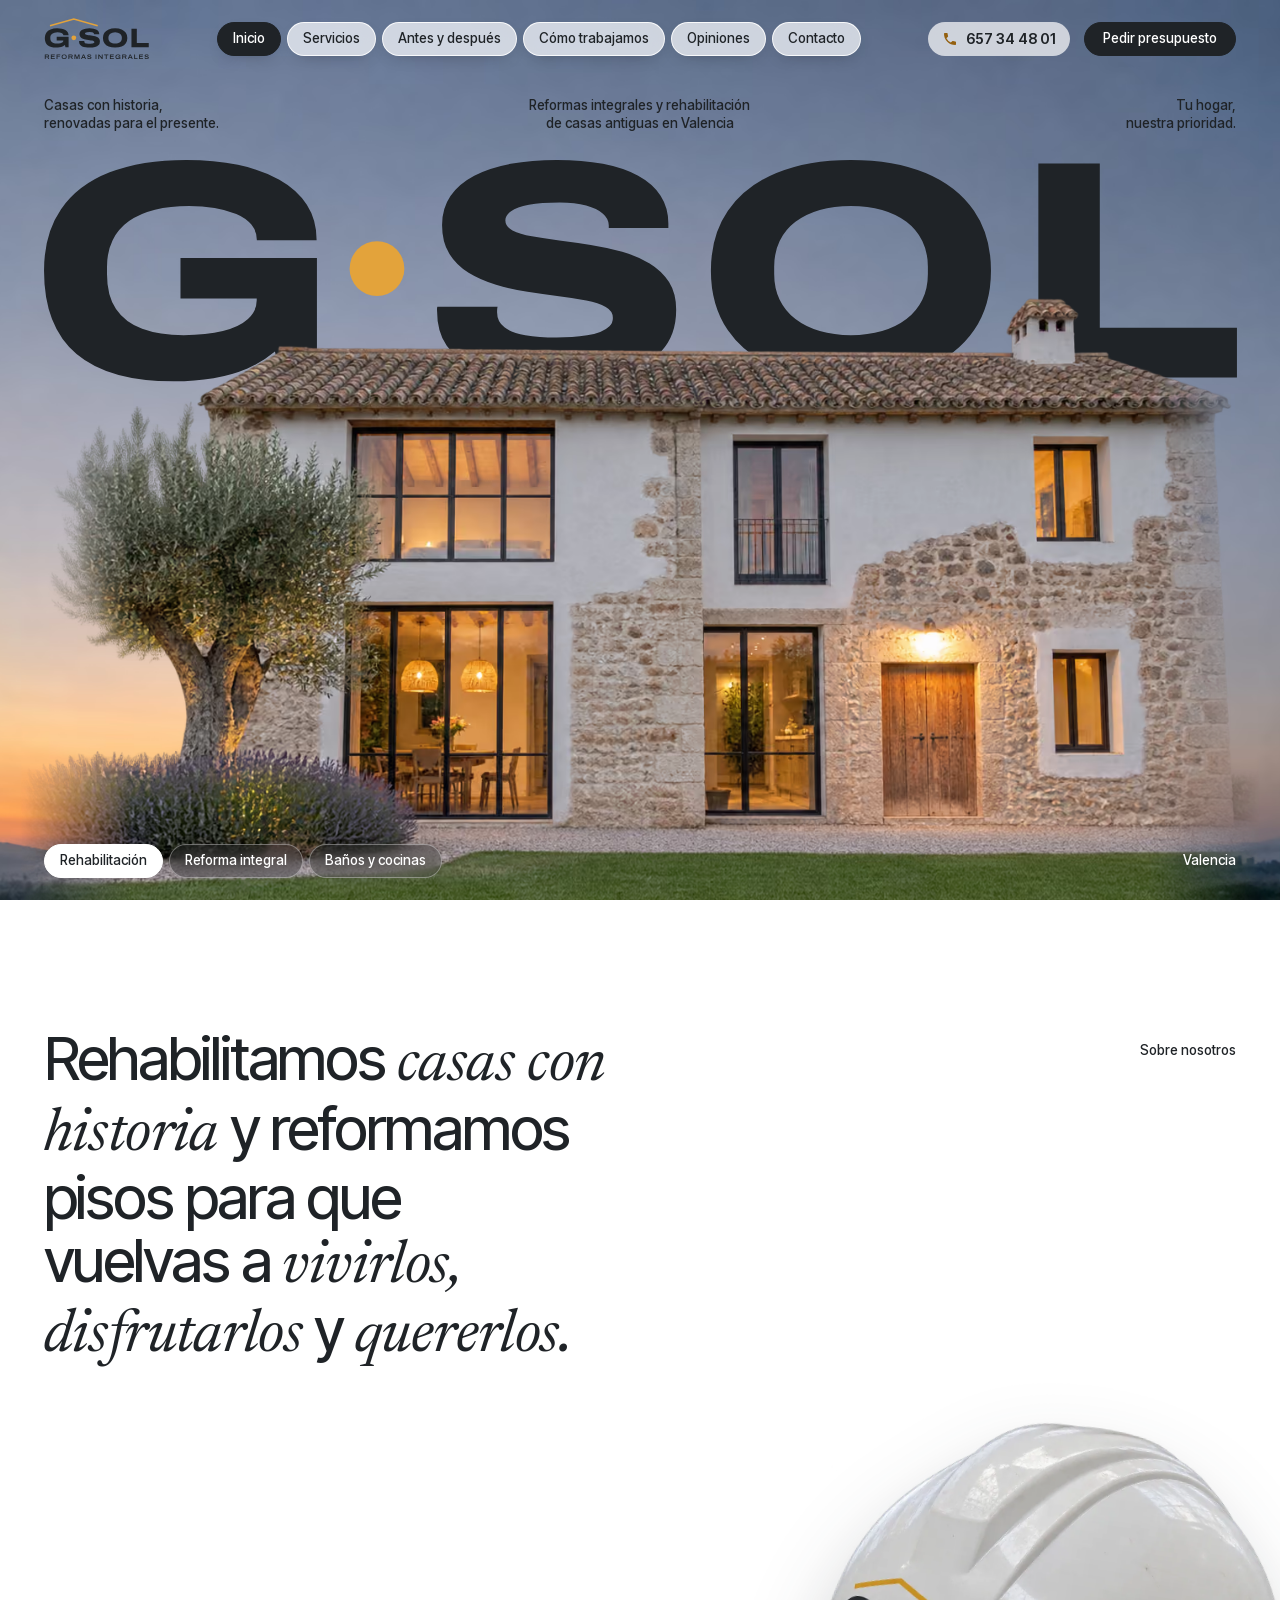
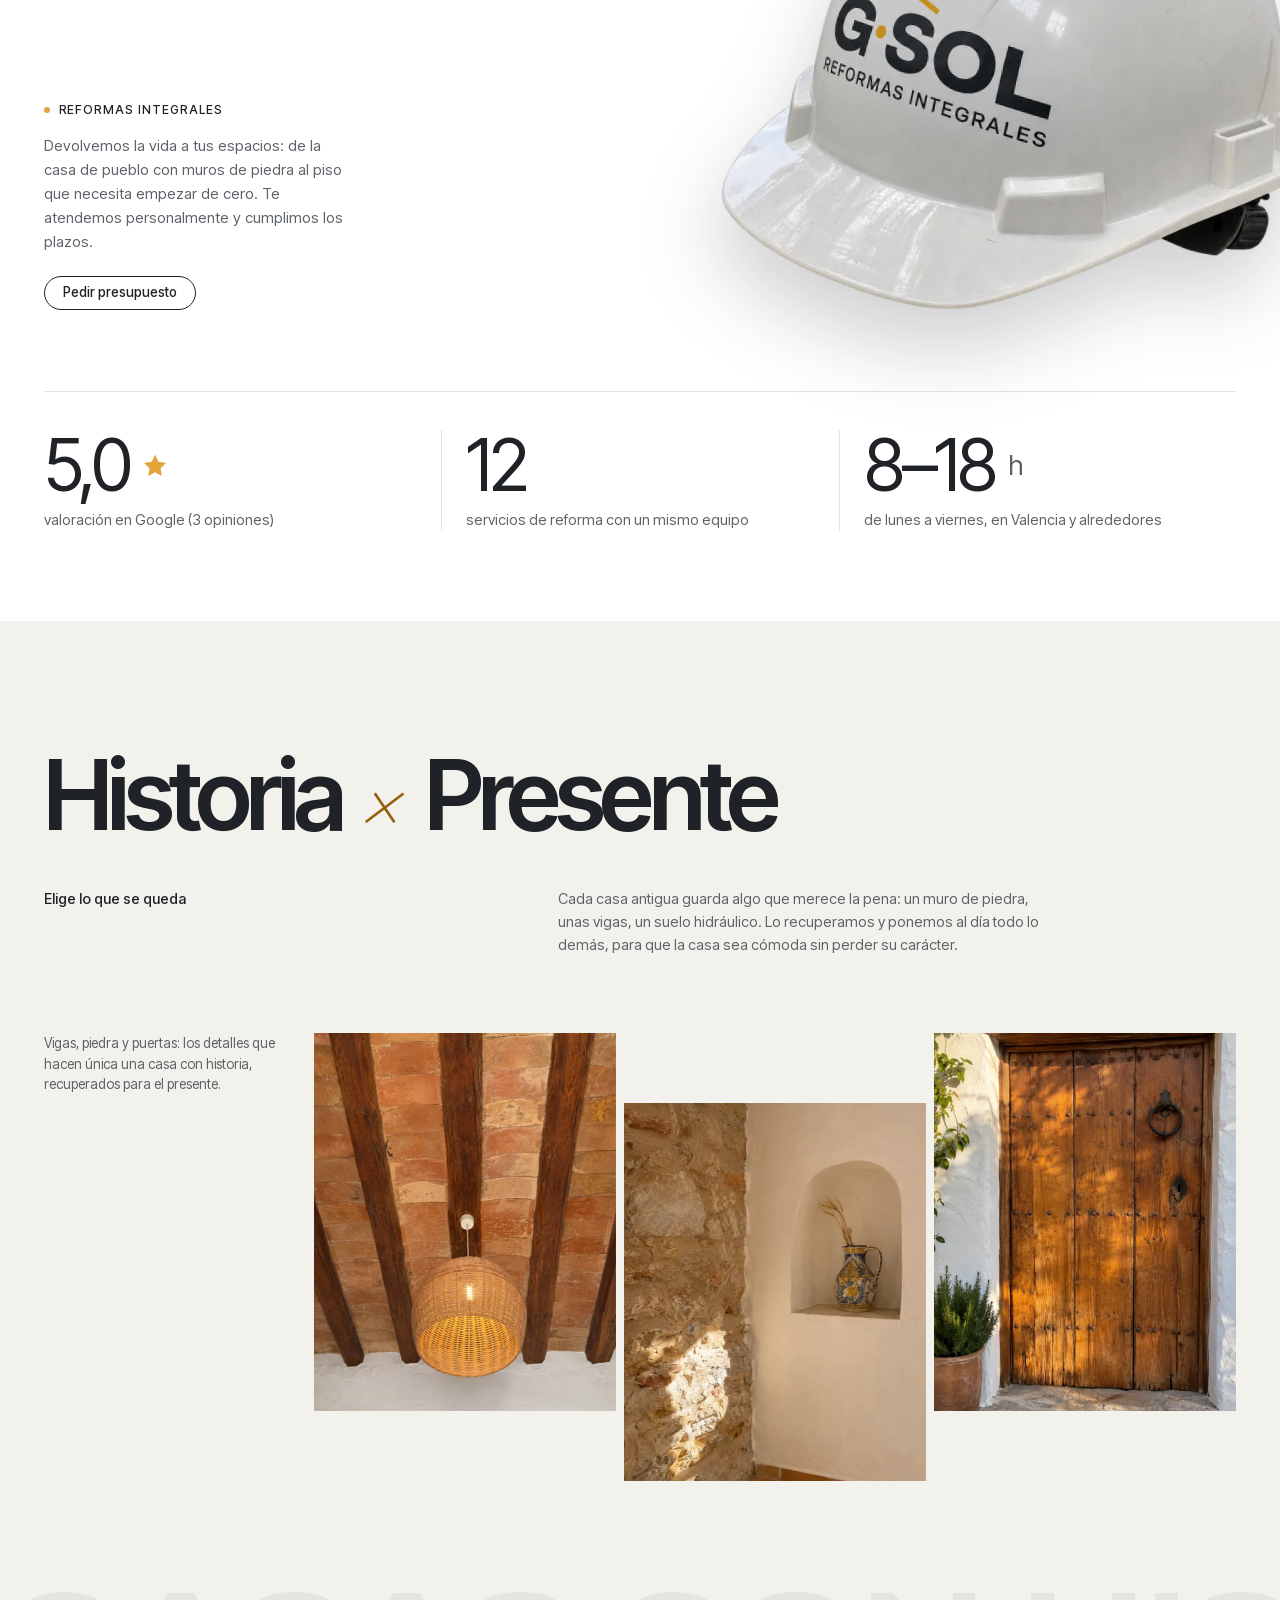
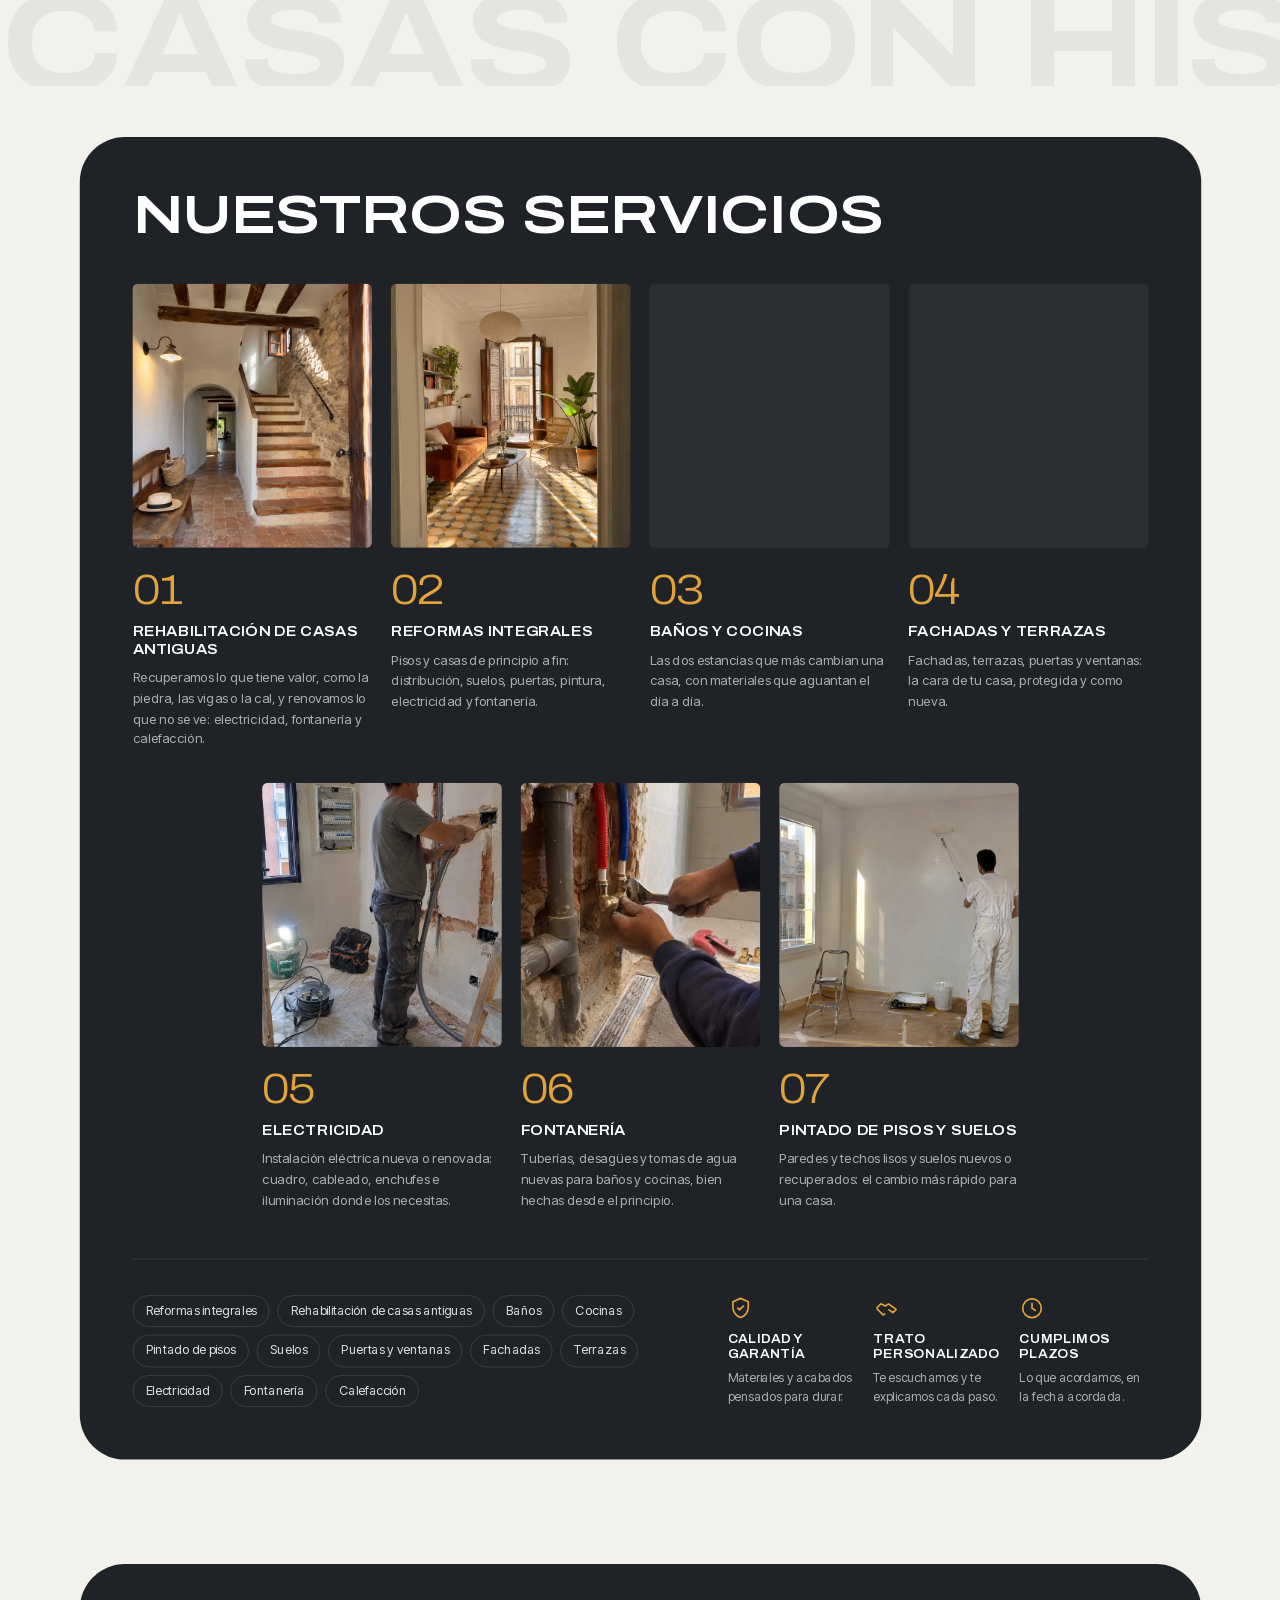
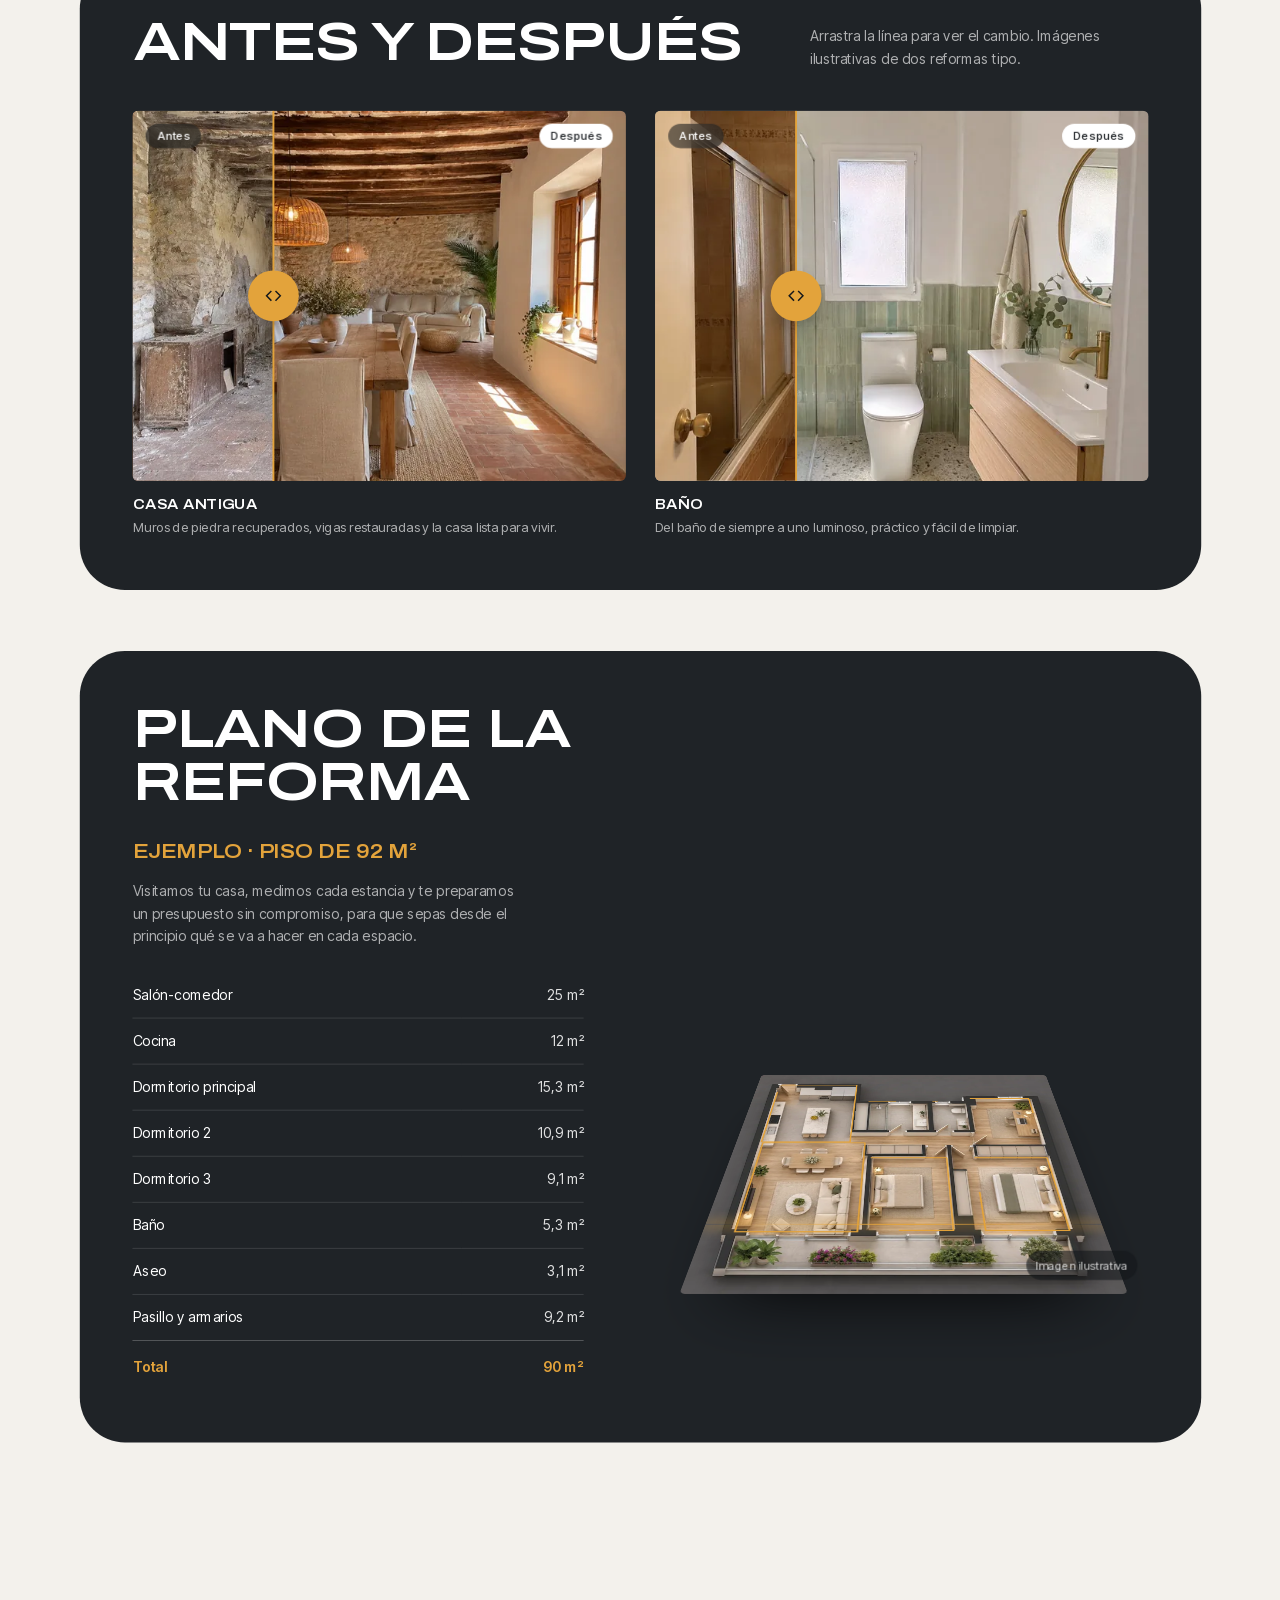
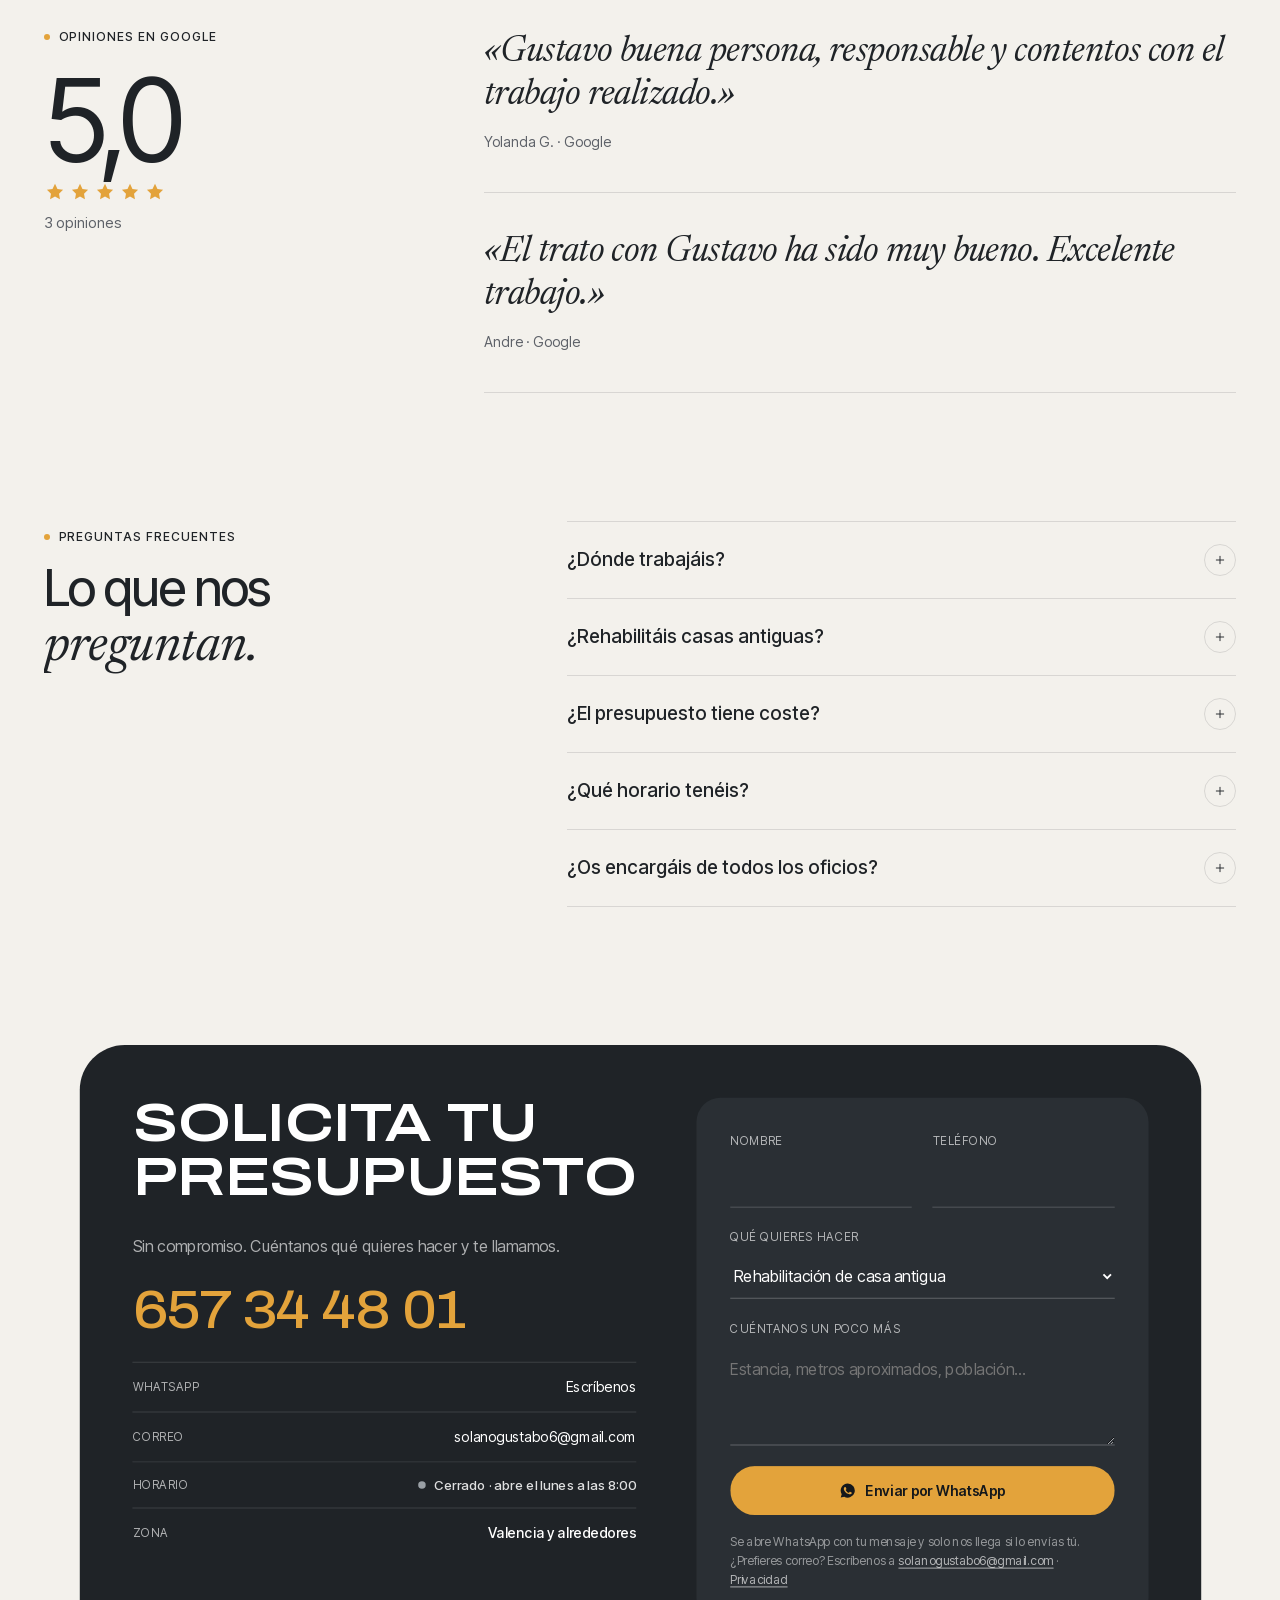
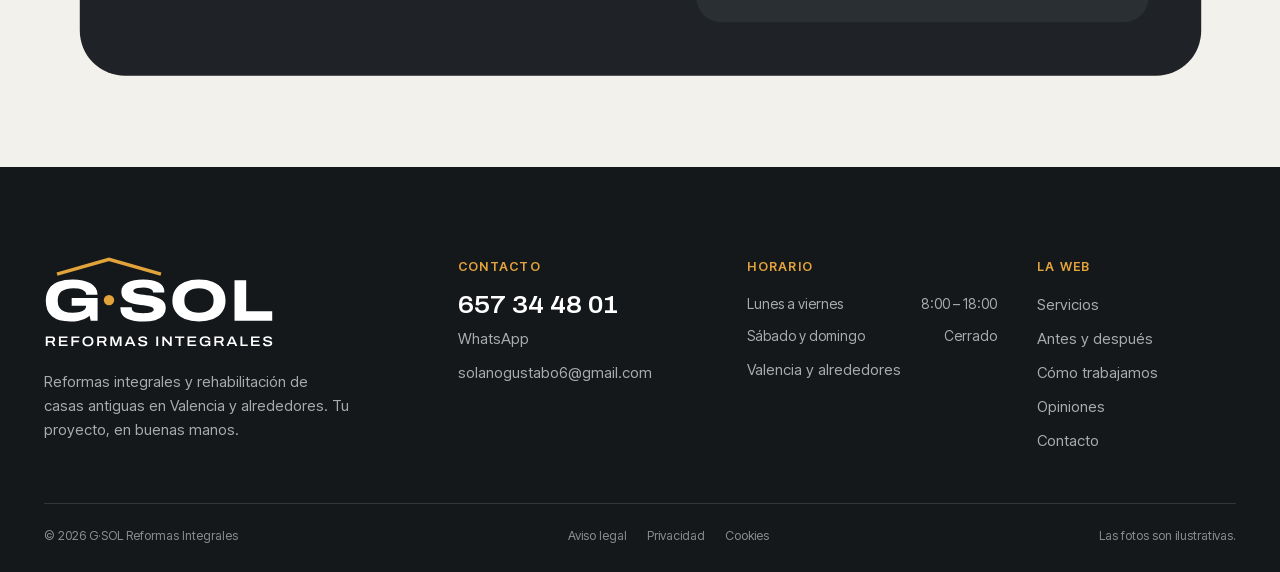
<file: index.html>
<!doctype html>
<html lang="es">
<head>
<meta charset="utf-8">
<meta name="viewport" content="width=device-width, initial-scale=1, viewport-fit=cover">
<title>Reformas y rehabilitación de casas antiguas en Valencia | G·SOL Reformas Integrales</title>
<meta name="description" content="Reformas integrales y rehabilitación de casas antiguas en Valencia: baños, cocinas, suelos, fachadas y terrazas. Presupuesto sin compromiso. Tel. 657 34 48 01.">
<link rel="canonical" href="https://nocodya-hue.github.io/gsol-reforma/">
<meta name="theme-color" content="#1F2327">
<meta property="og:type" content="website"><meta property="og:locale" content="es_ES"><meta property="og:title" content="Reformas y rehabilitación de casas antiguas en Valencia | G·SOL Reformas Integrales"><meta property="og:description" content="Reformas integrales y rehabilitación de casas antiguas en Valencia: baños, cocinas, suelos, fachadas y terrazas. Presupuesto sin compromiso. Tel. 657 34 48 01."><meta property="og:url" content="https://nocodya-hue.github.io/gsol-reforma/"><meta property="og:image" content="https://nocodya-hue.github.io/gsol-reforma/media/img/srv-rehabilitacion-1080.webp">
<link rel="icon" href="favicon.svg" type="image/svg+xml">
<link rel="preload" as="font" href="fonts/archivo-var.woff2" type="font/woff2" crossorigin>
<link rel="preload" as="font" href="fonts/inter-tight-var.woff2" type="font/woff2" crossorigin>
<link rel="preload" as="image" type="image/avif" imagesrcset="media/img/hero-casa-640.avif 640w, media/img/hero-casa-1080.avif 1080w, media/img/hero-casa-1536.avif 1536w" imagesizes="(max-width: 760px) 150vw, min(100vw, 1300px)" fetchpriority="high">
<link rel="preload" as="image" type="image/avif" imagesrcset="media/img/cielo-640.avif 640w, media/img/cielo-1080.avif 1080w, media/img/cielo-1536.avif 1536w" imagesizes="100vw">
<script>document.documentElement.classList.add('js')</script>
<link rel="stylesheet" href="css/main.css?v=mvpegfr2">
<script type="application/ld+json">{"@context":"https://schema.org","@type":"HomeAndConstructionBusiness","@id":"https://nocodya-hue.github.io/gsol-reforma/#negocio","name":"G·SOL Reformas Integrales","alternateName":"GSOL Reformas Integrales","url":"https://nocodya-hue.github.io/gsol-reforma/","telephone":"+34657344801","email":"solanogustabo6@gmail.com","image":"https://nocodya-hue.github.io/gsol-reforma/media/img/srv-rehabilitacion-1080.webp","logo":"https://nocodya-hue.github.io/gsol-reforma/media/logo-gsol.svg","description":"Reformas integrales y rehabilitación de casas antiguas en Valencia: baños, cocinas, suelos, fachadas, terrazas, electricidad, fontanería y calefacción.","address":{"@type":"PostalAddress","addressLocality":"Valencia","addressRegion":"Valencia","addressCountry":"ES"},"geo":{"@type":"GeoCoordinates","latitude":39.4077852,"longitude":-0.3615113},"areaServed":{"@type":"City","name":"Valencia"},"openingHoursSpecification":[{"@type":"OpeningHoursSpecification","dayOfWeek":"Monday","opens":"08:00","closes":"18:00"},{"@type":"OpeningHoursSpecification","dayOfWeek":"Tuesday","opens":"08:00","closes":"18:00"},{"@type":"OpeningHoursSpecification","dayOfWeek":"Wednesday","opens":"08:00","closes":"18:00"},{"@type":"OpeningHoursSpecification","dayOfWeek":"Thursday","opens":"08:00","closes":"18:00"},{"@type":"OpeningHoursSpecification","dayOfWeek":"Friday","opens":"08:00","closes":"18:00"}],"aggregateRating":{"@type":"AggregateRating","ratingValue":"5.0","reviewCount":3,"bestRating":"5"},"makesOffer":[{"@type":"Offer","itemOffered":{"@type":"Service","name":"Reformas integrales"}},{"@type":"Offer","itemOffered":{"@type":"Service","name":"Rehabilitación de casas antiguas"}},{"@type":"Offer","itemOffered":{"@type":"Service","name":"Baños"}},{"@type":"Offer","itemOffered":{"@type":"Service","name":"Cocinas"}},{"@type":"Offer","itemOffered":{"@type":"Service","name":"Pintado de pisos"}},{"@type":"Offer","itemOffered":{"@type":"Service","name":"Suelos"}},{"@type":"Offer","itemOffered":{"@type":"Service","name":"Puertas y ventanas"}},{"@type":"Offer","itemOffered":{"@type":"Service","name":"Fachadas"}},{"@type":"Offer","itemOffered":{"@type":"Service","name":"Terrazas"}},{"@type":"Offer","itemOffered":{"@type":"Service","name":"Electricidad"}},{"@type":"Offer","itemOffered":{"@type":"Service","name":"Fontanería"}},{"@type":"Offer","itemOffered":{"@type":"Service","name":"Calefacción"}}]}</script>
<script type="application/ld+json">{"@context":"https://schema.org","@type":"FAQPage","mainEntity":[{"@type":"Question","name":"¿Dónde trabajáis?","acceptedAnswer":{"@type":"Answer","text":"En Valencia y alrededores. Cuéntanos dónde está tu casa y te decimos si podemos ir."}},{"@type":"Question","name":"¿Rehabilitáis casas antiguas?","acceptedAnswer":{"@type":"Answer","text":"Sí, es nuestra especialidad: casas con historia que renovamos para el presente, recuperando lo que vale la pena y poniendo al día instalaciones y acabados."}},{"@type":"Question","name":"¿El presupuesto tiene coste?","acceptedAnswer":{"@type":"Answer","text":"No. Solicita tu presupuesto sin compromiso por teléfono, WhatsApp o correo."}},{"@type":"Question","name":"¿Qué horario tenéis?","acceptedAnswer":{"@type":"Answer","text":"De lunes a viernes, de 8:00 a 18:00."}},{"@type":"Question","name":"¿Os encargáis de todos los oficios?","acceptedAnswer":{"@type":"Answer","text":"Sí: suelos, pintura, puertas y ventanas, fachadas, electricidad, fontanería y calefacción, para que tengas un solo equipo."}}]}</script>
</head>
<body>
<a class="saltar" href="#contenido">Saltar al contenido</a>
<header class="cab" data-cab>
  <a class="cab__marca" href="./" aria-label="G·SOL Reformas Integrales, inicio"><svg class="logo cab__logo" viewBox="-30 -1080 3894 1549" role="img" aria-label="">
<path class="lg-sol" d="M190.0999999999999 -790 L1070.1 -1040 L1950.1 -790" fill="none" stroke-width="58" stroke-linejoin="miter" stroke-linecap="butt"/><path class="lg-letra" transform="translate(-56.5 0)" d="M473.9 12Q265.4 12 161 -76Q56.5 -164 56.5 -343.5Q56.5 -461 110.7 -540.2Q164.9 -619.5 267.5 -659.5Q370.2 -699.5 514 -699.5Q603.6 -699.5 679.8 -683.5Q756 -667.5 812.8 -635.5Q869.7 -603.6 901.2 -555.1Q932.6 -506.6 932.6 -441.6H740.6Q740.6 -470.4 722.9 -491.6Q705.3 -512.8 674.5 -525.8Q643.8 -538.9 604.7 -545.2Q565.7 -551.4 522.4 -551.4Q461.7 -551.4 413 -539.4Q364.2 -527.4 329.7 -502.8Q295.2 -478.2 277 -441.5Q258.9 -404.8 258.9 -356V-332Q258.9 -263.1 287.8 -219.9Q316.8 -176.7 371.9 -156.4Q427 -136 505.3 -136Q578.7 -136 631.4 -149.2Q684 -162.4 712 -187.9Q740.1 -213.5 740.1 -248.3V-254.4H495.1V-384H933.6V0H817.6L798.7 -83.3Q760.3 -50.7 710.4 -29.3Q660.6 -8 601.3 2Q541.9 12 473.9 12Z"/><circle class="lg-sol" cx="1070.1" cy="-350" r="88"/><path class="lg-letra" transform="translate(1211.8 0)" d="M449.2 12Q366 12 293.7 2Q221.3 -8 167 -32.9Q112.7 -57.9 82 -102.6Q51.3 -147.3 51.3 -216.3Q51.3 -218.3 51.3 -221.6Q51.3 -224.8 52.3 -227.8H245.9Q244.9 -223.8 244.6 -219.2Q244.3 -214.7 244.3 -209.6Q244.3 -179.1 268 -161.3Q291.6 -143.4 335 -136.1Q378.3 -128.8 435.7 -128.8Q459.9 -128.8 485.1 -130.3Q510.3 -131.9 533.7 -135.7Q557.1 -139.5 575.8 -146.6Q594.4 -153.7 605.5 -164.8Q616.5 -175.9 616.5 -191.5Q616.5 -213.7 593.5 -226.5Q570.5 -239.4 531.2 -247.2Q491.9 -255.1 443.1 -261.1Q394.3 -267.2 342 -275.4Q289.7 -283.7 240.9 -298.2Q192.1 -312.7 152.8 -336.7Q113.5 -360.6 90.5 -398.3Q67.5 -436 67.5 -490.4Q67.5 -544.2 94.5 -583.6Q121.6 -623 170.9 -648.7Q220.2 -674.4 287.9 -687Q355.5 -699.5 436.2 -699.5Q518.4 -699.5 584.5 -686.7Q650.7 -673.9 697.7 -648.3Q744.7 -622.8 769.8 -584.4Q794.8 -546 794.8 -494.8V-480.7H603.3V-489.4Q603.3 -510.4 584.6 -526.7Q565.8 -543 530.6 -552.8Q495.3 -562.5 445.7 -562.5Q385.2 -562.5 346.4 -555Q307.6 -547.4 289.2 -534.3Q270.9 -521.2 270.9 -505.5Q270.9 -484.9 293.9 -472.8Q316.9 -460.7 356.2 -453.7Q395.5 -446.6 444.3 -440.6Q493.1 -434.5 545.4 -426.2Q597.7 -418 646.5 -404.2Q695.3 -390.4 734.6 -366.7Q773.9 -343 796.9 -306.7Q819.9 -270.5 819.9 -217.6Q819.9 -135.2 772.2 -84.5Q724.6 -33.9 640.9 -10.9Q557.2 12 449.2 12ZM1381.2 12Q1243.2 12 1142 -30.2Q1040.9 -72.4 986.2 -151.9Q931.5 -231.4 931.5 -343.5Q931.5 -456.6 986.2 -536Q1040.9 -615.5 1142 -657.5Q1243.2 -699.5 1381.2 -699.5Q1521 -699.5 1621.7 -657.5Q1722.3 -615.5 1777 -536Q1831.7 -456.6 1831.7 -343.5Q1831.7 -231.4 1777 -151.9Q1722.3 -72.4 1621.7 -30.2Q1521 12 1381.2 12ZM1381.6 -136Q1436.4 -136 1481.7 -149.3Q1527 -162.6 1560 -187.9Q1593 -213.3 1611 -250Q1628.9 -286.8 1628.9 -333V-356.5Q1628.9 -402.5 1611 -438.8Q1593 -475.2 1560 -500.3Q1527 -525.4 1481.7 -538.4Q1436.4 -551.4 1381.6 -551.4Q1326.8 -551.4 1281.5 -538.4Q1236.2 -525.4 1203.2 -500.3Q1170.2 -475.2 1152.5 -438.8Q1134.9 -402.5 1134.9 -356.5V-333Q1134.9 -286.8 1152.5 -250Q1170.2 -213.3 1203.2 -187.9Q1236.2 -162.6 1281.5 -149.3Q1326.8 -136 1381.6 -136ZM1984 0V-687.5H2181.4V-160.3H2622.2V0Z"/><path class="lg-letra" transform="translate(-21.1 428.9) scale(0.2384)" d="M88.3 0V-686.4H534.2Q607.7 -686.4 655.5 -659Q703.4 -631.6 727.3 -583.8Q751.1 -536.1 751.1 -474.7Q751.1 -409.8 720 -357.6Q688.9 -305.3 627.4 -278.3L771.8 0H625L497.2 -254.6H220.6V0ZM220.6 -365.1H510.6Q561.1 -365.1 588.6 -394.7Q616.2 -424.2 616.2 -473.4Q616.2 -505.7 604.1 -528.2Q592.1 -550.7 568.6 -562.6Q545.1 -574.5 510.6 -574.5H220.6ZM1022.3 0V-686.4H1631.4V-574.5H1154.6V-406.3H1580.1V-294.3H1154.6V-111.9H1638.4V0ZM1908.3 0V-686.4H2475.8V-574.5H2040.6V-391H2434.5V-279.1H2040.6V0ZM3083.1 12Q2962.4 12 2874.5 -27.9Q2786.6 -67.9 2739.5 -147.1Q2692.4 -226.3 2692.4 -343.2Q2692.4 -461.1 2739.5 -539.8Q2786.6 -618.5 2874.5 -658.5Q2962.4 -698.4 3083.1 -698.4Q3204.9 -698.4 3292.4 -658.5Q3380 -618.5 3427.1 -539.8Q3474.2 -461.1 3474.2 -343.2Q3474.2 -226.3 3427.1 -147.1Q3380 -67.9 3292.4 -27.9Q3204.9 12 3083.1 12ZM3083.3 -99.5Q3141.3 -99.5 3188.1 -114.1Q3234.8 -128.8 3268.4 -157.7Q3302 -186.7 3320.3 -230.4Q3338.5 -274.1 3338.5 -332V-354.4Q3338.5 -412.6 3320.3 -456.4Q3302 -500.2 3268.4 -529.1Q3234.8 -558.1 3188.1 -572.5Q3141.3 -587 3083.3 -587Q3025.3 -587 2978.5 -572.5Q2931.7 -558.1 2898.1 -529.1Q2864.5 -500.2 2846.7 -456.4Q2829 -412.6 2829 -354.4V-332Q2829 -274.1 2846.7 -230.4Q2864.5 -186.7 2898.1 -157.7Q2931.8 -128.8 2978.5 -114.1Q3025.3 -99.5 3083.3 -99.5ZM3740.3 0V-686.4H4186.2Q4259.7 -686.4 4307.5 -659Q4355.4 -631.6 4379.3 -583.8Q4403.1 -536.1 4403.1 -474.7Q4403.1 -409.8 4372 -357.6Q4340.9 -305.3 4279.4 -278.3L4423.8 0H4277L4149.2 -254.6H3872.6V0ZM3872.6 -365.1H4162.6Q4213.1 -365.1 4240.6 -394.7Q4268.2 -424.2 4268.2 -473.4Q4268.2 -505.7 4256.1 -528.2Q4244.1 -550.7 4220.6 -562.6Q4197.1 -574.5 4162.6 -574.5H3872.6ZM4674.3 0V-686.4H4880.6L5022.6 -303.6Q5029.1 -285.9 5037.6 -260.1Q5046.2 -234.2 5054.9 -208.2Q5063.6 -182.1 5069.8 -161.6H5077.2Q5082.5 -180 5090.3 -205Q5098.1 -230 5106.6 -256.2Q5115.1 -282.4 5122.4 -303.1L5264.4 -686.4H5467.7V0H5335.4V-390.3Q5335.4 -420.8 5336.1 -454Q5336.8 -487.2 5338 -514.1Q5339.2 -541.1 5339.6 -552.4H5331.7Q5328 -540.2 5320.2 -515.4Q5312.3 -490.6 5303.9 -463.6Q5295.6 -436.5 5288.6 -416.5L5131.2 0H5006.1L4848.3 -416Q4840.9 -436.1 4833 -460.8Q4825.1 -485.5 4818.1 -510Q4811.1 -534.6 4805.7 -552.4H4797.8Q4798.7 -532.8 4799.4 -504.2Q4800.1 -475.6 4800.8 -445.7Q4801.6 -415.9 4801.6 -390.3V0ZM5691.1 0 5996 -686.4H6154.9L6460.3 0H6315.8L6253 -145.3H5890L5827.3 0ZM5937.5 -255.1H6205.1L6127.1 -439.2Q6122.5 -449.7 6115.1 -467.9Q6107.7 -486.1 6099.9 -506.5Q6092.1 -526.9 6085.2 -545Q6078.3 -563.1 6074.8 -572.2H6068.2Q6060.6 -552.1 6050.5 -526Q6040.4 -499.9 6031 -476.3Q6021.6 -452.6 6015.5 -438.8ZM6975.6 12Q6909.1 12 6849.7 1.2Q6790.2 -9.6 6745 -34.8Q6699.7 -60 6674 -101.4Q6648.3 -142.8 6648.3 -203.9Q6648.3 -208.3 6648.5 -212.8Q6648.8 -217.4 6649.3 -220.1H6781.3Q6780.8 -216.9 6780.3 -211.2Q6779.8 -205.5 6779.8 -199.7Q6779.8 -166.3 6803.5 -143.8Q6827.3 -121.2 6871.5 -109.9Q6915.8 -98.6 6975.1 -98.6Q7005.9 -98.6 7034 -101.9Q7062.1 -105.2 7085.7 -111.7Q7109.4 -118.3 7127 -128.6Q7144.6 -139 7154.3 -153.3Q7163.9 -167.7 7163.9 -186Q7163.9 -214.9 7143 -233.1Q7122.2 -251.3 7086.7 -263.4Q7051.3 -275.4 7006.9 -284.5Q6962.4 -293.5 6915.2 -303.3Q6868 -313.1 6823.5 -327.9Q6779.1 -342.7 6743.7 -364.9Q6708.2 -387.2 6687.4 -421.8Q6666.5 -456.4 6666.5 -506Q6666.5 -552.7 6687.6 -588.7Q6708.6 -624.7 6749 -649.1Q6789.4 -673.6 6846.9 -686Q6904.3 -698.4 6977.1 -698.4Q7047.4 -698.4 7103 -685.6Q7158.6 -672.8 7197.4 -647.6Q7236.2 -622.4 7256.5 -585.8Q7276.8 -549.2 7276.8 -501.6V-487.4H7146.6V-500Q7146.6 -526.6 7125.5 -546.1Q7104.4 -565.5 7067.2 -576.7Q7030 -587.8 6981.3 -587.8Q6920.8 -587.8 6880.9 -578.5Q6841 -569.1 6821.3 -552.1Q6801.6 -535 6801.6 -512Q6801.6 -486.6 6822.4 -470.2Q6843.3 -453.8 6878.7 -443Q6914.2 -432.2 6958.6 -423.4Q7003.1 -414.6 7050.3 -404.4Q7097.5 -394.1 7141.9 -379.7Q7186.4 -365.3 7221.8 -342.5Q7257.3 -319.7 7278.1 -285.7Q7299 -251.6 7299 -202.8Q7299 -125 7257.7 -77.6Q7216.4 -30.2 7143.5 -9.1Q7070.6 12 6975.6 12ZM7938.3 0V-686.4H8070.6V0ZM8367.3 0V-686.4H8493.1L8835.8 -289.7Q8844.6 -281.3 8856.6 -266.9Q8868.7 -252.5 8881 -237.9Q8893.3 -223.3 8901 -212.5H8907.4Q8906.9 -230.3 8906.3 -252.1Q8905.6 -274 8905.6 -290.7V-686.4H9033V0H8910L8565.7 -400.8Q8549 -419.1 8529.5 -443.1Q8510.1 -467.1 8499.3 -480.1H8493.3Q8493.8 -466.4 8494.2 -443.6Q8494.6 -420.9 8494.6 -394.2V0ZM9528.6 0V-571H9266V-686.4H9924.2V-571H9660.9V0ZM10157.3 0V-686.4H10766.4V-574.5H10289.6V-406.3H10715.1V-294.3H10289.6V-111.9H10773.4V0ZM11390.4 12Q11207.1 12 11111.6 -74.9Q11016.1 -161.8 11016.1 -343Q11016.1 -461.7 11062.9 -540.7Q11109.7 -619.7 11198.4 -659.1Q11287.2 -698.4 11411.5 -698.4Q11490 -698.4 11556 -683.2Q11621.9 -668 11670.7 -637.1Q11719.5 -606.2 11746.2 -559.3Q11772.9 -512.4 11772.9 -448.5H11640.5Q11640.5 -485.4 11622.4 -511.9Q11604.3 -538.4 11572.8 -555.1Q11541.3 -571.7 11501 -579.3Q11460.7 -587 11415.9 -587Q11355.7 -587 11306.9 -573.3Q11258.1 -559.5 11223.5 -530.9Q11188.9 -502.2 11170.6 -458.3Q11152.3 -414.4 11152.3 -354.5V-332Q11152.3 -249.7 11181.7 -198.4Q11211 -147.1 11266.7 -123.3Q11322.5 -99.5 11400.6 -99.5Q11480.4 -99.5 11533.9 -118Q11587.5 -136.6 11614.9 -172Q11642.4 -207.5 11642.4 -257.3V-266H11389.3V-373.5H11773.4V0H11684.4L11671.4 -85Q11638.6 -51.1 11595.6 -29.6Q11552.7 -8.2 11501.3 1.9Q11449.9 12 11390.4 12ZM12063.3 0V-686.4H12509.2Q12582.7 -686.4 12630.5 -659Q12678.4 -631.6 12702.3 -583.8Q12726.1 -536.1 12726.1 -474.7Q12726.1 -409.8 12695 -357.6Q12663.9 -305.3 12602.4 -278.3L12746.8 0H12600L12472.2 -254.6H12195.6V0ZM12195.6 -365.1H12485.6Q12536.1 -365.1 12563.6 -394.7Q12591.2 -424.2 12591.2 -473.4Q12591.2 -505.7 12579.1 -528.2Q12567.1 -550.7 12543.6 -562.6Q12520.1 -574.5 12485.6 -574.5H12195.6ZM12924.1 0 13229 -686.4H13387.9L13693.3 0H13548.8L13486 -145.3H13123L13060.3 0ZM13170.5 -255.1H13438.1L13360.1 -439.2Q13355.5 -449.7 13348.1 -467.9Q13340.7 -486.1 13332.9 -506.5Q13325.1 -526.9 13318.2 -545Q13311.3 -563.1 13307.8 -572.2H13301.2Q13293.6 -552.1 13283.5 -526Q13273.4 -499.9 13264 -476.3Q13254.6 -452.6 13248.5 -438.8ZM13916.3 0V-686.4H14048.6V-115.9H14435.9V0ZM14669.3 0V-686.4H15278.4V-574.5H14801.6V-406.3H15227.1V-294.3H14801.6V-111.9H15285.4V0ZM15847.6 12Q15781.1 12 15721.7 1.2Q15662.2 -9.6 15617 -34.8Q15571.7 -60 15546 -101.4Q15520.3 -142.8 15520.3 -203.9Q15520.3 -208.3 15520.5 -212.8Q15520.8 -217.4 15521.3 -220.1H15653.3Q15652.8 -216.9 15652.3 -211.2Q15651.8 -205.5 15651.8 -199.7Q15651.8 -166.3 15675.5 -143.8Q15699.3 -121.2 15743.5 -109.9Q15787.8 -98.6 15847.1 -98.6Q15877.9 -98.6 15906 -101.9Q15934.1 -105.2 15957.7 -111.7Q15981.4 -118.3 15999 -128.6Q16016.6 -139 16026.3 -153.3Q16035.9 -167.7 16035.9 -186Q16035.9 -214.9 16015 -233.1Q15994.2 -251.3 15958.7 -263.4Q15923.3 -275.4 15878.9 -284.5Q15834.4 -293.5 15787.2 -303.3Q15740 -313.1 15695.5 -327.9Q15651.1 -342.7 15615.7 -364.9Q15580.2 -387.2 15559.4 -421.8Q15538.5 -456.4 15538.5 -506Q15538.5 -552.7 15559.6 -588.7Q15580.6 -624.7 15621 -649.1Q15661.4 -673.6 15718.9 -686Q15776.3 -698.4 15849.1 -698.4Q15919.4 -698.4 15975 -685.6Q16030.6 -672.8 16069.4 -647.6Q16108.2 -622.4 16128.5 -585.8Q16148.8 -549.2 16148.8 -501.6V-487.4H16018.6V-500Q16018.6 -526.6 15997.5 -546.1Q15976.4 -565.5 15939.2 -576.7Q15902 -587.8 15853.3 -587.8Q15792.8 -587.8 15752.9 -578.5Q15713 -569.1 15693.3 -552.1Q15673.6 -535 15673.6 -512Q15673.6 -486.6 15694.4 -470.2Q15715.3 -453.8 15750.7 -443Q15786.2 -432.2 15830.6 -423.4Q15875.1 -414.6 15922.3 -404.4Q15969.5 -394.1 16013.9 -379.7Q16058.4 -365.3 16093.8 -342.5Q16129.3 -319.7 16150.1 -285.7Q16171 -251.6 16171 -202.8Q16171 -125 16129.7 -77.6Q16088.4 -30.2 16015.5 -9.1Q15942.6 12 15847.6 12Z"/>
</svg></a>
  <nav class="cab__nav pildoras" aria-label="Principal"><a class="pildora es-activa" href="./">Inicio</a><a class="pildora" href="#servicios">Servicios</a><a class="pildora" href="#antes-despues">Antes y después</a><a class="pildora" href="#plano">Cómo trabajamos</a><a class="pildora" href="#opiniones">Opiniones</a><a class="pildora" href="#contacto">Contacto</a></nav>
  <div class="cab__acc">
    <a class="cab__tel" href="tel:+34657344801" aria-label="Llamar al 657 34 48 01"><svg viewBox="0 0 24 24" aria-hidden="true"><path d="M6.6 10.8a15 15 0 0 0 6.6 6.6l2.2-2.2c.3-.3.7-.4 1-.2 1.1.4 2.3.6 3.6.6.6 0 1 .4 1 1V20c0 .6-.4 1-1 1A17 17 0 0 1 3 4c0-.6.4-1 1-1h3.5c.6 0 1 .4 1 1 0 1.3.2 2.5.6 3.6.1.3 0 .7-.2 1z" fill="currentColor"/></svg><span>657 34 48 01</span></a>
    <a class="pildora pildora--linea" href="#contacto">Pedir presupuesto</a>
    <button class="cab__menu" type="button" aria-expanded="false" aria-controls="menu" aria-label="Abrir menú" data-menu><span></span><span></span></button>
  </div>
</header>
<div class="menu" id="menu" data-menu-panel hidden>
  <nav aria-label="Menú"><a href="#servicios"><i>01</i>Servicios</a><a href="#antes-despues"><i>02</i>Antes y después</a><a href="#plano"><i>03</i>Cómo trabajamos</a><a href="#opiniones"><i>04</i>Opiniones</a><a href="#contacto"><i>05</i>Contacto</a></nav>
  <div class="menu__pie"><span class="estado estado--claro" data-estado data-horario='{"0":[],"1":[["08:00","18:00"]],"2":[["08:00","18:00"]],"3":[["08:00","18:00"]],"4":[["08:00","18:00"]],"5":[["08:00","18:00"]],"6":[]}'><i></i><span data-estado-txt>L–V 8:00–18:00</span></span><a class="btn btn--sol btn--ancho" href="tel:+34657344801"><svg viewBox="0 0 24 24" aria-hidden="true"><path d="M6.6 10.8a15 15 0 0 0 6.6 6.6l2.2-2.2c.3-.3.7-.4 1-.2 1.1.4 2.3.6 3.6.6.6 0 1 .4 1 1V20c0 .6-.4 1-1 1A17 17 0 0 1 3 4c0-.6.4-1 1-1h3.5c.6 0 1 .4 1 1 0 1.3.2 2.5.6 3.6.1.3 0 .7-.2 1z" fill="currentColor"/></svg><span>Llamar al 657 34 48 01</span></a></div>
</div>
<main id="contenido">
<section class="hero" id="inicio" data-hero>
  <div class="hero__cielo" aria-hidden="true"><picture><source type="image/avif" srcset="media/img/cielo-640.avif 640w, media/img/cielo-1080.avif 1080w, media/img/cielo-1536.avif 1536w" sizes="100vw"><img src="media/img/cielo-1080.webp" srcset="media/img/cielo-640.webp 640w, media/img/cielo-1080.webp 1080w, media/img/cielo-1536.webp 1536w" sizes="100vw" alt="" loading="eager" decoding="async" onload="this.classList.add('cargada')"></picture></div>
  <div class="env hero__micro">
    <p>Casas con historia,<br>renovadas para el presente.</p>
    <h1>Reformas integrales y rehabilitación<br>de casas antiguas en Valencia</h1>
    <p class="hero__micro-der">Tu hogar,<br>nuestra prioridad.</p>
  </div>
  <div class="hero__gigante" data-gigante><svg class="gigante" viewBox="0 -712 3834 724" aria-hidden="true" focusable="false"><g class="gig gig--letra"><path transform="translate(-56.5 0)" d="M473.9 12Q265.4 12 161 -76Q56.5 -164 56.5 -343.5Q56.5 -461 110.7 -540.2Q164.9 -619.5 267.5 -659.5Q370.2 -699.5 514 -699.5Q603.6 -699.5 679.8 -683.5Q756 -667.5 812.8 -635.5Q869.7 -603.6 901.2 -555.1Q932.6 -506.6 932.6 -441.6H740.6Q740.6 -470.4 722.9 -491.6Q705.3 -512.8 674.5 -525.8Q643.8 -538.9 604.7 -545.2Q565.7 -551.4 522.4 -551.4Q461.7 -551.4 413 -539.4Q364.2 -527.4 329.7 -502.8Q295.2 -478.2 277 -441.5Q258.9 -404.8 258.9 -356V-332Q258.9 -263.1 287.8 -219.9Q316.8 -176.7 371.9 -156.4Q427 -136 505.3 -136Q578.7 -136 631.4 -149.2Q684 -162.4 712 -187.9Q740.1 -213.5 740.1 -248.3V-254.4H495.1V-384H933.6V0H817.6L798.7 -83.3Q760.3 -50.7 710.4 -29.3Q660.6 -8 601.3 2Q541.9 12 473.9 12Z"/></g><g class="gig gig--sol"><circle cx="1070.1" cy="-350" r="88"/></g><g class="gig gig--letra"><path transform="translate(1211.8 0)" d="M449.2 12Q366 12 293.7 2Q221.3 -8 167 -32.9Q112.7 -57.9 82 -102.6Q51.3 -147.3 51.3 -216.3Q51.3 -218.3 51.3 -221.6Q51.3 -224.8 52.3 -227.8H245.9Q244.9 -223.8 244.6 -219.2Q244.3 -214.7 244.3 -209.6Q244.3 -179.1 268 -161.3Q291.6 -143.4 335 -136.1Q378.3 -128.8 435.7 -128.8Q459.9 -128.8 485.1 -130.3Q510.3 -131.9 533.7 -135.7Q557.1 -139.5 575.8 -146.6Q594.4 -153.7 605.5 -164.8Q616.5 -175.9 616.5 -191.5Q616.5 -213.7 593.5 -226.5Q570.5 -239.4 531.2 -247.2Q491.9 -255.1 443.1 -261.1Q394.3 -267.2 342 -275.4Q289.7 -283.7 240.9 -298.2Q192.1 -312.7 152.8 -336.7Q113.5 -360.6 90.5 -398.3Q67.5 -436 67.5 -490.4Q67.5 -544.2 94.5 -583.6Q121.6 -623 170.9 -648.7Q220.2 -674.4 287.9 -687Q355.5 -699.5 436.2 -699.5Q518.4 -699.5 584.5 -686.7Q650.7 -673.9 697.7 -648.3Q744.7 -622.8 769.8 -584.4Q794.8 -546 794.8 -494.8V-480.7H603.3V-489.4Q603.3 -510.4 584.6 -526.7Q565.8 -543 530.6 -552.8Q495.3 -562.5 445.7 -562.5Q385.2 -562.5 346.4 -555Q307.6 -547.4 289.2 -534.3Q270.9 -521.2 270.9 -505.5Q270.9 -484.9 293.9 -472.8Q316.9 -460.7 356.2 -453.7Q395.5 -446.6 444.3 -440.6Q493.1 -434.5 545.4 -426.2Q597.7 -418 646.5 -404.2Q695.3 -390.4 734.6 -366.7Q773.9 -343 796.9 -306.7Q819.9 -270.5 819.9 -217.6Q819.9 -135.2 772.2 -84.5Q724.6 -33.9 640.9 -10.9Q557.2 12 449.2 12ZM1381.2 12Q1243.2 12 1142 -30.2Q1040.9 -72.4 986.2 -151.9Q931.5 -231.4 931.5 -343.5Q931.5 -456.6 986.2 -536Q1040.9 -615.5 1142 -657.5Q1243.2 -699.5 1381.2 -699.5Q1521 -699.5 1621.7 -657.5Q1722.3 -615.5 1777 -536Q1831.7 -456.6 1831.7 -343.5Q1831.7 -231.4 1777 -151.9Q1722.3 -72.4 1621.7 -30.2Q1521 12 1381.2 12ZM1381.6 -136Q1436.4 -136 1481.7 -149.3Q1527 -162.6 1560 -187.9Q1593 -213.3 1611 -250Q1628.9 -286.8 1628.9 -333V-356.5Q1628.9 -402.5 1611 -438.8Q1593 -475.2 1560 -500.3Q1527 -525.4 1481.7 -538.4Q1436.4 -551.4 1381.6 -551.4Q1326.8 -551.4 1281.5 -538.4Q1236.2 -525.4 1203.2 -500.3Q1170.2 -475.2 1152.5 -438.8Q1134.9 -402.5 1134.9 -356.5V-333Q1134.9 -286.8 1152.5 -250Q1170.2 -213.3 1203.2 -187.9Q1236.2 -162.6 1281.5 -149.3Q1326.8 -136 1381.6 -136ZM1984 0V-687.5H2181.4V-160.3H2622.2V0Z"/></g></svg></div>
  <div class="hero__casa" data-casa><picture><source type="image/avif" srcset="media/img/hero-casa-640.avif 640w, media/img/hero-casa-1080.avif 1080w, media/img/hero-casa-1536.avif 1536w" sizes="(max-width: 760px) 150vw, min(100vw, 1300px)"><img src="media/img/hero-casa-1080.webp" srcset="media/img/hero-casa-640.webp 640w, media/img/hero-casa-1080.webp 1080w, media/img/hero-casa-1536.webp 1536w" sizes="(max-width: 760px) 150vw, min(100vw, 1300px)" alt="Alquería valenciana rehabilitada al anochecer, con muros de piedra y ventanales iluminados (imagen ilustrativa)" loading="eager" decoding="sync" fetchpriority="high" onload="this.classList.add('cargada')"></picture></div>
  <div class="env hero__pie">
    <nav class="pildoras pildoras--claras" aria-label="Especialidades"><a class="pildora es-activa" href="#servicios">Rehabilitación</a><a class="pildora" href="#servicios">Reforma integral</a><a class="pildora" href="#servicios">Baños y cocinas</a></nav>
    <span class="hero__lugar">Valencia</span>
  </div>
</section><section class="intro" id="nosotros">
  <div class="env">
    <div class="intro__cab"><h2 class="intro__tit" data-split>Rehabilitamos <em>casas con historia</em> y reformamos pisos para que vuelvas a <em>vivirlos, disfrutarlos</em> y <em>quererlos.</em></h2><span class="intro__lado">Sobre nosotros</span></div>
    <div class="intro__fila">
      <div class="intro__txt">
        <p class="punto">Reformas integrales</p>
        <p>Devolvemos la vida a tus espacios: de la casa de pueblo con muros de piedra al piso que necesita empezar de cero. Te atendemos personalmente y cumplimos los plazos.</p>
        <a class="pildora pildora--linea" href="#contacto">Pedir presupuesto</a>
      </div>
      <figure class="intro__casco" data-casco><img src="media/img/casco-1080.webp" srcset="media/img/casco-640.webp 640w, media/img/casco-1080.webp 1080w" sizes="(max-width: 760px) 90vw, 55vw" alt="Casco de obra blanco con el logo de G·SOL (imagen ilustrativa)" loading="lazy" decoding="async"></figure>
    </div>
    <ul class="cifras">
      <li><b><span data-cuenta="5" data-decimal="1">5,0</span><svg viewBox="0 0 24 24" aria-hidden="true"><path d="M12 3l2.7 5.6 6.1.9-4.4 4.3 1 6.1L12 17l-5.4 2.9 1-6.1L3.2 9.5l6.1-.9z" fill="currentColor"/></svg></b><span>valoración en Google (3 opiniones)</span></li>
      <li><b><span data-cuenta="12">12</span></b><span>servicios de reforma con un mismo equipo</span></li>
      <li><b>8–18<small>h</small></b><span>de lunes a viernes, en Valencia y alrededores</span></li>
    </ul>
  </div>
</section><section class="historia">
  <div class="env">
    <h2 class="historia__tit" data-split>Historia <em>×</em> Presente</h2>
    <div class="historia__fila"><span>Elige lo que se queda</span><p>Cada casa antigua guarda algo que merece la pena: un muro de piedra, unas vigas, un suelo hidráulico. Lo recuperamos y ponemos al día todo lo demás, para que la casa sea cómoda sin perder su carácter.</p></div>
    <div class="galeria">
      <p class="galeria__txt">Vigas, piedra y puertas: los detalles que hacen única una casa con historia, recuperados para el presente.</p>
      <figure class="galeria__f" data-parallax-caja><img src="media/img/galeria-vigas-1080.webp" srcset="media/img/galeria-vigas-640.webp 640w, media/img/galeria-vigas-1080.webp 1080w" sizes="(max-width: 760px) 80vw, 24vw" alt="Techo de vigas de madera restauradas (imagen ilustrativa)" loading="lazy" decoding="async" class="parallax"></figure><figure class="galeria__f" data-parallax-caja><img src="media/img/galeria-piedra-1080.webp" srcset="media/img/galeria-piedra-640.webp 640w, media/img/galeria-piedra-1080.webp 1080w" sizes="(max-width: 760px) 80vw, 24vw" alt="Muro de piedra recuperado junto a una pared de cal con una hornacina (imagen ilustrativa)" loading="lazy" decoding="async" class="parallax"></figure><figure class="galeria__f" data-parallax-caja><img src="media/img/galeria-puerta-1080.webp" srcset="media/img/galeria-puerta-640.webp 640w, media/img/galeria-puerta-1080.webp 1080w" sizes="(max-width: 760px) 80vw, 24vw" alt="Puerta antigua de madera restaurada en una pared de cal (imagen ilustrativa)" loading="lazy" decoding="async" class="parallax"></figure>
    </div>
  </div>
  <p class="lema" aria-hidden="true" data-lema><span>Casas con historia · Casas con historia ·</span></p>
</section><section class="panel-sec" id="servicios">
  <div class="env panel" data-panel>
    <h2 class="panel__tit" data-split>Nuestros servicios</h2>
    <div class="carrusel" data-carrusel>
      <div class="servicios__lista" data-carrusel-pista><article class="srv" data-revela>
        <div class="srv__img"><img src="media/img/srv-rehabilitacion-1080.webp" srcset="media/img/srv-rehabilitacion-640.webp 640w, media/img/srv-rehabilitacion-1080.webp 1080w" sizes="(max-width: 900px) 78vw, 22vw" alt="Entrada y escalera de una casa antigua rehabilitada con piedra y vigas (imagen ilustrativa)" loading="lazy" decoding="async" class="srv__foto"></div>
        <span class="srv__n">01</span>
        <h3>Rehabilitación de casas antiguas</h3>
        <p>Recuperamos lo que tiene valor, como la piedra, las vigas o la cal, y renovamos lo que no se ve: electricidad, fontanería y calefacción.</p>
      </article><article class="srv" data-revela>
        <div class="srv__img"><img src="media/img/srv-integral-1080.webp" srcset="media/img/srv-integral-640.webp 640w, media/img/srv-integral-1080.webp 1080w" sizes="(max-width: 900px) 78vw, 22vw" alt="Piso reformado en Valencia con el suelo hidráulico recuperado (imagen ilustrativa)" loading="lazy" decoding="async" class="srv__foto"></div>
        <span class="srv__n">02</span>
        <h3>Reformas integrales</h3>
        <p>Pisos y casas de principio a fin: distribución, suelos, puertas, pintura, electricidad y fontanería.</p>
      </article><article class="srv" data-revela>
        <div class="srv__img"><img src="media/img/srv-banos-cocinas-1080.webp" srcset="media/img/srv-banos-cocinas-640.webp 640w, media/img/srv-banos-cocinas-1080.webp 1080w" sizes="(max-width: 900px) 78vw, 22vw" alt="Cocina reformada con muebles blancos, nogal y encimera de terrazo (imagen ilustrativa)" loading="lazy" decoding="async" class="srv__foto"></div>
        <span class="srv__n">03</span>
        <h3>Baños y cocinas</h3>
        <p>Las dos estancias que más cambian una casa, con materiales que aguantan el día a día.</p>
      </article><article class="srv" data-revela>
        <div class="srv__img"><img src="media/img/srv-fachadas-1080.webp" srcset="media/img/srv-fachadas-640.webp 640w, media/img/srv-fachadas-1080.webp 1080w" sizes="(max-width: 900px) 78vw, 22vw" alt="Fachada de una casa de pueblo valenciana restaurada (imagen ilustrativa)" loading="lazy" decoding="async" class="srv__foto"></div>
        <span class="srv__n">04</span>
        <h3>Fachadas y terrazas</h3>
        <p>Fachadas, terrazas, puertas y ventanas: la cara de tu casa, protegida y como nueva.</p>
      </article><article class="srv" data-revela>
        <div class="srv__img"><img src="media/img/srv-electricidad-1080.webp" srcset="media/img/srv-electricidad-640.webp 640w, media/img/srv-electricidad-1080.webp 1080w" sizes="(max-width: 900px) 78vw, 22vw" alt="Electricista instalando el cableado y las cajas de enchufes en una reforma (imagen ilustrativa)" loading="lazy" decoding="async" class="srv__foto"></div>
        <span class="srv__n">05</span>
        <h3>Electricidad</h3>
        <p>Instalación eléctrica nueva o renovada: cuadro, cableado, enchufes e iluminación donde los necesitas.</p>
      </article><article class="srv" data-revela>
        <div class="srv__img"><img src="media/img/srv-fontaneria-1080.webp" srcset="media/img/srv-fontaneria-640.webp 640w, media/img/srv-fontaneria-1080.webp 1080w" sizes="(max-width: 900px) 78vw, 22vw" alt="Fontanero conectando tuberías nuevas en un baño en obra (imagen ilustrativa)" loading="lazy" decoding="async" class="srv__foto"></div>
        <span class="srv__n">06</span>
        <h3>Fontanería</h3>
        <p>Tuberías, desagües y tomas de agua nuevas para baños y cocinas, bien hechas desde el principio.</p>
      </article><article class="srv" data-revela>
        <div class="srv__img"><img src="media/img/srv-pintura-1080.webp" srcset="media/img/srv-pintura-640.webp 640w, media/img/srv-pintura-1080.webp 1080w" sizes="(max-width: 900px) 78vw, 22vw" alt="Pintor terminando una pared blanca con rodillo en un piso con suelo nuevo de madera (imagen ilustrativa)" loading="lazy" decoding="async" class="srv__foto"></div>
        <span class="srv__n">07</span>
        <h3>Pintado de pisos y suelos</h3>
        <p>Paredes y techos lisos y suelos nuevos o recuperados: el cambio más rápido para una casa.</p>
      </article></div>
      <div class="carrusel__flechas"><button class="redondo" type="button" data-prev aria-label="Anterior"><svg viewBox="0 0 24 24" aria-hidden="true"><path d="M19 12H5M11 6l-6 6 6 6" fill="none" stroke="currentColor" stroke-width="1.6" stroke-linecap="square"/></svg></button><button class="redondo" type="button" data-next aria-label="Siguiente"><svg viewBox="0 0 24 24" aria-hidden="true"><path d="M5 12h14M13 6l6 6-6 6" fill="none" stroke="currentColor" stroke-width="1.6" stroke-linecap="square"/></svg></button></div>
    </div>
    <div class="panel__pie">
      <ul class="chips"><li class="chip">Reformas integrales</li><li class="chip">Rehabilitación de casas antiguas</li><li class="chip">Baños</li><li class="chip">Cocinas</li><li class="chip">Pintado de pisos</li><li class="chip">Suelos</li><li class="chip">Puertas y ventanas</li><li class="chip">Fachadas</li><li class="chip">Terrazas</li><li class="chip">Electricidad</li><li class="chip">Fontanería</li><li class="chip">Calefacción</li></ul>
      <ul class="valores"><li><svg viewBox="0 0 24 24" aria-hidden="true"><path d="M12 3l7 3v5c0 4.4-3 8.3-7 9.5C8 19.3 5 15.4 5 11V6z M9 11.5l2 2 4-4" fill="none" stroke="currentColor" stroke-width="1.5" stroke-linejoin="round"/></svg><b>Calidad y garantía</b><span>Materiales y acabados pensados para durar.</span></li><li><svg viewBox="0 0 24 24" aria-hidden="true"><path d="M3 12l4-4 4 2 3-2 7 5-3 3-4-3M7 16l2 2 2-1M3 12l4 4" fill="none" stroke="currentColor" stroke-width="1.5" stroke-linejoin="round"/></svg><b>Trato personalizado</b><span>Te escuchamos y te explicamos cada paso.</span></li><li><svg viewBox="0 0 24 24" aria-hidden="true"><circle cx="12" cy="12" r="8.5" fill="none" stroke="currentColor" stroke-width="1.5"/><path d="M12 7.5V12l3 2" fill="none" stroke="currentColor" stroke-width="1.5" stroke-linecap="round"/></svg><b>Cumplimos plazos</b><span>Lo que acordamos, en la fecha acordada.</span></li></ul>
    </div>
  </div>
</section><section class="panel-sec" id="antes-despues">
  <div class="env panel" data-panel>
    <div class="panel__cab"><h2 class="panel__tit" data-split>Antes y después</h2><p>Arrastra la línea para ver el cambio. Imágenes ilustrativas de dos reformas tipo.</p></div>
    <div class="antes__lista"><figure class="comp" data-comp>
  <div class="comp__marco" style="--pos:50%">
    <img src="media/img/casa-despues-1080.webp" srcset="media/img/casa-despues-640.webp 640w, media/img/casa-despues-1080.webp 1080w, media/img/casa-despues-1600.webp 1600w" sizes="(max-width: 900px) 100vw, 45vw" alt="Casa antigua después de la reforma (imagen ilustrativa)" loading="lazy" decoding="async" class="comp__img">
    <div class="comp__a"><img src="media/img/casa-antes-1080.webp" srcset="media/img/casa-antes-640.webp 640w, media/img/casa-antes-1080.webp 1080w, media/img/casa-antes-1600.webp 1600w" sizes="(max-width: 900px) 100vw, 45vw" alt="Casa antigua antes de la reforma (imagen ilustrativa)" loading="lazy" decoding="async" class="comp__img"></div>
    <span class="comp__etq comp__etq--a">Antes</span><span class="comp__etq comp__etq--b">Después</span>
    <span class="comp__linea" aria-hidden="true"><span class="comp__tirador"><svg viewBox="0 0 24 24" aria-hidden="true"><path d="M9 7l-5 5 5 5M15 7l5 5-5 5" fill="none" stroke="currentColor" stroke-width="1.7" stroke-linecap="square"/></svg></span></span>
    <input class="comp__rango" type="range" min="0" max="100" value="50" aria-label="Comparar casa antigua antes y después">
  </div>
  <figcaption><b>Casa antigua</b><span>Muros de piedra recuperados, vigas restauradas y la casa lista para vivir.</span></figcaption>
</figure><figure class="comp" data-comp>
  <div class="comp__marco" style="--pos:50%">
    <img src="media/img/bano-despues-1080.webp" srcset="media/img/bano-despues-640.webp 640w, media/img/bano-despues-1080.webp 1080w, media/img/bano-despues-1600.webp 1600w" sizes="(max-width: 900px) 100vw, 45vw" alt="Baño después de la reforma (imagen ilustrativa)" loading="lazy" decoding="async" class="comp__img">
    <div class="comp__a"><img src="media/img/bano-antes-1080.webp" srcset="media/img/bano-antes-640.webp 640w, media/img/bano-antes-1080.webp 1080w, media/img/bano-antes-1600.webp 1600w" sizes="(max-width: 900px) 100vw, 45vw" alt="Baño antes de la reforma (imagen ilustrativa)" loading="lazy" decoding="async" class="comp__img"></div>
    <span class="comp__etq comp__etq--a">Antes</span><span class="comp__etq comp__etq--b">Después</span>
    <span class="comp__linea" aria-hidden="true"><span class="comp__tirador"><svg viewBox="0 0 24 24" aria-hidden="true"><path d="M9 7l-5 5 5 5M15 7l5 5-5 5" fill="none" stroke="currentColor" stroke-width="1.7" stroke-linecap="square"/></svg></span></span>
    <input class="comp__rango" type="range" min="0" max="100" value="50" aria-label="Comparar baño antes y después">
  </div>
  <figcaption><b>Baño</b><span>Del baño de siempre a uno luminoso, práctico y fácil de limpiar.</span></figcaption>
</figure></div>
  </div>
</section><section class="panel-sec" id="plano">
  <div class="env panel plano" data-panel data-plano>
    <div class="plano__txt">
      <h2 class="panel__tit" data-split>Plano de la reforma</h2>
      <p class="plano__sub">Ejemplo · piso de 92 m²</p>
      <p class="plano__intro">Visitamos tu casa, medimos cada estancia y te preparamos un presupuesto sin compromiso, para que sepas desde el principio qué se va a hacer en cada espacio.</p>
      <table class="plano__tabla"><caption class="oculto">Superficie por estancia del piso de ejemplo</caption><tbody><tr data-fila="0" tabindex="0"><th scope="row">Salón-comedor</th><td><span data-m2="26">26</span> m²</td></tr><tr data-fila="1" tabindex="0"><th scope="row">Cocina</th><td><span data-m2="12">12</span> m²</td></tr><tr data-fila="2" tabindex="0"><th scope="row">Dormitorio principal</th><td><span data-m2="15.6">15,6</span> m²</td></tr><tr data-fila="3" tabindex="0"><th scope="row">Dormitorio 2</th><td><span data-m2="11.1">11,1</span> m²</td></tr><tr data-fila="4" tabindex="0"><th scope="row">Dormitorio 3</th><td><span data-m2="9.3">9,3</span> m²</td></tr><tr data-fila="5" tabindex="0"><th scope="row">Baño</th><td><span data-m2="5.4">5,4</span> m²</td></tr><tr data-fila="6" tabindex="0"><th scope="row">Aseo</th><td><span data-m2="3.2">3,2</span> m²</td></tr><tr data-fila="7" tabindex="0"><th scope="row">Pasillo y armarios</th><td><span data-m2="9.4">9,4</span> m²</td></tr></tbody><tfoot><tr><th scope="row">Total</th><td><span data-m2="92">92</span> m²</td></tr></tfoot></table>
    </div>
    <figure class="plano__img">
      <div class="plano__lienzo" data-plano-lienzo>
        <img src="media/img/plano-1080.webp" srcset="media/img/plano-640.webp 640w, media/img/plano-1080.webp 1080w" sizes="(max-width: 900px) 100vw, 46vw" alt="Plano 3D visto desde arriba de un piso reformado de unos 92 m² (imagen ilustrativa)" loading="lazy" decoding="async">
        <svg class="plano__zonas" viewBox="0 0 100 100" preserveAspectRatio="none" aria-hidden="true"><polygon class="zona" data-zona="0" data-cx="23.3" data-cy="60.8" points="8,41.5 38.5,41.5 38.5,80 8,80" pathLength="100"/><polygon class="zona" data-zona="1" data-cx="20.8" data-cy="24.0" points="7.5,7 34,7 34,41 7.5,41" pathLength="100"/><polygon class="zona" data-zona="2" data-cx="81.0" data-cy="64.3" points="70.5,49 91.5,49 91.5,79.5 70.5,79.5" pathLength="100"/><polygon class="zona" data-zona="3" data-cx="51.5" data-cy="64.3" points="40.5,49 62.5,49 62.5,79.5 40.5,79.5" pathLength="100"/><polygon class="zona" data-zona="4" data-cx="81.8" data-cy="28.5" points="72,16 91.5,16 91.5,41 72,41" pathLength="100"/><polygon class="zona" data-zona="5" data-cx="48.5" data-cy="27.0" points="38.5,18 58.5,18 58.5,36 38.5,36" pathLength="100"/><polygon class="zona" data-zona="6" data-cx="65.3" data-cy="27.0" points="59.5,18 71,18 71,36 59.5,36" pathLength="100"/><polygon class="zona" data-zona="7" data-cx="58.6" data-cy="42.3" points="34,36.5 70.5,36.5 70.5,42 92,42 92,48 38,48 38,42.5 34,42.5" pathLength="100"/></svg>
        <span class="plano__etq" data-plano-etq aria-hidden="true"><b></b><span></span></span>
        <span class="plano__escaner" aria-hidden="true"></span>
      </div>
      <figcaption>Imagen ilustrativa</figcaption>
    </figure>
  </div>
</section><section class="opiniones" id="opiniones">
  <div class="env opiniones__grid">
    <div class="opiniones__nota"><p class="punto">Opiniones en Google</p><b>5,0</b><span class="estrellas"><svg viewBox="0 0 24 24" aria-hidden="true"><path d="M12 3l2.7 5.6 6.1.9-4.4 4.3 1 6.1L12 17l-5.4 2.9 1-6.1L3.2 9.5l6.1-.9z" fill="currentColor"/></svg><svg viewBox="0 0 24 24" aria-hidden="true"><path d="M12 3l2.7 5.6 6.1.9-4.4 4.3 1 6.1L12 17l-5.4 2.9 1-6.1L3.2 9.5l6.1-.9z" fill="currentColor"/></svg><svg viewBox="0 0 24 24" aria-hidden="true"><path d="M12 3l2.7 5.6 6.1.9-4.4 4.3 1 6.1L12 17l-5.4 2.9 1-6.1L3.2 9.5l6.1-.9z" fill="currentColor"/></svg><svg viewBox="0 0 24 24" aria-hidden="true"><path d="M12 3l2.7 5.6 6.1.9-4.4 4.3 1 6.1L12 17l-5.4 2.9 1-6.1L3.2 9.5l6.1-.9z" fill="currentColor"/></svg><svg viewBox="0 0 24 24" aria-hidden="true"><path d="M12 3l2.7 5.6 6.1.9-4.4 4.3 1 6.1L12 17l-5.4 2.9 1-6.1L3.2 9.5l6.1-.9z" fill="currentColor"/></svg></span><span>3 opiniones</span></div>
    <div class="opiniones__lista"><blockquote class="opinion" data-revela><p>«Gustavo buena persona, responsable y contentos con el trabajo realizado.»</p><footer>Yolanda G. · Google</footer></blockquote><blockquote class="opinion" data-revela><p>«El trato con Gustavo ha sido muy bueno. Excelente trabajo.»</p><footer>Andre · Google</footer></blockquote></div>
  </div>
</section><section class="faq">
  <div class="env faq__grid"><div><p class="punto">Preguntas frecuentes</p><h2 class="faq__tit" data-split>Lo que nos <em>preguntan.</em></h2></div><div class="faq__lista"><details><summary>¿Dónde trabajáis?<span><svg viewBox="0 0 24 24" aria-hidden="true"><path d="M12 5v14M5 12h14" fill="none" stroke="currentColor" stroke-width="1.6"/></svg></span></summary><p>En Valencia y alrededores. Cuéntanos dónde está tu casa y te decimos si podemos ir.</p></details><details><summary>¿Rehabilitáis casas antiguas?<span><svg viewBox="0 0 24 24" aria-hidden="true"><path d="M12 5v14M5 12h14" fill="none" stroke="currentColor" stroke-width="1.6"/></svg></span></summary><p>Sí, es nuestra especialidad: casas con historia que renovamos para el presente, recuperando lo que vale la pena y poniendo al día instalaciones y acabados.</p></details><details><summary>¿El presupuesto tiene coste?<span><svg viewBox="0 0 24 24" aria-hidden="true"><path d="M12 5v14M5 12h14" fill="none" stroke="currentColor" stroke-width="1.6"/></svg></span></summary><p>No. Solicita tu presupuesto sin compromiso por teléfono, WhatsApp o correo.</p></details><details><summary>¿Qué horario tenéis?<span><svg viewBox="0 0 24 24" aria-hidden="true"><path d="M12 5v14M5 12h14" fill="none" stroke="currentColor" stroke-width="1.6"/></svg></span></summary><p>De lunes a viernes, de 8:00 a 18:00.</p></details><details><summary>¿Os encargáis de todos los oficios?<span><svg viewBox="0 0 24 24" aria-hidden="true"><path d="M12 5v14M5 12h14" fill="none" stroke="currentColor" stroke-width="1.6"/></svg></span></summary><p>Sí: suelos, pintura, puertas y ventanas, fachadas, electricidad, fontanería y calefacción, para que tengas un solo equipo.</p></details></div></div>
</section><section class="panel-sec panel-sec--fin" id="contacto">
  <div class="env panel contacto" data-panel>
    <div>
      <h2 class="panel__tit" data-split>Solicita tu presupuesto</h2>
      <p class="contacto__txt">Sin compromiso. Cuéntanos qué quieres hacer y te llamamos.</p>
      <a class="contacto__tel" href="tel:+34657344801">657 34 48 01</a>
      <ul class="contacto__datos">
        <li><span>WhatsApp</span><a href="https://wa.me/34657344801?text=Hola%2C%20quiero%20pedir%20presupuesto%20para%20una%20reforma." target="_blank" rel="noopener">Escríbenos</a></li>
        <li><span>Correo</span><a href="mailto:solanogustabo6@gmail.com">solanogustabo6@gmail.com</a></li>
        <li><span>Horario</span><span class="estado estado--claro" data-estado data-horario='{"0":[],"1":[["08:00","18:00"]],"2":[["08:00","18:00"]],"3":[["08:00","18:00"]],"4":[["08:00","18:00"]],"5":[["08:00","18:00"]],"6":[]}'><i></i><span data-estado-txt>L–V 8:00–18:00</span></span></li>
        <li><span>Zona</span><b>Valencia y alrededores</b></li>
      </ul>
    </div>
    <form class="form" data-whatsapp="34657344801" novalidate>
  <div class="form__fila"><label><span>Nombre</span><input name="nombre" autocomplete="name" required></label><label><span>Teléfono</span><input name="telefono" type="tel" autocomplete="tel"></label></div>
  <label><span>Qué quieres hacer</span><select name="tipo"><option>Rehabilitación de casa antigua</option><option>Reforma integral</option><option>Baño</option><option>Cocina</option><option>Suelos o pintura</option><option>Fachada o terraza</option><option>Puertas y ventanas</option><option>Otra cosa</option></select></label>
  <label><span>Cuéntanos un poco más</span><textarea name="mensaje" rows="3" placeholder="Estancia, metros aproximados, población…"></textarea></label>
  <button class="btn btn--sol btn--ancho" type="submit"><svg viewBox="0 0 24 24" aria-hidden="true"><path d="M12 2a10 10 0 0 0-8.6 15.1L2 22l5-1.3A10 10 0 1 0 12 2zm5.3 14.1c-.2.6-1.3 1.2-1.8 1.2-.5.1-1 .2-3.3-.7-2.8-1.1-4.5-3.9-4.7-4.1-.1-.2-1.1-1.5-1.1-2.8s.7-2 1-2.3c.2-.3.5-.3.7-.3h.5c.2 0 .4 0 .6.5l.8 2c.1.2.1.4 0 .5l-.3.5-.4.4c-.1.1-.3.3-.1.6.2.3.8 1.3 1.6 2.1 1.1 1 2 1.3 2.3 1.4.3.1.5.1.6-.1l.9-1.1c.2-.3.4-.2.7-.1l1.9.9c.3.1.5.2.5.3.1.2.1.7-.1 1.2z" fill="currentColor"/></svg><span>Enviar por WhatsApp</span></button>
  <p class="form__nota">Se abre WhatsApp con tu mensaje y solo nos llega si lo envías tú. ¿Prefieres correo? Escríbenos a <a href="mailto:solanogustabo6@gmail.com">solanogustabo6@gmail.com</a> · <a href="legal/#privacidad">Privacidad</a></p>
</form>
  </div>
</section>
</main>
<footer class="pie">
  <div class="env pie__arriba">
    <div class="pie__marca"><svg class="logo pie__logo" viewBox="-30 -1080 3894 1549" role="img" aria-label="G·SOL Reformas Integrales">
<path class="lg-sol" d="M190.0999999999999 -790 L1070.1 -1040 L1950.1 -790" fill="none" stroke-width="58" stroke-linejoin="miter" stroke-linecap="butt"/><path class="lg-letra" transform="translate(-56.5 0)" d="M473.9 12Q265.4 12 161 -76Q56.5 -164 56.5 -343.5Q56.5 -461 110.7 -540.2Q164.9 -619.5 267.5 -659.5Q370.2 -699.5 514 -699.5Q603.6 -699.5 679.8 -683.5Q756 -667.5 812.8 -635.5Q869.7 -603.6 901.2 -555.1Q932.6 -506.6 932.6 -441.6H740.6Q740.6 -470.4 722.9 -491.6Q705.3 -512.8 674.5 -525.8Q643.8 -538.9 604.7 -545.2Q565.7 -551.4 522.4 -551.4Q461.7 -551.4 413 -539.4Q364.2 -527.4 329.7 -502.8Q295.2 -478.2 277 -441.5Q258.9 -404.8 258.9 -356V-332Q258.9 -263.1 287.8 -219.9Q316.8 -176.7 371.9 -156.4Q427 -136 505.3 -136Q578.7 -136 631.4 -149.2Q684 -162.4 712 -187.9Q740.1 -213.5 740.1 -248.3V-254.4H495.1V-384H933.6V0H817.6L798.7 -83.3Q760.3 -50.7 710.4 -29.3Q660.6 -8 601.3 2Q541.9 12 473.9 12Z"/><circle class="lg-sol" cx="1070.1" cy="-350" r="88"/><path class="lg-letra" transform="translate(1211.8 0)" d="M449.2 12Q366 12 293.7 2Q221.3 -8 167 -32.9Q112.7 -57.9 82 -102.6Q51.3 -147.3 51.3 -216.3Q51.3 -218.3 51.3 -221.6Q51.3 -224.8 52.3 -227.8H245.9Q244.9 -223.8 244.6 -219.2Q244.3 -214.7 244.3 -209.6Q244.3 -179.1 268 -161.3Q291.6 -143.4 335 -136.1Q378.3 -128.8 435.7 -128.8Q459.9 -128.8 485.1 -130.3Q510.3 -131.9 533.7 -135.7Q557.1 -139.5 575.8 -146.6Q594.4 -153.7 605.5 -164.8Q616.5 -175.9 616.5 -191.5Q616.5 -213.7 593.5 -226.5Q570.5 -239.4 531.2 -247.2Q491.9 -255.1 443.1 -261.1Q394.3 -267.2 342 -275.4Q289.7 -283.7 240.9 -298.2Q192.1 -312.7 152.8 -336.7Q113.5 -360.6 90.5 -398.3Q67.5 -436 67.5 -490.4Q67.5 -544.2 94.5 -583.6Q121.6 -623 170.9 -648.7Q220.2 -674.4 287.9 -687Q355.5 -699.5 436.2 -699.5Q518.4 -699.5 584.5 -686.7Q650.7 -673.9 697.7 -648.3Q744.7 -622.8 769.8 -584.4Q794.8 -546 794.8 -494.8V-480.7H603.3V-489.4Q603.3 -510.4 584.6 -526.7Q565.8 -543 530.6 -552.8Q495.3 -562.5 445.7 -562.5Q385.2 -562.5 346.4 -555Q307.6 -547.4 289.2 -534.3Q270.9 -521.2 270.9 -505.5Q270.9 -484.9 293.9 -472.8Q316.9 -460.7 356.2 -453.7Q395.5 -446.6 444.3 -440.6Q493.1 -434.5 545.4 -426.2Q597.7 -418 646.5 -404.2Q695.3 -390.4 734.6 -366.7Q773.9 -343 796.9 -306.7Q819.9 -270.5 819.9 -217.6Q819.9 -135.2 772.2 -84.5Q724.6 -33.9 640.9 -10.9Q557.2 12 449.2 12ZM1381.2 12Q1243.2 12 1142 -30.2Q1040.9 -72.4 986.2 -151.9Q931.5 -231.4 931.5 -343.5Q931.5 -456.6 986.2 -536Q1040.9 -615.5 1142 -657.5Q1243.2 -699.5 1381.2 -699.5Q1521 -699.5 1621.7 -657.5Q1722.3 -615.5 1777 -536Q1831.7 -456.6 1831.7 -343.5Q1831.7 -231.4 1777 -151.9Q1722.3 -72.4 1621.7 -30.2Q1521 12 1381.2 12ZM1381.6 -136Q1436.4 -136 1481.7 -149.3Q1527 -162.6 1560 -187.9Q1593 -213.3 1611 -250Q1628.9 -286.8 1628.9 -333V-356.5Q1628.9 -402.5 1611 -438.8Q1593 -475.2 1560 -500.3Q1527 -525.4 1481.7 -538.4Q1436.4 -551.4 1381.6 -551.4Q1326.8 -551.4 1281.5 -538.4Q1236.2 -525.4 1203.2 -500.3Q1170.2 -475.2 1152.5 -438.8Q1134.9 -402.5 1134.9 -356.5V-333Q1134.9 -286.8 1152.5 -250Q1170.2 -213.3 1203.2 -187.9Q1236.2 -162.6 1281.5 -149.3Q1326.8 -136 1381.6 -136ZM1984 0V-687.5H2181.4V-160.3H2622.2V0Z"/><path class="lg-letra" transform="translate(-21.1 428.9) scale(0.2384)" d="M88.3 0V-686.4H534.2Q607.7 -686.4 655.5 -659Q703.4 -631.6 727.3 -583.8Q751.1 -536.1 751.1 -474.7Q751.1 -409.8 720 -357.6Q688.9 -305.3 627.4 -278.3L771.8 0H625L497.2 -254.6H220.6V0ZM220.6 -365.1H510.6Q561.1 -365.1 588.6 -394.7Q616.2 -424.2 616.2 -473.4Q616.2 -505.7 604.1 -528.2Q592.1 -550.7 568.6 -562.6Q545.1 -574.5 510.6 -574.5H220.6ZM1022.3 0V-686.4H1631.4V-574.5H1154.6V-406.3H1580.1V-294.3H1154.6V-111.9H1638.4V0ZM1908.3 0V-686.4H2475.8V-574.5H2040.6V-391H2434.5V-279.1H2040.6V0ZM3083.1 12Q2962.4 12 2874.5 -27.9Q2786.6 -67.9 2739.5 -147.1Q2692.4 -226.3 2692.4 -343.2Q2692.4 -461.1 2739.5 -539.8Q2786.6 -618.5 2874.5 -658.5Q2962.4 -698.4 3083.1 -698.4Q3204.9 -698.4 3292.4 -658.5Q3380 -618.5 3427.1 -539.8Q3474.2 -461.1 3474.2 -343.2Q3474.2 -226.3 3427.1 -147.1Q3380 -67.9 3292.4 -27.9Q3204.9 12 3083.1 12ZM3083.3 -99.5Q3141.3 -99.5 3188.1 -114.1Q3234.8 -128.8 3268.4 -157.7Q3302 -186.7 3320.3 -230.4Q3338.5 -274.1 3338.5 -332V-354.4Q3338.5 -412.6 3320.3 -456.4Q3302 -500.2 3268.4 -529.1Q3234.8 -558.1 3188.1 -572.5Q3141.3 -587 3083.3 -587Q3025.3 -587 2978.5 -572.5Q2931.7 -558.1 2898.1 -529.1Q2864.5 -500.2 2846.7 -456.4Q2829 -412.6 2829 -354.4V-332Q2829 -274.1 2846.7 -230.4Q2864.5 -186.7 2898.1 -157.7Q2931.8 -128.8 2978.5 -114.1Q3025.3 -99.5 3083.3 -99.5ZM3740.3 0V-686.4H4186.2Q4259.7 -686.4 4307.5 -659Q4355.4 -631.6 4379.3 -583.8Q4403.1 -536.1 4403.1 -474.7Q4403.1 -409.8 4372 -357.6Q4340.9 -305.3 4279.4 -278.3L4423.8 0H4277L4149.2 -254.6H3872.6V0ZM3872.6 -365.1H4162.6Q4213.1 -365.1 4240.6 -394.7Q4268.2 -424.2 4268.2 -473.4Q4268.2 -505.7 4256.1 -528.2Q4244.1 -550.7 4220.6 -562.6Q4197.1 -574.5 4162.6 -574.5H3872.6ZM4674.3 0V-686.4H4880.6L5022.6 -303.6Q5029.1 -285.9 5037.6 -260.1Q5046.2 -234.2 5054.9 -208.2Q5063.6 -182.1 5069.8 -161.6H5077.2Q5082.5 -180 5090.3 -205Q5098.1 -230 5106.6 -256.2Q5115.1 -282.4 5122.4 -303.1L5264.4 -686.4H5467.7V0H5335.4V-390.3Q5335.4 -420.8 5336.1 -454Q5336.8 -487.2 5338 -514.1Q5339.2 -541.1 5339.6 -552.4H5331.7Q5328 -540.2 5320.2 -515.4Q5312.3 -490.6 5303.9 -463.6Q5295.6 -436.5 5288.6 -416.5L5131.2 0H5006.1L4848.3 -416Q4840.9 -436.1 4833 -460.8Q4825.1 -485.5 4818.1 -510Q4811.1 -534.6 4805.7 -552.4H4797.8Q4798.7 -532.8 4799.4 -504.2Q4800.1 -475.6 4800.8 -445.7Q4801.6 -415.9 4801.6 -390.3V0ZM5691.1 0 5996 -686.4H6154.9L6460.3 0H6315.8L6253 -145.3H5890L5827.3 0ZM5937.5 -255.1H6205.1L6127.1 -439.2Q6122.5 -449.7 6115.1 -467.9Q6107.7 -486.1 6099.9 -506.5Q6092.1 -526.9 6085.2 -545Q6078.3 -563.1 6074.8 -572.2H6068.2Q6060.6 -552.1 6050.5 -526Q6040.4 -499.9 6031 -476.3Q6021.6 -452.6 6015.5 -438.8ZM6975.6 12Q6909.1 12 6849.7 1.2Q6790.2 -9.6 6745 -34.8Q6699.7 -60 6674 -101.4Q6648.3 -142.8 6648.3 -203.9Q6648.3 -208.3 6648.5 -212.8Q6648.8 -217.4 6649.3 -220.1H6781.3Q6780.8 -216.9 6780.3 -211.2Q6779.8 -205.5 6779.8 -199.7Q6779.8 -166.3 6803.5 -143.8Q6827.3 -121.2 6871.5 -109.9Q6915.8 -98.6 6975.1 -98.6Q7005.9 -98.6 7034 -101.9Q7062.1 -105.2 7085.7 -111.7Q7109.4 -118.3 7127 -128.6Q7144.6 -139 7154.3 -153.3Q7163.9 -167.7 7163.9 -186Q7163.9 -214.9 7143 -233.1Q7122.2 -251.3 7086.7 -263.4Q7051.3 -275.4 7006.9 -284.5Q6962.4 -293.5 6915.2 -303.3Q6868 -313.1 6823.5 -327.9Q6779.1 -342.7 6743.7 -364.9Q6708.2 -387.2 6687.4 -421.8Q6666.5 -456.4 6666.5 -506Q6666.5 -552.7 6687.6 -588.7Q6708.6 -624.7 6749 -649.1Q6789.4 -673.6 6846.9 -686Q6904.3 -698.4 6977.1 -698.4Q7047.4 -698.4 7103 -685.6Q7158.6 -672.8 7197.4 -647.6Q7236.2 -622.4 7256.5 -585.8Q7276.8 -549.2 7276.8 -501.6V-487.4H7146.6V-500Q7146.6 -526.6 7125.5 -546.1Q7104.4 -565.5 7067.2 -576.7Q7030 -587.8 6981.3 -587.8Q6920.8 -587.8 6880.9 -578.5Q6841 -569.1 6821.3 -552.1Q6801.6 -535 6801.6 -512Q6801.6 -486.6 6822.4 -470.2Q6843.3 -453.8 6878.7 -443Q6914.2 -432.2 6958.6 -423.4Q7003.1 -414.6 7050.3 -404.4Q7097.5 -394.1 7141.9 -379.7Q7186.4 -365.3 7221.8 -342.5Q7257.3 -319.7 7278.1 -285.7Q7299 -251.6 7299 -202.8Q7299 -125 7257.7 -77.6Q7216.4 -30.2 7143.5 -9.1Q7070.6 12 6975.6 12ZM7938.3 0V-686.4H8070.6V0ZM8367.3 0V-686.4H8493.1L8835.8 -289.7Q8844.6 -281.3 8856.6 -266.9Q8868.7 -252.5 8881 -237.9Q8893.3 -223.3 8901 -212.5H8907.4Q8906.9 -230.3 8906.3 -252.1Q8905.6 -274 8905.6 -290.7V-686.4H9033V0H8910L8565.7 -400.8Q8549 -419.1 8529.5 -443.1Q8510.1 -467.1 8499.3 -480.1H8493.3Q8493.8 -466.4 8494.2 -443.6Q8494.6 -420.9 8494.6 -394.2V0ZM9528.6 0V-571H9266V-686.4H9924.2V-571H9660.9V0ZM10157.3 0V-686.4H10766.4V-574.5H10289.6V-406.3H10715.1V-294.3H10289.6V-111.9H10773.4V0ZM11390.4 12Q11207.1 12 11111.6 -74.9Q11016.1 -161.8 11016.1 -343Q11016.1 -461.7 11062.9 -540.7Q11109.7 -619.7 11198.4 -659.1Q11287.2 -698.4 11411.5 -698.4Q11490 -698.4 11556 -683.2Q11621.9 -668 11670.7 -637.1Q11719.5 -606.2 11746.2 -559.3Q11772.9 -512.4 11772.9 -448.5H11640.5Q11640.5 -485.4 11622.4 -511.9Q11604.3 -538.4 11572.8 -555.1Q11541.3 -571.7 11501 -579.3Q11460.7 -587 11415.9 -587Q11355.7 -587 11306.9 -573.3Q11258.1 -559.5 11223.5 -530.9Q11188.9 -502.2 11170.6 -458.3Q11152.3 -414.4 11152.3 -354.5V-332Q11152.3 -249.7 11181.7 -198.4Q11211 -147.1 11266.7 -123.3Q11322.5 -99.5 11400.6 -99.5Q11480.4 -99.5 11533.9 -118Q11587.5 -136.6 11614.9 -172Q11642.4 -207.5 11642.4 -257.3V-266H11389.3V-373.5H11773.4V0H11684.4L11671.4 -85Q11638.6 -51.1 11595.6 -29.6Q11552.7 -8.2 11501.3 1.9Q11449.9 12 11390.4 12ZM12063.3 0V-686.4H12509.2Q12582.7 -686.4 12630.5 -659Q12678.4 -631.6 12702.3 -583.8Q12726.1 -536.1 12726.1 -474.7Q12726.1 -409.8 12695 -357.6Q12663.9 -305.3 12602.4 -278.3L12746.8 0H12600L12472.2 -254.6H12195.6V0ZM12195.6 -365.1H12485.6Q12536.1 -365.1 12563.6 -394.7Q12591.2 -424.2 12591.2 -473.4Q12591.2 -505.7 12579.1 -528.2Q12567.1 -550.7 12543.6 -562.6Q12520.1 -574.5 12485.6 -574.5H12195.6ZM12924.1 0 13229 -686.4H13387.9L13693.3 0H13548.8L13486 -145.3H13123L13060.3 0ZM13170.5 -255.1H13438.1L13360.1 -439.2Q13355.5 -449.7 13348.1 -467.9Q13340.7 -486.1 13332.9 -506.5Q13325.1 -526.9 13318.2 -545Q13311.3 -563.1 13307.8 -572.2H13301.2Q13293.6 -552.1 13283.5 -526Q13273.4 -499.9 13264 -476.3Q13254.6 -452.6 13248.5 -438.8ZM13916.3 0V-686.4H14048.6V-115.9H14435.9V0ZM14669.3 0V-686.4H15278.4V-574.5H14801.6V-406.3H15227.1V-294.3H14801.6V-111.9H15285.4V0ZM15847.6 12Q15781.1 12 15721.7 1.2Q15662.2 -9.6 15617 -34.8Q15571.7 -60 15546 -101.4Q15520.3 -142.8 15520.3 -203.9Q15520.3 -208.3 15520.5 -212.8Q15520.8 -217.4 15521.3 -220.1H15653.3Q15652.8 -216.9 15652.3 -211.2Q15651.8 -205.5 15651.8 -199.7Q15651.8 -166.3 15675.5 -143.8Q15699.3 -121.2 15743.5 -109.9Q15787.8 -98.6 15847.1 -98.6Q15877.9 -98.6 15906 -101.9Q15934.1 -105.2 15957.7 -111.7Q15981.4 -118.3 15999 -128.6Q16016.6 -139 16026.3 -153.3Q16035.9 -167.7 16035.9 -186Q16035.9 -214.9 16015 -233.1Q15994.2 -251.3 15958.7 -263.4Q15923.3 -275.4 15878.9 -284.5Q15834.4 -293.5 15787.2 -303.3Q15740 -313.1 15695.5 -327.9Q15651.1 -342.7 15615.7 -364.9Q15580.2 -387.2 15559.4 -421.8Q15538.5 -456.4 15538.5 -506Q15538.5 -552.7 15559.6 -588.7Q15580.6 -624.7 15621 -649.1Q15661.4 -673.6 15718.9 -686Q15776.3 -698.4 15849.1 -698.4Q15919.4 -698.4 15975 -685.6Q16030.6 -672.8 16069.4 -647.6Q16108.2 -622.4 16128.5 -585.8Q16148.8 -549.2 16148.8 -501.6V-487.4H16018.6V-500Q16018.6 -526.6 15997.5 -546.1Q15976.4 -565.5 15939.2 -576.7Q15902 -587.8 15853.3 -587.8Q15792.8 -587.8 15752.9 -578.5Q15713 -569.1 15693.3 -552.1Q15673.6 -535 15673.6 -512Q15673.6 -486.6 15694.4 -470.2Q15715.3 -453.8 15750.7 -443Q15786.2 -432.2 15830.6 -423.4Q15875.1 -414.6 15922.3 -404.4Q15969.5 -394.1 16013.9 -379.7Q16058.4 -365.3 16093.8 -342.5Q16129.3 -319.7 16150.1 -285.7Q16171 -251.6 16171 -202.8Q16171 -125 16129.7 -77.6Q16088.4 -30.2 16015.5 -9.1Q15942.6 12 15847.6 12Z"/>
</svg><p>Reformas integrales y rehabilitación de casas antiguas en Valencia y alrededores. Tu proyecto, en buenas manos.</p></div>
    <div class="pie__col"><b>Contacto</b><a class="pie__tel" href="tel:+34657344801">657 34 48 01</a><a href="https://wa.me/34657344801?text=Hola%2C%20quiero%20pedir%20presupuesto%20para%20una%20reforma." target="_blank" rel="noopener">WhatsApp</a><a href="mailto:solanogustabo6@gmail.com">solanogustabo6@gmail.com</a></div>
    <div class="pie__col"><b>Horario</b><span class="pie__hora"><span>Lunes a viernes</span><span>8:00 – 18:00</span></span><span class="pie__hora"><span>Sábado y domingo</span><span>Cerrado</span></span><span>Valencia y alrededores</span></div>
    <nav class="pie__col" aria-label="Secciones"><b>La web</b><a href="#servicios">Servicios</a><a href="#antes-despues">Antes y después</a><a href="#plano">Cómo trabajamos</a><a href="#opiniones">Opiniones</a><a href="#contacto">Contacto</a></nav>
  </div>
  <div class="env pie__legal"><span>© 2026 G·SOL Reformas Integrales</span><nav aria-label="Legal"><a href="legal/#aviso-legal">Aviso legal</a><a href="legal/#privacidad">Privacidad</a><a href="legal/#cookies">Cookies</a></nav><span>Las fotos son ilustrativas.</span></div>
</footer>
<nav class="barra-movil" aria-label="Contacto rápido"><a class="barra-movil__ico" href="tel:+34657344801"><svg viewBox="0 0 24 24" aria-hidden="true"><path d="M6.6 10.8a15 15 0 0 0 6.6 6.6l2.2-2.2c.3-.3.7-.4 1-.2 1.1.4 2.3.6 3.6.6.6 0 1 .4 1 1V20c0 .6-.4 1-1 1A17 17 0 0 1 3 4c0-.6.4-1 1-1h3.5c.6 0 1 .4 1 1 0 1.3.2 2.5.6 3.6.1.3 0 .7-.2 1z" fill="currentColor"/></svg><span>Llamar</span></a><a class="barra-movil__ico" href="https://wa.me/34657344801?text=Hola%2C%20quiero%20pedir%20presupuesto%20para%20una%20reforma." target="_blank" rel="noopener"><svg viewBox="0 0 24 24" aria-hidden="true"><path d="M12 2a10 10 0 0 0-8.6 15.1L2 22l5-1.3A10 10 0 1 0 12 2zm5.3 14.1c-.2.6-1.3 1.2-1.8 1.2-.5.1-1 .2-3.3-.7-2.8-1.1-4.5-3.9-4.7-4.1-.1-.2-1.1-1.5-1.1-2.8s.7-2 1-2.3c.2-.3.5-.3.7-.3h.5c.2 0 .4 0 .6.5l.8 2c.1.2.1.4 0 .5l-.3.5-.4.4c-.1.1-.3.3-.1.6.2.3.8 1.3 1.6 2.1 1.1 1 2 1.3 2.3 1.4.3.1.5.1.6-.1l.9-1.1c.2-.3.4-.2.7-.1l1.9.9c.3.1.5.2.5.3.1.2.1.7-.1 1.2z" fill="currentColor"/></svg><span>WhatsApp</span></a><a class="barra-movil__cta" href="#contacto"><span>Presupuesto</span><svg viewBox="0 0 24 24" aria-hidden="true"><path d="M5 12h14M13 6l6 6-6 6" fill="none" stroke="currentColor" stroke-width="1.6" stroke-linecap="square"/></svg></a></nav>
<script src="vendor/gsap.min.js" defer></script>
<script src="vendor/ScrollTrigger.min.js" defer></script>
<script src="vendor/SplitText.min.js" defer></script>
<script src="vendor/lenis.min.js" defer></script>
<script src="js/main.js?v=mvpegfr2" defer></script>
</body>
</html>
</file>
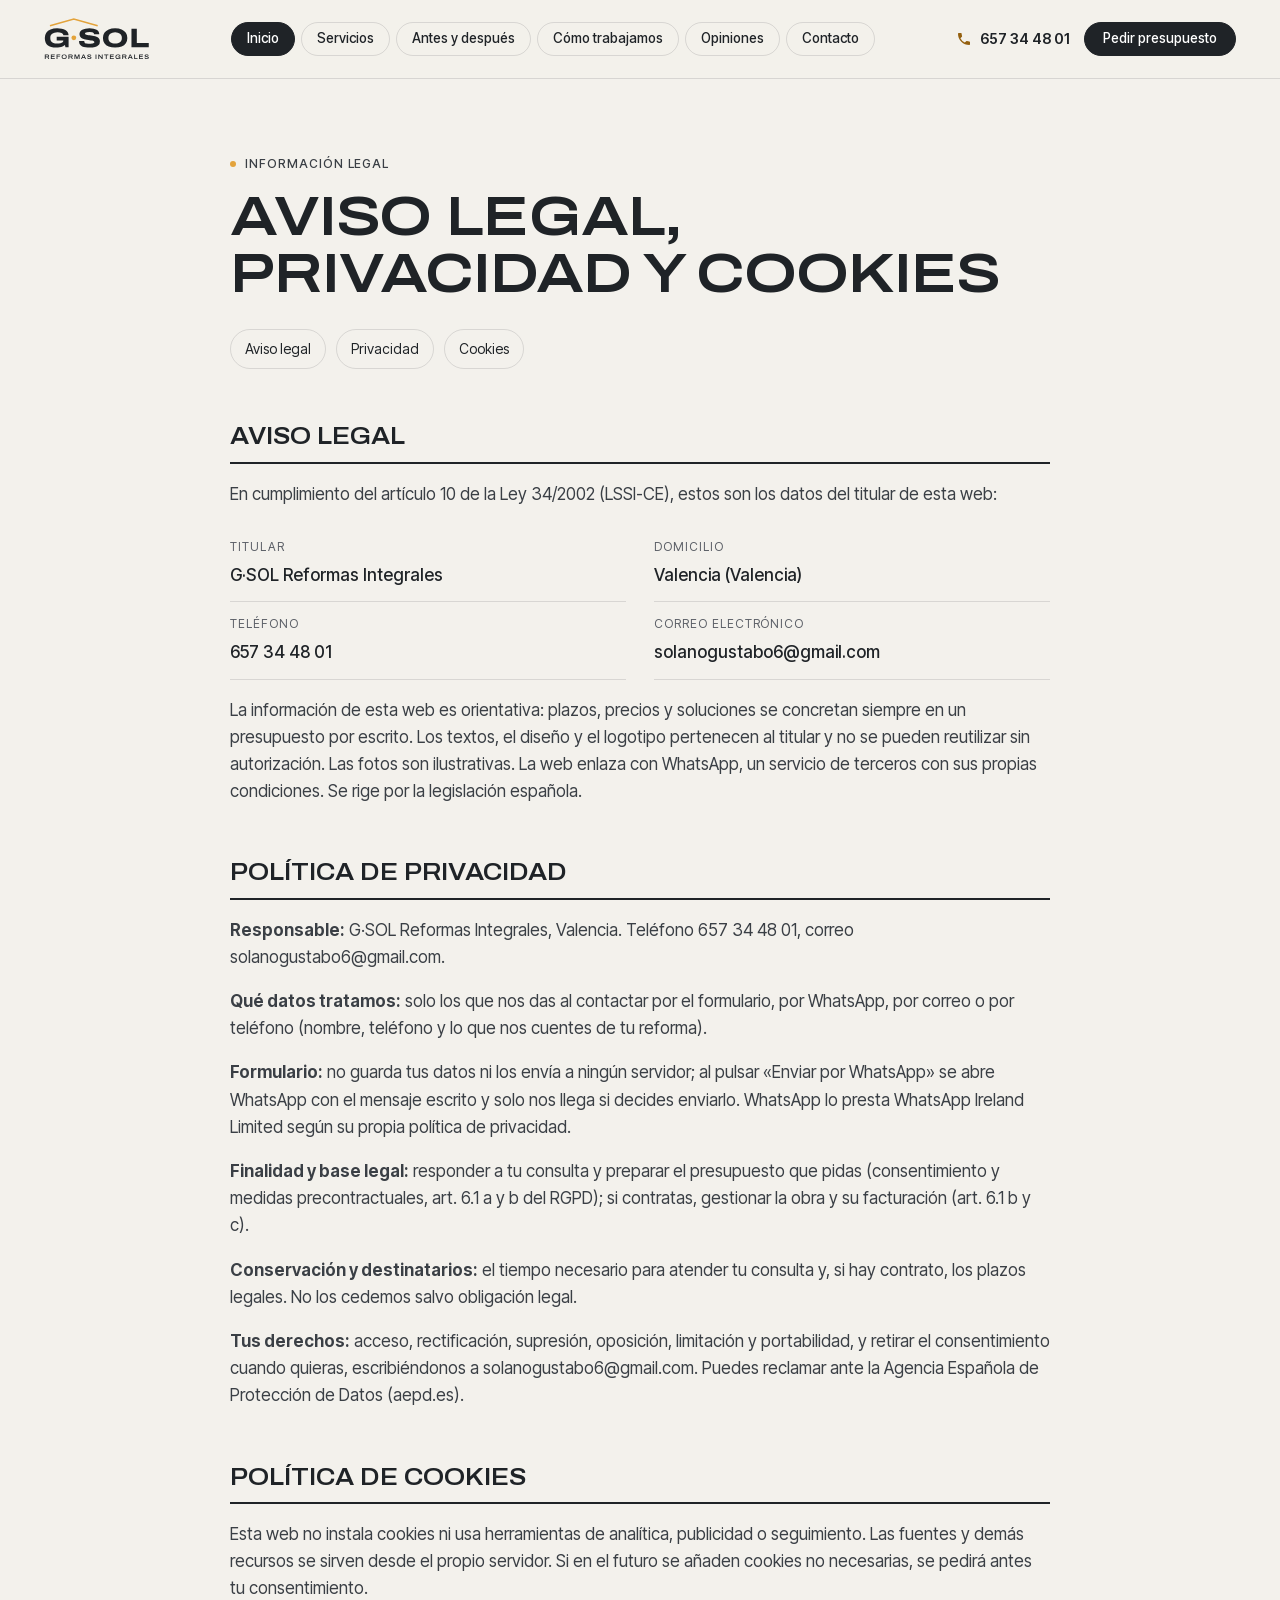
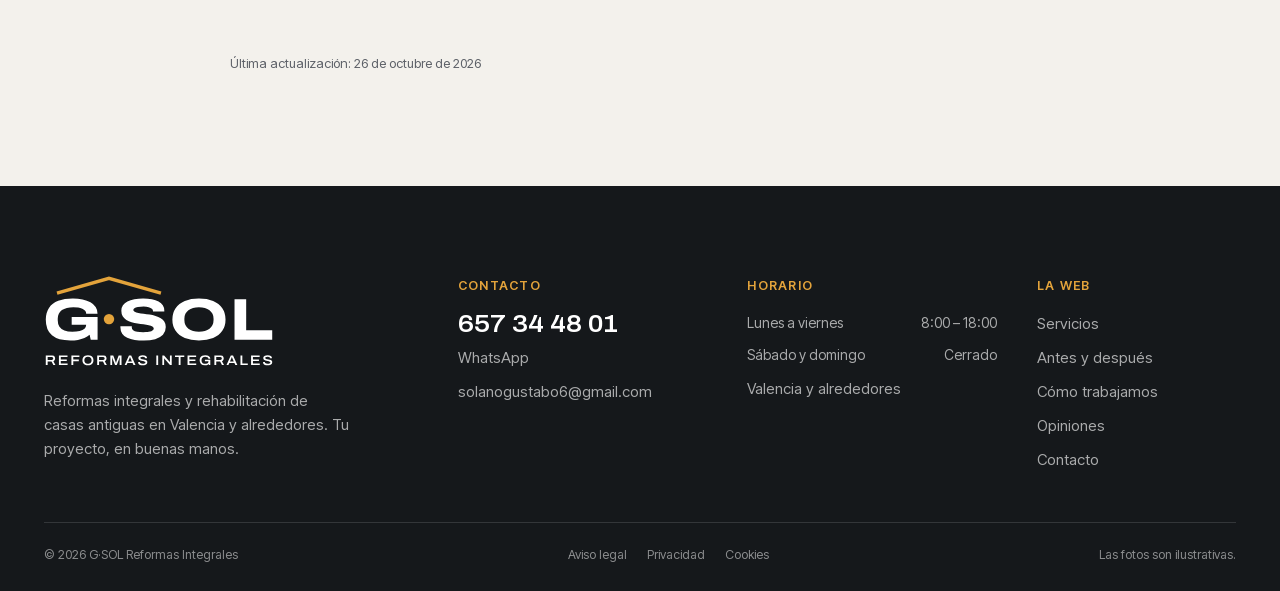
<file: legal/index.html>
<!doctype html>
<html lang="es">
<head>
<meta charset="utf-8">
<meta name="viewport" content="width=device-width, initial-scale=1, viewport-fit=cover">
<title>Aviso legal, privacidad y cookies | G·SOL Reformas Integrales</title>
<meta name="description" content="Aviso legal, política de privacidad y de cookies de G·SOL Reformas Integrales (Valencia).">
<meta name="robots" content="noindex, follow">
<link rel="canonical" href="https://nocodya-hue.github.io/gsol-reforma/legal/">
<meta name="theme-color" content="#1F2327">
<meta property="og:type" content="website"><meta property="og:locale" content="es_ES"><meta property="og:title" content="Aviso legal, privacidad y cookies | G·SOL Reformas Integrales"><meta property="og:description" content="Aviso legal, política de privacidad y de cookies de G·SOL Reformas Integrales (Valencia)."><meta property="og:url" content="https://nocodya-hue.github.io/gsol-reforma/legal/"><meta property="og:image" content="https://nocodya-hue.github.io/gsol-reforma/media/img/srv-rehabilitacion-1080.webp">
<link rel="icon" href="../favicon.svg" type="image/svg+xml">
<link rel="preload" as="font" href="../fonts/archivo-var.woff2" type="font/woff2" crossorigin>
<link rel="preload" as="font" href="../fonts/inter-tight-var.woff2" type="font/woff2" crossorigin>
<script>document.documentElement.classList.add('js')</script>
<link rel="stylesheet" href="../css/main.css?v=mvpegfr2">

</head>
<body class="sin-hero">
<a class="saltar" href="#contenido">Saltar al contenido</a>
<header class="cab" data-cab>
  <a class="cab__marca" href="../" aria-label="G·SOL Reformas Integrales, inicio"><svg class="logo cab__logo" viewBox="-30 -1080 3894 1549" role="img" aria-label="">
<path class="lg-sol" d="M190.0999999999999 -790 L1070.1 -1040 L1950.1 -790" fill="none" stroke-width="58" stroke-linejoin="miter" stroke-linecap="butt"/><path class="lg-letra" transform="translate(-56.5 0)" d="M473.9 12Q265.4 12 161 -76Q56.5 -164 56.5 -343.5Q56.5 -461 110.7 -540.2Q164.9 -619.5 267.5 -659.5Q370.2 -699.5 514 -699.5Q603.6 -699.5 679.8 -683.5Q756 -667.5 812.8 -635.5Q869.7 -603.6 901.2 -555.1Q932.6 -506.6 932.6 -441.6H740.6Q740.6 -470.4 722.9 -491.6Q705.3 -512.8 674.5 -525.8Q643.8 -538.9 604.7 -545.2Q565.7 -551.4 522.4 -551.4Q461.7 -551.4 413 -539.4Q364.2 -527.4 329.7 -502.8Q295.2 -478.2 277 -441.5Q258.9 -404.8 258.9 -356V-332Q258.9 -263.1 287.8 -219.9Q316.8 -176.7 371.9 -156.4Q427 -136 505.3 -136Q578.7 -136 631.4 -149.2Q684 -162.4 712 -187.9Q740.1 -213.5 740.1 -248.3V-254.4H495.1V-384H933.6V0H817.6L798.7 -83.3Q760.3 -50.7 710.4 -29.3Q660.6 -8 601.3 2Q541.9 12 473.9 12Z"/><circle class="lg-sol" cx="1070.1" cy="-350" r="88"/><path class="lg-letra" transform="translate(1211.8 0)" d="M449.2 12Q366 12 293.7 2Q221.3 -8 167 -32.9Q112.7 -57.9 82 -102.6Q51.3 -147.3 51.3 -216.3Q51.3 -218.3 51.3 -221.6Q51.3 -224.8 52.3 -227.8H245.9Q244.9 -223.8 244.6 -219.2Q244.3 -214.7 244.3 -209.6Q244.3 -179.1 268 -161.3Q291.6 -143.4 335 -136.1Q378.3 -128.8 435.7 -128.8Q459.9 -128.8 485.1 -130.3Q510.3 -131.9 533.7 -135.7Q557.1 -139.5 575.8 -146.6Q594.4 -153.7 605.5 -164.8Q616.5 -175.9 616.5 -191.5Q616.5 -213.7 593.5 -226.5Q570.5 -239.4 531.2 -247.2Q491.9 -255.1 443.1 -261.1Q394.3 -267.2 342 -275.4Q289.7 -283.7 240.9 -298.2Q192.1 -312.7 152.8 -336.7Q113.5 -360.6 90.5 -398.3Q67.5 -436 67.5 -490.4Q67.5 -544.2 94.5 -583.6Q121.6 -623 170.9 -648.7Q220.2 -674.4 287.9 -687Q355.5 -699.5 436.2 -699.5Q518.4 -699.5 584.5 -686.7Q650.7 -673.9 697.7 -648.3Q744.7 -622.8 769.8 -584.4Q794.8 -546 794.8 -494.8V-480.7H603.3V-489.4Q603.3 -510.4 584.6 -526.7Q565.8 -543 530.6 -552.8Q495.3 -562.5 445.7 -562.5Q385.2 -562.5 346.4 -555Q307.6 -547.4 289.2 -534.3Q270.9 -521.2 270.9 -505.5Q270.9 -484.9 293.9 -472.8Q316.9 -460.7 356.2 -453.7Q395.5 -446.6 444.3 -440.6Q493.1 -434.5 545.4 -426.2Q597.7 -418 646.5 -404.2Q695.3 -390.4 734.6 -366.7Q773.9 -343 796.9 -306.7Q819.9 -270.5 819.9 -217.6Q819.9 -135.2 772.2 -84.5Q724.6 -33.9 640.9 -10.9Q557.2 12 449.2 12ZM1381.2 12Q1243.2 12 1142 -30.2Q1040.9 -72.4 986.2 -151.9Q931.5 -231.4 931.5 -343.5Q931.5 -456.6 986.2 -536Q1040.9 -615.5 1142 -657.5Q1243.2 -699.5 1381.2 -699.5Q1521 -699.5 1621.7 -657.5Q1722.3 -615.5 1777 -536Q1831.7 -456.6 1831.7 -343.5Q1831.7 -231.4 1777 -151.9Q1722.3 -72.4 1621.7 -30.2Q1521 12 1381.2 12ZM1381.6 -136Q1436.4 -136 1481.7 -149.3Q1527 -162.6 1560 -187.9Q1593 -213.3 1611 -250Q1628.9 -286.8 1628.9 -333V-356.5Q1628.9 -402.5 1611 -438.8Q1593 -475.2 1560 -500.3Q1527 -525.4 1481.7 -538.4Q1436.4 -551.4 1381.6 -551.4Q1326.8 -551.4 1281.5 -538.4Q1236.2 -525.4 1203.2 -500.3Q1170.2 -475.2 1152.5 -438.8Q1134.9 -402.5 1134.9 -356.5V-333Q1134.9 -286.8 1152.5 -250Q1170.2 -213.3 1203.2 -187.9Q1236.2 -162.6 1281.5 -149.3Q1326.8 -136 1381.6 -136ZM1984 0V-687.5H2181.4V-160.3H2622.2V0Z"/><path class="lg-letra" transform="translate(-21.1 428.9) scale(0.2384)" d="M88.3 0V-686.4H534.2Q607.7 -686.4 655.5 -659Q703.4 -631.6 727.3 -583.8Q751.1 -536.1 751.1 -474.7Q751.1 -409.8 720 -357.6Q688.9 -305.3 627.4 -278.3L771.8 0H625L497.2 -254.6H220.6V0ZM220.6 -365.1H510.6Q561.1 -365.1 588.6 -394.7Q616.2 -424.2 616.2 -473.4Q616.2 -505.7 604.1 -528.2Q592.1 -550.7 568.6 -562.6Q545.1 -574.5 510.6 -574.5H220.6ZM1022.3 0V-686.4H1631.4V-574.5H1154.6V-406.3H1580.1V-294.3H1154.6V-111.9H1638.4V0ZM1908.3 0V-686.4H2475.8V-574.5H2040.6V-391H2434.5V-279.1H2040.6V0ZM3083.1 12Q2962.4 12 2874.5 -27.9Q2786.6 -67.9 2739.5 -147.1Q2692.4 -226.3 2692.4 -343.2Q2692.4 -461.1 2739.5 -539.8Q2786.6 -618.5 2874.5 -658.5Q2962.4 -698.4 3083.1 -698.4Q3204.9 -698.4 3292.4 -658.5Q3380 -618.5 3427.1 -539.8Q3474.2 -461.1 3474.2 -343.2Q3474.2 -226.3 3427.1 -147.1Q3380 -67.9 3292.4 -27.9Q3204.9 12 3083.1 12ZM3083.3 -99.5Q3141.3 -99.5 3188.1 -114.1Q3234.8 -128.8 3268.4 -157.7Q3302 -186.7 3320.3 -230.4Q3338.5 -274.1 3338.5 -332V-354.4Q3338.5 -412.6 3320.3 -456.4Q3302 -500.2 3268.4 -529.1Q3234.8 -558.1 3188.1 -572.5Q3141.3 -587 3083.3 -587Q3025.3 -587 2978.5 -572.5Q2931.7 -558.1 2898.1 -529.1Q2864.5 -500.2 2846.7 -456.4Q2829 -412.6 2829 -354.4V-332Q2829 -274.1 2846.7 -230.4Q2864.5 -186.7 2898.1 -157.7Q2931.8 -128.8 2978.5 -114.1Q3025.3 -99.5 3083.3 -99.5ZM3740.3 0V-686.4H4186.2Q4259.7 -686.4 4307.5 -659Q4355.4 -631.6 4379.3 -583.8Q4403.1 -536.1 4403.1 -474.7Q4403.1 -409.8 4372 -357.6Q4340.9 -305.3 4279.4 -278.3L4423.8 0H4277L4149.2 -254.6H3872.6V0ZM3872.6 -365.1H4162.6Q4213.1 -365.1 4240.6 -394.7Q4268.2 -424.2 4268.2 -473.4Q4268.2 -505.7 4256.1 -528.2Q4244.1 -550.7 4220.6 -562.6Q4197.1 -574.5 4162.6 -574.5H3872.6ZM4674.3 0V-686.4H4880.6L5022.6 -303.6Q5029.1 -285.9 5037.6 -260.1Q5046.2 -234.2 5054.9 -208.2Q5063.6 -182.1 5069.8 -161.6H5077.2Q5082.5 -180 5090.3 -205Q5098.1 -230 5106.6 -256.2Q5115.1 -282.4 5122.4 -303.1L5264.4 -686.4H5467.7V0H5335.4V-390.3Q5335.4 -420.8 5336.1 -454Q5336.8 -487.2 5338 -514.1Q5339.2 -541.1 5339.6 -552.4H5331.7Q5328 -540.2 5320.2 -515.4Q5312.3 -490.6 5303.9 -463.6Q5295.6 -436.5 5288.6 -416.5L5131.2 0H5006.1L4848.3 -416Q4840.9 -436.1 4833 -460.8Q4825.1 -485.5 4818.1 -510Q4811.1 -534.6 4805.7 -552.4H4797.8Q4798.7 -532.8 4799.4 -504.2Q4800.1 -475.6 4800.8 -445.7Q4801.6 -415.9 4801.6 -390.3V0ZM5691.1 0 5996 -686.4H6154.9L6460.3 0H6315.8L6253 -145.3H5890L5827.3 0ZM5937.5 -255.1H6205.1L6127.1 -439.2Q6122.5 -449.7 6115.1 -467.9Q6107.7 -486.1 6099.9 -506.5Q6092.1 -526.9 6085.2 -545Q6078.3 -563.1 6074.8 -572.2H6068.2Q6060.6 -552.1 6050.5 -526Q6040.4 -499.9 6031 -476.3Q6021.6 -452.6 6015.5 -438.8ZM6975.6 12Q6909.1 12 6849.7 1.2Q6790.2 -9.6 6745 -34.8Q6699.7 -60 6674 -101.4Q6648.3 -142.8 6648.3 -203.9Q6648.3 -208.3 6648.5 -212.8Q6648.8 -217.4 6649.3 -220.1H6781.3Q6780.8 -216.9 6780.3 -211.2Q6779.8 -205.5 6779.8 -199.7Q6779.8 -166.3 6803.5 -143.8Q6827.3 -121.2 6871.5 -109.9Q6915.8 -98.6 6975.1 -98.6Q7005.9 -98.6 7034 -101.9Q7062.1 -105.2 7085.7 -111.7Q7109.4 -118.3 7127 -128.6Q7144.6 -139 7154.3 -153.3Q7163.9 -167.7 7163.9 -186Q7163.9 -214.9 7143 -233.1Q7122.2 -251.3 7086.7 -263.4Q7051.3 -275.4 7006.9 -284.5Q6962.4 -293.5 6915.2 -303.3Q6868 -313.1 6823.5 -327.9Q6779.1 -342.7 6743.7 -364.9Q6708.2 -387.2 6687.4 -421.8Q6666.5 -456.4 6666.5 -506Q6666.5 -552.7 6687.6 -588.7Q6708.6 -624.7 6749 -649.1Q6789.4 -673.6 6846.9 -686Q6904.3 -698.4 6977.1 -698.4Q7047.4 -698.4 7103 -685.6Q7158.6 -672.8 7197.4 -647.6Q7236.2 -622.4 7256.5 -585.8Q7276.8 -549.2 7276.8 -501.6V-487.4H7146.6V-500Q7146.6 -526.6 7125.5 -546.1Q7104.4 -565.5 7067.2 -576.7Q7030 -587.8 6981.3 -587.8Q6920.8 -587.8 6880.9 -578.5Q6841 -569.1 6821.3 -552.1Q6801.6 -535 6801.6 -512Q6801.6 -486.6 6822.4 -470.2Q6843.3 -453.8 6878.7 -443Q6914.2 -432.2 6958.6 -423.4Q7003.1 -414.6 7050.3 -404.4Q7097.5 -394.1 7141.9 -379.7Q7186.4 -365.3 7221.8 -342.5Q7257.3 -319.7 7278.1 -285.7Q7299 -251.6 7299 -202.8Q7299 -125 7257.7 -77.6Q7216.4 -30.2 7143.5 -9.1Q7070.6 12 6975.6 12ZM7938.3 0V-686.4H8070.6V0ZM8367.3 0V-686.4H8493.1L8835.8 -289.7Q8844.6 -281.3 8856.6 -266.9Q8868.7 -252.5 8881 -237.9Q8893.3 -223.3 8901 -212.5H8907.4Q8906.9 -230.3 8906.3 -252.1Q8905.6 -274 8905.6 -290.7V-686.4H9033V0H8910L8565.7 -400.8Q8549 -419.1 8529.5 -443.1Q8510.1 -467.1 8499.3 -480.1H8493.3Q8493.8 -466.4 8494.2 -443.6Q8494.6 -420.9 8494.6 -394.2V0ZM9528.6 0V-571H9266V-686.4H9924.2V-571H9660.9V0ZM10157.3 0V-686.4H10766.4V-574.5H10289.6V-406.3H10715.1V-294.3H10289.6V-111.9H10773.4V0ZM11390.4 12Q11207.1 12 11111.6 -74.9Q11016.1 -161.8 11016.1 -343Q11016.1 -461.7 11062.9 -540.7Q11109.7 -619.7 11198.4 -659.1Q11287.2 -698.4 11411.5 -698.4Q11490 -698.4 11556 -683.2Q11621.9 -668 11670.7 -637.1Q11719.5 -606.2 11746.2 -559.3Q11772.9 -512.4 11772.9 -448.5H11640.5Q11640.5 -485.4 11622.4 -511.9Q11604.3 -538.4 11572.8 -555.1Q11541.3 -571.7 11501 -579.3Q11460.7 -587 11415.9 -587Q11355.7 -587 11306.9 -573.3Q11258.1 -559.5 11223.5 -530.9Q11188.9 -502.2 11170.6 -458.3Q11152.3 -414.4 11152.3 -354.5V-332Q11152.3 -249.7 11181.7 -198.4Q11211 -147.1 11266.7 -123.3Q11322.5 -99.5 11400.6 -99.5Q11480.4 -99.5 11533.9 -118Q11587.5 -136.6 11614.9 -172Q11642.4 -207.5 11642.4 -257.3V-266H11389.3V-373.5H11773.4V0H11684.4L11671.4 -85Q11638.6 -51.1 11595.6 -29.6Q11552.7 -8.2 11501.3 1.9Q11449.9 12 11390.4 12ZM12063.3 0V-686.4H12509.2Q12582.7 -686.4 12630.5 -659Q12678.4 -631.6 12702.3 -583.8Q12726.1 -536.1 12726.1 -474.7Q12726.1 -409.8 12695 -357.6Q12663.9 -305.3 12602.4 -278.3L12746.8 0H12600L12472.2 -254.6H12195.6V0ZM12195.6 -365.1H12485.6Q12536.1 -365.1 12563.6 -394.7Q12591.2 -424.2 12591.2 -473.4Q12591.2 -505.7 12579.1 -528.2Q12567.1 -550.7 12543.6 -562.6Q12520.1 -574.5 12485.6 -574.5H12195.6ZM12924.1 0 13229 -686.4H13387.9L13693.3 0H13548.8L13486 -145.3H13123L13060.3 0ZM13170.5 -255.1H13438.1L13360.1 -439.2Q13355.5 -449.7 13348.1 -467.9Q13340.7 -486.1 13332.9 -506.5Q13325.1 -526.9 13318.2 -545Q13311.3 -563.1 13307.8 -572.2H13301.2Q13293.6 -552.1 13283.5 -526Q13273.4 -499.9 13264 -476.3Q13254.6 -452.6 13248.5 -438.8ZM13916.3 0V-686.4H14048.6V-115.9H14435.9V0ZM14669.3 0V-686.4H15278.4V-574.5H14801.6V-406.3H15227.1V-294.3H14801.6V-111.9H15285.4V0ZM15847.6 12Q15781.1 12 15721.7 1.2Q15662.2 -9.6 15617 -34.8Q15571.7 -60 15546 -101.4Q15520.3 -142.8 15520.3 -203.9Q15520.3 -208.3 15520.5 -212.8Q15520.8 -217.4 15521.3 -220.1H15653.3Q15652.8 -216.9 15652.3 -211.2Q15651.8 -205.5 15651.8 -199.7Q15651.8 -166.3 15675.5 -143.8Q15699.3 -121.2 15743.5 -109.9Q15787.8 -98.6 15847.1 -98.6Q15877.9 -98.6 15906 -101.9Q15934.1 -105.2 15957.7 -111.7Q15981.4 -118.3 15999 -128.6Q16016.6 -139 16026.3 -153.3Q16035.9 -167.7 16035.9 -186Q16035.9 -214.9 16015 -233.1Q15994.2 -251.3 15958.7 -263.4Q15923.3 -275.4 15878.9 -284.5Q15834.4 -293.5 15787.2 -303.3Q15740 -313.1 15695.5 -327.9Q15651.1 -342.7 15615.7 -364.9Q15580.2 -387.2 15559.4 -421.8Q15538.5 -456.4 15538.5 -506Q15538.5 -552.7 15559.6 -588.7Q15580.6 -624.7 15621 -649.1Q15661.4 -673.6 15718.9 -686Q15776.3 -698.4 15849.1 -698.4Q15919.4 -698.4 15975 -685.6Q16030.6 -672.8 16069.4 -647.6Q16108.2 -622.4 16128.5 -585.8Q16148.8 -549.2 16148.8 -501.6V-487.4H16018.6V-500Q16018.6 -526.6 15997.5 -546.1Q15976.4 -565.5 15939.2 -576.7Q15902 -587.8 15853.3 -587.8Q15792.8 -587.8 15752.9 -578.5Q15713 -569.1 15693.3 -552.1Q15673.6 -535 15673.6 -512Q15673.6 -486.6 15694.4 -470.2Q15715.3 -453.8 15750.7 -443Q15786.2 -432.2 15830.6 -423.4Q15875.1 -414.6 15922.3 -404.4Q15969.5 -394.1 16013.9 -379.7Q16058.4 -365.3 16093.8 -342.5Q16129.3 -319.7 16150.1 -285.7Q16171 -251.6 16171 -202.8Q16171 -125 16129.7 -77.6Q16088.4 -30.2 16015.5 -9.1Q15942.6 12 15847.6 12Z"/>
</svg></a>
  <nav class="cab__nav pildoras" aria-label="Principal"><a class="pildora es-activa" href="../">Inicio</a><a class="pildora" href="../#servicios">Servicios</a><a class="pildora" href="../#antes-despues">Antes y después</a><a class="pildora" href="../#plano">Cómo trabajamos</a><a class="pildora" href="../#opiniones">Opiniones</a><a class="pildora" href="../#contacto">Contacto</a></nav>
  <div class="cab__acc">
    <a class="cab__tel" href="tel:+34657344801" aria-label="Llamar al 657 34 48 01"><svg viewBox="0 0 24 24" aria-hidden="true"><path d="M6.6 10.8a15 15 0 0 0 6.6 6.6l2.2-2.2c.3-.3.7-.4 1-.2 1.1.4 2.3.6 3.6.6.6 0 1 .4 1 1V20c0 .6-.4 1-1 1A17 17 0 0 1 3 4c0-.6.4-1 1-1h3.5c.6 0 1 .4 1 1 0 1.3.2 2.5.6 3.6.1.3 0 .7-.2 1z" fill="currentColor"/></svg><span>657 34 48 01</span></a>
    <a class="pildora pildora--linea" href="../#contacto">Pedir presupuesto</a>
    <button class="cab__menu" type="button" aria-expanded="false" aria-controls="menu" aria-label="Abrir menú" data-menu><span></span><span></span></button>
  </div>
</header>
<div class="menu" id="menu" data-menu-panel hidden>
  <nav aria-label="Menú"><a href="../#servicios"><i>01</i>Servicios</a><a href="../#antes-despues"><i>02</i>Antes y después</a><a href="../#plano"><i>03</i>Cómo trabajamos</a><a href="../#opiniones"><i>04</i>Opiniones</a><a href="../#contacto"><i>05</i>Contacto</a></nav>
  <div class="menu__pie"><span class="estado estado--claro" data-estado data-horario='{"0":[],"1":[["08:00","18:00"]],"2":[["08:00","18:00"]],"3":[["08:00","18:00"]],"4":[["08:00","18:00"]],"5":[["08:00","18:00"]],"6":[]}'><i></i><span data-estado-txt>L–V 8:00–18:00</span></span><a class="btn btn--sol btn--ancho" href="tel:+34657344801"><svg viewBox="0 0 24 24" aria-hidden="true"><path d="M6.6 10.8a15 15 0 0 0 6.6 6.6l2.2-2.2c.3-.3.7-.4 1-.2 1.1.4 2.3.6 3.6.6.6 0 1 .4 1 1V20c0 .6-.4 1-1 1A17 17 0 0 1 3 4c0-.6.4-1 1-1h3.5c.6 0 1 .4 1 1 0 1.3.2 2.5.6 3.6.1.3 0 .7-.2 1z" fill="currentColor"/></svg><span>Llamar al 657 34 48 01</span></a></div>
</div>
<main id="contenido">
<section class="legal"><div class="env env--estrecho">
  <p class="punto">Información legal</p><h1 class="legal__tit">Aviso legal, privacidad y cookies</h1>
  <nav class="legal__indice"><a href="#aviso-legal">Aviso legal</a><a href="#privacidad">Privacidad</a><a href="#cookies">Cookies</a></nav>
  <h2 id="aviso-legal">Aviso legal</h2>
  <p>En cumplimiento del artículo 10 de la Ley 34/2002 (LSSI-CE), estos son los datos del titular de esta web:</p>
  <dl class="legal__datos"><div><dt>Titular</dt><dd>G·SOL Reformas Integrales</dd></div><div><dt>Domicilio</dt><dd>Valencia (Valencia)</dd></div><div><dt>Teléfono</dt><dd>657 34 48 01</dd></div><div><dt>Correo electrónico</dt><dd>solanogustabo6@gmail.com</dd></div></dl>
  <p>La información de esta web es orientativa: plazos, precios y soluciones se concretan siempre en un presupuesto por escrito. Los textos, el diseño y el logotipo pertenecen al titular y no se pueden reutilizar sin autorización. Las fotos son ilustrativas. La web enlaza con WhatsApp, un servicio de terceros con sus propias condiciones. Se rige por la legislación española.</p>
  <h2 id="privacidad">Política de privacidad</h2>
  <p><b>Responsable:</b> G·SOL Reformas Integrales, Valencia. Teléfono 657 34 48 01, correo solanogustabo6@gmail.com.</p>
  <p><b>Qué datos tratamos:</b> solo los que nos das al contactar por el formulario, por WhatsApp, por correo o por teléfono (nombre, teléfono y lo que nos cuentes de tu reforma).</p>
  <p><b>Formulario:</b> no guarda tus datos ni los envía a ningún servidor; al pulsar «Enviar por WhatsApp» se abre WhatsApp con el mensaje escrito y solo nos llega si decides enviarlo. WhatsApp lo presta WhatsApp Ireland Limited según su propia política de privacidad.</p>
  <p><b>Finalidad y base legal:</b> responder a tu consulta y preparar el presupuesto que pidas (consentimiento y medidas precontractuales, art. 6.1 a y b del RGPD); si contratas, gestionar la obra y su facturación (art. 6.1 b y c).</p>
  <p><b>Conservación y destinatarios:</b> el tiempo necesario para atender tu consulta y, si hay contrato, los plazos legales. No los cedemos salvo obligación legal.</p>
  <p><b>Tus derechos:</b> acceso, rectificación, supresión, oposición, limitación y portabilidad, y retirar el consentimiento cuando quieras, escribiéndonos a solanogustabo6@gmail.com. Puedes reclamar ante la Agencia Española de Protección de Datos (aepd.es).</p>
  <h2 id="cookies">Política de cookies</h2>
  <p>Esta web no instala cookies ni usa herramientas de analítica, publicidad o seguimiento. Las fuentes y demás recursos se sirven desde el propio servidor. Si en el futuro se añaden cookies no necesarias, se pedirá antes tu consentimiento.</p>
  <p class="legal__fecha">Última actualización: 26 de octubre de 2026</p>
</div></section>
</main>
<footer class="pie">
  <div class="env pie__arriba">
    <div class="pie__marca"><svg class="logo pie__logo" viewBox="-30 -1080 3894 1549" role="img" aria-label="G·SOL Reformas Integrales">
<path class="lg-sol" d="M190.0999999999999 -790 L1070.1 -1040 L1950.1 -790" fill="none" stroke-width="58" stroke-linejoin="miter" stroke-linecap="butt"/><path class="lg-letra" transform="translate(-56.5 0)" d="M473.9 12Q265.4 12 161 -76Q56.5 -164 56.5 -343.5Q56.5 -461 110.7 -540.2Q164.9 -619.5 267.5 -659.5Q370.2 -699.5 514 -699.5Q603.6 -699.5 679.8 -683.5Q756 -667.5 812.8 -635.5Q869.7 -603.6 901.2 -555.1Q932.6 -506.6 932.6 -441.6H740.6Q740.6 -470.4 722.9 -491.6Q705.3 -512.8 674.5 -525.8Q643.8 -538.9 604.7 -545.2Q565.7 -551.4 522.4 -551.4Q461.7 -551.4 413 -539.4Q364.2 -527.4 329.7 -502.8Q295.2 -478.2 277 -441.5Q258.9 -404.8 258.9 -356V-332Q258.9 -263.1 287.8 -219.9Q316.8 -176.7 371.9 -156.4Q427 -136 505.3 -136Q578.7 -136 631.4 -149.2Q684 -162.4 712 -187.9Q740.1 -213.5 740.1 -248.3V-254.4H495.1V-384H933.6V0H817.6L798.7 -83.3Q760.3 -50.7 710.4 -29.3Q660.6 -8 601.3 2Q541.9 12 473.9 12Z"/><circle class="lg-sol" cx="1070.1" cy="-350" r="88"/><path class="lg-letra" transform="translate(1211.8 0)" d="M449.2 12Q366 12 293.7 2Q221.3 -8 167 -32.9Q112.7 -57.9 82 -102.6Q51.3 -147.3 51.3 -216.3Q51.3 -218.3 51.3 -221.6Q51.3 -224.8 52.3 -227.8H245.9Q244.9 -223.8 244.6 -219.2Q244.3 -214.7 244.3 -209.6Q244.3 -179.1 268 -161.3Q291.6 -143.4 335 -136.1Q378.3 -128.8 435.7 -128.8Q459.9 -128.8 485.1 -130.3Q510.3 -131.9 533.7 -135.7Q557.1 -139.5 575.8 -146.6Q594.4 -153.7 605.5 -164.8Q616.5 -175.9 616.5 -191.5Q616.5 -213.7 593.5 -226.5Q570.5 -239.4 531.2 -247.2Q491.9 -255.1 443.1 -261.1Q394.3 -267.2 342 -275.4Q289.7 -283.7 240.9 -298.2Q192.1 -312.7 152.8 -336.7Q113.5 -360.6 90.5 -398.3Q67.5 -436 67.5 -490.4Q67.5 -544.2 94.5 -583.6Q121.6 -623 170.9 -648.7Q220.2 -674.4 287.9 -687Q355.5 -699.5 436.2 -699.5Q518.4 -699.5 584.5 -686.7Q650.7 -673.9 697.7 -648.3Q744.7 -622.8 769.8 -584.4Q794.8 -546 794.8 -494.8V-480.7H603.3V-489.4Q603.3 -510.4 584.6 -526.7Q565.8 -543 530.6 -552.8Q495.3 -562.5 445.7 -562.5Q385.2 -562.5 346.4 -555Q307.6 -547.4 289.2 -534.3Q270.9 -521.2 270.9 -505.5Q270.9 -484.9 293.9 -472.8Q316.9 -460.7 356.2 -453.7Q395.5 -446.6 444.3 -440.6Q493.1 -434.5 545.4 -426.2Q597.7 -418 646.5 -404.2Q695.3 -390.4 734.6 -366.7Q773.9 -343 796.9 -306.7Q819.9 -270.5 819.9 -217.6Q819.9 -135.2 772.2 -84.5Q724.6 -33.9 640.9 -10.9Q557.2 12 449.2 12ZM1381.2 12Q1243.2 12 1142 -30.2Q1040.9 -72.4 986.2 -151.9Q931.5 -231.4 931.5 -343.5Q931.5 -456.6 986.2 -536Q1040.9 -615.5 1142 -657.5Q1243.2 -699.5 1381.2 -699.5Q1521 -699.5 1621.7 -657.5Q1722.3 -615.5 1777 -536Q1831.7 -456.6 1831.7 -343.5Q1831.7 -231.4 1777 -151.9Q1722.3 -72.4 1621.7 -30.2Q1521 12 1381.2 12ZM1381.6 -136Q1436.4 -136 1481.7 -149.3Q1527 -162.6 1560 -187.9Q1593 -213.3 1611 -250Q1628.9 -286.8 1628.9 -333V-356.5Q1628.9 -402.5 1611 -438.8Q1593 -475.2 1560 -500.3Q1527 -525.4 1481.7 -538.4Q1436.4 -551.4 1381.6 -551.4Q1326.8 -551.4 1281.5 -538.4Q1236.2 -525.4 1203.2 -500.3Q1170.2 -475.2 1152.5 -438.8Q1134.9 -402.5 1134.9 -356.5V-333Q1134.9 -286.8 1152.5 -250Q1170.2 -213.3 1203.2 -187.9Q1236.2 -162.6 1281.5 -149.3Q1326.8 -136 1381.6 -136ZM1984 0V-687.5H2181.4V-160.3H2622.2V0Z"/><path class="lg-letra" transform="translate(-21.1 428.9) scale(0.2384)" d="M88.3 0V-686.4H534.2Q607.7 -686.4 655.5 -659Q703.4 -631.6 727.3 -583.8Q751.1 -536.1 751.1 -474.7Q751.1 -409.8 720 -357.6Q688.9 -305.3 627.4 -278.3L771.8 0H625L497.2 -254.6H220.6V0ZM220.6 -365.1H510.6Q561.1 -365.1 588.6 -394.7Q616.2 -424.2 616.2 -473.4Q616.2 -505.7 604.1 -528.2Q592.1 -550.7 568.6 -562.6Q545.1 -574.5 510.6 -574.5H220.6ZM1022.3 0V-686.4H1631.4V-574.5H1154.6V-406.3H1580.1V-294.3H1154.6V-111.9H1638.4V0ZM1908.3 0V-686.4H2475.8V-574.5H2040.6V-391H2434.5V-279.1H2040.6V0ZM3083.1 12Q2962.4 12 2874.5 -27.9Q2786.6 -67.9 2739.5 -147.1Q2692.4 -226.3 2692.4 -343.2Q2692.4 -461.1 2739.5 -539.8Q2786.6 -618.5 2874.5 -658.5Q2962.4 -698.4 3083.1 -698.4Q3204.9 -698.4 3292.4 -658.5Q3380 -618.5 3427.1 -539.8Q3474.2 -461.1 3474.2 -343.2Q3474.2 -226.3 3427.1 -147.1Q3380 -67.9 3292.4 -27.9Q3204.9 12 3083.1 12ZM3083.3 -99.5Q3141.3 -99.5 3188.1 -114.1Q3234.8 -128.8 3268.4 -157.7Q3302 -186.7 3320.3 -230.4Q3338.5 -274.1 3338.5 -332V-354.4Q3338.5 -412.6 3320.3 -456.4Q3302 -500.2 3268.4 -529.1Q3234.8 -558.1 3188.1 -572.5Q3141.3 -587 3083.3 -587Q3025.3 -587 2978.5 -572.5Q2931.7 -558.1 2898.1 -529.1Q2864.5 -500.2 2846.7 -456.4Q2829 -412.6 2829 -354.4V-332Q2829 -274.1 2846.7 -230.4Q2864.5 -186.7 2898.1 -157.7Q2931.8 -128.8 2978.5 -114.1Q3025.3 -99.5 3083.3 -99.5ZM3740.3 0V-686.4H4186.2Q4259.7 -686.4 4307.5 -659Q4355.4 -631.6 4379.3 -583.8Q4403.1 -536.1 4403.1 -474.7Q4403.1 -409.8 4372 -357.6Q4340.9 -305.3 4279.4 -278.3L4423.8 0H4277L4149.2 -254.6H3872.6V0ZM3872.6 -365.1H4162.6Q4213.1 -365.1 4240.6 -394.7Q4268.2 -424.2 4268.2 -473.4Q4268.2 -505.7 4256.1 -528.2Q4244.1 -550.7 4220.6 -562.6Q4197.1 -574.5 4162.6 -574.5H3872.6ZM4674.3 0V-686.4H4880.6L5022.6 -303.6Q5029.1 -285.9 5037.6 -260.1Q5046.2 -234.2 5054.9 -208.2Q5063.6 -182.1 5069.8 -161.6H5077.2Q5082.5 -180 5090.3 -205Q5098.1 -230 5106.6 -256.2Q5115.1 -282.4 5122.4 -303.1L5264.4 -686.4H5467.7V0H5335.4V-390.3Q5335.4 -420.8 5336.1 -454Q5336.8 -487.2 5338 -514.1Q5339.2 -541.1 5339.6 -552.4H5331.7Q5328 -540.2 5320.2 -515.4Q5312.3 -490.6 5303.9 -463.6Q5295.6 -436.5 5288.6 -416.5L5131.2 0H5006.1L4848.3 -416Q4840.9 -436.1 4833 -460.8Q4825.1 -485.5 4818.1 -510Q4811.1 -534.6 4805.7 -552.4H4797.8Q4798.7 -532.8 4799.4 -504.2Q4800.1 -475.6 4800.8 -445.7Q4801.6 -415.9 4801.6 -390.3V0ZM5691.1 0 5996 -686.4H6154.9L6460.3 0H6315.8L6253 -145.3H5890L5827.3 0ZM5937.5 -255.1H6205.1L6127.1 -439.2Q6122.5 -449.7 6115.1 -467.9Q6107.7 -486.1 6099.9 -506.5Q6092.1 -526.9 6085.2 -545Q6078.3 -563.1 6074.8 -572.2H6068.2Q6060.6 -552.1 6050.5 -526Q6040.4 -499.9 6031 -476.3Q6021.6 -452.6 6015.5 -438.8ZM6975.6 12Q6909.1 12 6849.7 1.2Q6790.2 -9.6 6745 -34.8Q6699.7 -60 6674 -101.4Q6648.3 -142.8 6648.3 -203.9Q6648.3 -208.3 6648.5 -212.8Q6648.8 -217.4 6649.3 -220.1H6781.3Q6780.8 -216.9 6780.3 -211.2Q6779.8 -205.5 6779.8 -199.7Q6779.8 -166.3 6803.5 -143.8Q6827.3 -121.2 6871.5 -109.9Q6915.8 -98.6 6975.1 -98.6Q7005.9 -98.6 7034 -101.9Q7062.1 -105.2 7085.7 -111.7Q7109.4 -118.3 7127 -128.6Q7144.6 -139 7154.3 -153.3Q7163.9 -167.7 7163.9 -186Q7163.9 -214.9 7143 -233.1Q7122.2 -251.3 7086.7 -263.4Q7051.3 -275.4 7006.9 -284.5Q6962.4 -293.5 6915.2 -303.3Q6868 -313.1 6823.5 -327.9Q6779.1 -342.7 6743.7 -364.9Q6708.2 -387.2 6687.4 -421.8Q6666.5 -456.4 6666.5 -506Q6666.5 -552.7 6687.6 -588.7Q6708.6 -624.7 6749 -649.1Q6789.4 -673.6 6846.9 -686Q6904.3 -698.4 6977.1 -698.4Q7047.4 -698.4 7103 -685.6Q7158.6 -672.8 7197.4 -647.6Q7236.2 -622.4 7256.5 -585.8Q7276.8 -549.2 7276.8 -501.6V-487.4H7146.6V-500Q7146.6 -526.6 7125.5 -546.1Q7104.4 -565.5 7067.2 -576.7Q7030 -587.8 6981.3 -587.8Q6920.8 -587.8 6880.9 -578.5Q6841 -569.1 6821.3 -552.1Q6801.6 -535 6801.6 -512Q6801.6 -486.6 6822.4 -470.2Q6843.3 -453.8 6878.7 -443Q6914.2 -432.2 6958.6 -423.4Q7003.1 -414.6 7050.3 -404.4Q7097.5 -394.1 7141.9 -379.7Q7186.4 -365.3 7221.8 -342.5Q7257.3 -319.7 7278.1 -285.7Q7299 -251.6 7299 -202.8Q7299 -125 7257.7 -77.6Q7216.4 -30.2 7143.5 -9.1Q7070.6 12 6975.6 12ZM7938.3 0V-686.4H8070.6V0ZM8367.3 0V-686.4H8493.1L8835.8 -289.7Q8844.6 -281.3 8856.6 -266.9Q8868.7 -252.5 8881 -237.9Q8893.3 -223.3 8901 -212.5H8907.4Q8906.9 -230.3 8906.3 -252.1Q8905.6 -274 8905.6 -290.7V-686.4H9033V0H8910L8565.7 -400.8Q8549 -419.1 8529.5 -443.1Q8510.1 -467.1 8499.3 -480.1H8493.3Q8493.8 -466.4 8494.2 -443.6Q8494.6 -420.9 8494.6 -394.2V0ZM9528.6 0V-571H9266V-686.4H9924.2V-571H9660.9V0ZM10157.3 0V-686.4H10766.4V-574.5H10289.6V-406.3H10715.1V-294.3H10289.6V-111.9H10773.4V0ZM11390.4 12Q11207.1 12 11111.6 -74.9Q11016.1 -161.8 11016.1 -343Q11016.1 -461.7 11062.9 -540.7Q11109.7 -619.7 11198.4 -659.1Q11287.2 -698.4 11411.5 -698.4Q11490 -698.4 11556 -683.2Q11621.9 -668 11670.7 -637.1Q11719.5 -606.2 11746.2 -559.3Q11772.9 -512.4 11772.9 -448.5H11640.5Q11640.5 -485.4 11622.4 -511.9Q11604.3 -538.4 11572.8 -555.1Q11541.3 -571.7 11501 -579.3Q11460.7 -587 11415.9 -587Q11355.7 -587 11306.9 -573.3Q11258.1 -559.5 11223.5 -530.9Q11188.9 -502.2 11170.6 -458.3Q11152.3 -414.4 11152.3 -354.5V-332Q11152.3 -249.7 11181.7 -198.4Q11211 -147.1 11266.7 -123.3Q11322.5 -99.5 11400.6 -99.5Q11480.4 -99.5 11533.9 -118Q11587.5 -136.6 11614.9 -172Q11642.4 -207.5 11642.4 -257.3V-266H11389.3V-373.5H11773.4V0H11684.4L11671.4 -85Q11638.6 -51.1 11595.6 -29.6Q11552.7 -8.2 11501.3 1.9Q11449.9 12 11390.4 12ZM12063.3 0V-686.4H12509.2Q12582.7 -686.4 12630.5 -659Q12678.4 -631.6 12702.3 -583.8Q12726.1 -536.1 12726.1 -474.7Q12726.1 -409.8 12695 -357.6Q12663.9 -305.3 12602.4 -278.3L12746.8 0H12600L12472.2 -254.6H12195.6V0ZM12195.6 -365.1H12485.6Q12536.1 -365.1 12563.6 -394.7Q12591.2 -424.2 12591.2 -473.4Q12591.2 -505.7 12579.1 -528.2Q12567.1 -550.7 12543.6 -562.6Q12520.1 -574.5 12485.6 -574.5H12195.6ZM12924.1 0 13229 -686.4H13387.9L13693.3 0H13548.8L13486 -145.3H13123L13060.3 0ZM13170.5 -255.1H13438.1L13360.1 -439.2Q13355.5 -449.7 13348.1 -467.9Q13340.7 -486.1 13332.9 -506.5Q13325.1 -526.9 13318.2 -545Q13311.3 -563.1 13307.8 -572.2H13301.2Q13293.6 -552.1 13283.5 -526Q13273.4 -499.9 13264 -476.3Q13254.6 -452.6 13248.5 -438.8ZM13916.3 0V-686.4H14048.6V-115.9H14435.9V0ZM14669.3 0V-686.4H15278.4V-574.5H14801.6V-406.3H15227.1V-294.3H14801.6V-111.9H15285.4V0ZM15847.6 12Q15781.1 12 15721.7 1.2Q15662.2 -9.6 15617 -34.8Q15571.7 -60 15546 -101.4Q15520.3 -142.8 15520.3 -203.9Q15520.3 -208.3 15520.5 -212.8Q15520.8 -217.4 15521.3 -220.1H15653.3Q15652.8 -216.9 15652.3 -211.2Q15651.8 -205.5 15651.8 -199.7Q15651.8 -166.3 15675.5 -143.8Q15699.3 -121.2 15743.5 -109.9Q15787.8 -98.6 15847.1 -98.6Q15877.9 -98.6 15906 -101.9Q15934.1 -105.2 15957.7 -111.7Q15981.4 -118.3 15999 -128.6Q16016.6 -139 16026.3 -153.3Q16035.9 -167.7 16035.9 -186Q16035.9 -214.9 16015 -233.1Q15994.2 -251.3 15958.7 -263.4Q15923.3 -275.4 15878.9 -284.5Q15834.4 -293.5 15787.2 -303.3Q15740 -313.1 15695.5 -327.9Q15651.1 -342.7 15615.7 -364.9Q15580.2 -387.2 15559.4 -421.8Q15538.5 -456.4 15538.5 -506Q15538.5 -552.7 15559.6 -588.7Q15580.6 -624.7 15621 -649.1Q15661.4 -673.6 15718.9 -686Q15776.3 -698.4 15849.1 -698.4Q15919.4 -698.4 15975 -685.6Q16030.6 -672.8 16069.4 -647.6Q16108.2 -622.4 16128.5 -585.8Q16148.8 -549.2 16148.8 -501.6V-487.4H16018.6V-500Q16018.6 -526.6 15997.5 -546.1Q15976.4 -565.5 15939.2 -576.7Q15902 -587.8 15853.3 -587.8Q15792.8 -587.8 15752.9 -578.5Q15713 -569.1 15693.3 -552.1Q15673.6 -535 15673.6 -512Q15673.6 -486.6 15694.4 -470.2Q15715.3 -453.8 15750.7 -443Q15786.2 -432.2 15830.6 -423.4Q15875.1 -414.6 15922.3 -404.4Q15969.5 -394.1 16013.9 -379.7Q16058.4 -365.3 16093.8 -342.5Q16129.3 -319.7 16150.1 -285.7Q16171 -251.6 16171 -202.8Q16171 -125 16129.7 -77.6Q16088.4 -30.2 16015.5 -9.1Q15942.6 12 15847.6 12Z"/>
</svg><p>Reformas integrales y rehabilitación de casas antiguas en Valencia y alrededores. Tu proyecto, en buenas manos.</p></div>
    <div class="pie__col"><b>Contacto</b><a class="pie__tel" href="tel:+34657344801">657 34 48 01</a><a href="https://wa.me/34657344801?text=Hola%2C%20quiero%20pedir%20presupuesto%20para%20una%20reforma." target="_blank" rel="noopener">WhatsApp</a><a href="mailto:solanogustabo6@gmail.com">solanogustabo6@gmail.com</a></div>
    <div class="pie__col"><b>Horario</b><span class="pie__hora"><span>Lunes a viernes</span><span>8:00 – 18:00</span></span><span class="pie__hora"><span>Sábado y domingo</span><span>Cerrado</span></span><span>Valencia y alrededores</span></div>
    <nav class="pie__col" aria-label="Secciones"><b>La web</b><a href="../#servicios">Servicios</a><a href="../#antes-despues">Antes y después</a><a href="../#plano">Cómo trabajamos</a><a href="../#opiniones">Opiniones</a><a href="../#contacto">Contacto</a></nav>
  </div>
  <div class="env pie__legal"><span>© 2026 G·SOL Reformas Integrales</span><nav aria-label="Legal"><a href="../legal/#aviso-legal">Aviso legal</a><a href="../legal/#privacidad">Privacidad</a><a href="../legal/#cookies">Cookies</a></nav><span>Las fotos son ilustrativas.</span></div>
</footer>
<nav class="barra-movil" aria-label="Contacto rápido"><a class="barra-movil__ico" href="tel:+34657344801"><svg viewBox="0 0 24 24" aria-hidden="true"><path d="M6.6 10.8a15 15 0 0 0 6.6 6.6l2.2-2.2c.3-.3.7-.4 1-.2 1.1.4 2.3.6 3.6.6.6 0 1 .4 1 1V20c0 .6-.4 1-1 1A17 17 0 0 1 3 4c0-.6.4-1 1-1h3.5c.6 0 1 .4 1 1 0 1.3.2 2.5.6 3.6.1.3 0 .7-.2 1z" fill="currentColor"/></svg><span>Llamar</span></a><a class="barra-movil__ico" href="https://wa.me/34657344801?text=Hola%2C%20quiero%20pedir%20presupuesto%20para%20una%20reforma." target="_blank" rel="noopener"><svg viewBox="0 0 24 24" aria-hidden="true"><path d="M12 2a10 10 0 0 0-8.6 15.1L2 22l5-1.3A10 10 0 1 0 12 2zm5.3 14.1c-.2.6-1.3 1.2-1.8 1.2-.5.1-1 .2-3.3-.7-2.8-1.1-4.5-3.9-4.7-4.1-.1-.2-1.1-1.5-1.1-2.8s.7-2 1-2.3c.2-.3.5-.3.7-.3h.5c.2 0 .4 0 .6.5l.8 2c.1.2.1.4 0 .5l-.3.5-.4.4c-.1.1-.3.3-.1.6.2.3.8 1.3 1.6 2.1 1.1 1 2 1.3 2.3 1.4.3.1.5.1.6-.1l.9-1.1c.2-.3.4-.2.7-.1l1.9.9c.3.1.5.2.5.3.1.2.1.7-.1 1.2z" fill="currentColor"/></svg><span>WhatsApp</span></a><a class="barra-movil__cta" href="../#contacto"><span>Presupuesto</span><svg viewBox="0 0 24 24" aria-hidden="true"><path d="M5 12h14M13 6l6 6-6 6" fill="none" stroke="currentColor" stroke-width="1.6" stroke-linecap="square"/></svg></a></nav>
<script src="../vendor/gsap.min.js" defer></script>
<script src="../vendor/ScrollTrigger.min.js" defer></script>
<script src="../vendor/SplitText.min.js" defer></script>
<script src="../vendor/lenis.min.js" defer></script>
<script src="../js/main.js?v=mvpegfr2" defer></script>
</body>
</html>
</file>
<file: css/main.css>
@font-face { font-family: 'Archivo'; src: url(../fonts/archivo-var.woff2) format('woff2'); font-weight: 300 800; font-stretch: 100% 125%; font-style: normal; font-display: swap; }
@font-face { font-family: 'Inter Tight'; src: url(../fonts/inter-tight-var.woff2) format('woff2'); font-weight: 400 650; font-style: normal; font-display: swap; }
@font-face { font-family: 'Newsreader'; src: url(../fonts/newsreader-italic-var.woff2) format('woff2'); font-weight: 300 500; font-style: italic; font-display: swap; }

/* G·SOL Reformas Integrales (Valencia). Paleta de casa antigua rehabilitada: pizarra (tejados y forja), cal (paredes encaladas),
   piedra (muros) y el oro del sol del nombre como único acento. Titulares anchos en Archivo, matiz en Newsreader cursiva. */
:root {
  --pizarra: #1F2327; --pizarra-2: #2A2F34; --carbon: #15181B;
  --cal: #F3F1EC; --cal-2: #E8E4DC; --blanco: #FFFFFF;
  --piedra: #8A8378; --gris: #5D6168; --gris-c: rgba(255, 255, 255, .64);
  --sol: #E3A33B; --sol-2: #F0BC63; --ocre: #94600F;
  --linea: rgba(31, 35, 39, .13); --linea-c: rgba(255, 255, 255, .13);
  --ancha: 'Archivo', 'Arial Black', sans-serif; --serif: 'Newsreader', Georgia, serif; --txt: 'Inter Tight', system-ui, sans-serif;
  --gut: clamp(18px, 3.4vw, 52px); --env: min(1400px, 100% - 2 * var(--gut));
  --cab: 78px; --r: 6px; --r-g: 26px; --suave: cubic-bezier(.16, 1, .3, 1);
}
*, *::before, *::after { box-sizing: border-box; }
html { -webkit-text-size-adjust: 100%; scroll-padding-top: calc(var(--cab) + 12px); }
html.lenis, html.lenis body { height: auto; }
body { margin: 0; background: var(--cal); color: var(--pizarra); font: 400 17px/1.6 var(--txt); -webkit-font-smoothing: antialiased; text-rendering: optimizeLegibility; }
img, svg { display: block; max-width: 100%; }
picture { display: contents; } /* la <img> se comporta como hija directa de su caja */
a { color: inherit; text-decoration: none; }
button, input, select, textarea { font: inherit; color: inherit; }
:focus-visible { outline: 2px solid var(--sol); outline-offset: 3px; }
.saltar { position: absolute; left: 12px; top: -60px; z-index: 300; background: var(--pizarra); color: #fff; padding: 10px 14px; border-radius: var(--r); }
.saltar:focus { top: 12px; }
.oculto { position: absolute; width: 1px; height: 1px; overflow: hidden; clip: rect(0 0 0 0); white-space: nowrap; }
.env { width: var(--env); margin-inline: auto; }
.env--estrecho { width: min(820px, 100% - 2 * var(--gut)); }
section { position: relative; }
.ph { display: block; width: 100%; background: linear-gradient(135deg, #3A4046, #2A2F34); }
.parallax { will-change: transform; }
.ln { display: block; overflow: hidden; padding-bottom: .16em; margin-bottom: -.16em; }
.ln__in { display: block; }
em { font-family: var(--serif); font-style: italic; font-weight: 400; letter-spacing: -.01em; }

/* etiqueta con punto, como en las referencias */
.punto { display: inline-flex; align-items: center; gap: 9px; margin: 0 0 18px; font: 500 12px/1 var(--txt); letter-spacing: .08em; text-transform: uppercase; color: var(--pizarra); }
.punto::before { content: ''; width: 6px; height: 6px; border-radius: 50%; background: var(--sol); }

/* píldoras (menú y etiquetas) */
.pildoras { display: flex; flex-wrap: wrap; gap: 6px; }
.pildora { display: inline-flex; align-items: center; justify-content: center; min-height: 34px; padding: 0 15px; border-radius: 999px; border: 1px solid var(--linea); font: 500 13.5px/1 var(--txt); white-space: nowrap; transition: background .25s, color .25s, border-color .25s; }
.pildora:hover { border-color: var(--pizarra); }
.pildora.es-activa { background: var(--pizarra); border-color: var(--pizarra); color: #fff; }
.pildora--linea { border-color: var(--pizarra); padding: 0 18px; }
.pildora--linea:hover { background: var(--pizarra); color: #fff; }
.pildoras--claras .pildora { border-color: rgba(255, 255, 255, .34); color: #fff; background: rgba(21, 24, 27, .22); -webkit-backdrop-filter: blur(10px); backdrop-filter: blur(10px); }
.pildoras--claras .pildora:hover { border-color: #fff; }
.pildoras--claras .pildora.es-activa { background: #fff; color: var(--pizarra); border-color: #fff; }

/* botones */
.btn { display: inline-flex; align-items: center; justify-content: center; gap: 10px; min-height: 52px; padding: 0 24px; border-radius: 999px; font: 600 15px/1 var(--txt); border: 1px solid transparent; cursor: pointer; transition: background .3s, color .3s, transform .3s var(--suave); }
.btn svg { width: 18px; height: 18px; flex: none; }
.btn:hover { transform: translateY(-2px); }
.btn--sol { background: var(--sol); color: var(--carbon); }
.btn--sol:hover { background: var(--sol-2); }
.btn--ancho { width: 100%; }
.redondo { width: 46px; height: 46px; flex: none; border-radius: 50%; display: grid; place-items: center; background: transparent; border: 1px solid var(--linea-c); color: #fff; cursor: pointer; transition: background .25s, color .25s, opacity .25s; }
.redondo svg { width: 18px; height: 18px; }
.redondo:hover { background: var(--sol); color: var(--carbon); border-color: var(--sol); }
.redondo:disabled { opacity: .35; cursor: default; }
.chips { list-style: none; margin: 0; padding: 0; display: flex; flex-wrap: wrap; gap: 8px; }
.chip { display: inline-flex; padding: 7px 13px; border-radius: 999px; border: 1px solid var(--linea-c); font-size: 13.5px; line-height: 1.2; color: rgba(255, 255, 255, .86); }

/* estado en vivo */
.estado { display: inline-flex; align-items: center; gap: 9px; font: 500 14px/1.3 var(--txt); color: var(--gris); }
.estado i { width: 8px; height: 8px; flex: none; border-radius: 50%; background: #9AA0A6; }
.estado.es-abierto i { background: #3DBE76; box-shadow: 0 0 0 0 rgba(61, 190, 118, .55); animation: latido 2.2s infinite; }
.estado--claro { color: rgba(255, 255, 255, .86); }
@keyframes latido { 70% { box-shadow: 0 0 0 9px rgba(61, 190, 118, 0); } 100% { box-shadow: 0 0 0 0 rgba(61, 190, 118, 0); } }

/* cabecera: logo, menú en píldoras y presupuesto; transparente sobre el cielo y de cal esmerilada al bajar */
.cab { position: fixed; top: 0; left: 0; right: 0; z-index: 100; height: var(--cab); display: flex; align-items: center; justify-content: space-between; gap: 20px; padding: 0 max(var(--gut), calc((100% - 1400px) / 2)); transition: background .4s, box-shadow .4s, transform .6s var(--suave); }
.cab.es-solida { background: rgba(243, 241, 236, .84); -webkit-backdrop-filter: blur(16px) saturate(1.4); backdrop-filter: blur(16px) saturate(1.4); box-shadow: 0 1px 0 var(--linea); }
.cab.se-oculta { transform: translateY(-100%); }
.cab__logo { height: 42px; width: auto; }
.logo .lg-letra { fill: var(--pizarra); } .logo .lg-sol { fill: var(--sol); stroke: var(--sol); } .logo path.lg-sol { fill: none; }
.cab__nav { flex-wrap: nowrap; }
.cab:not(.es-solida) .cab__nav .pildora { background: rgba(255, 255, 255, .7); border-color: rgba(255, 255, 255, .85); -webkit-backdrop-filter: blur(12px) saturate(1.3); backdrop-filter: blur(12px) saturate(1.3); box-shadow: 0 6px 18px -10px rgba(21, 24, 27, .45); }
.cab:not(.es-solida) .cab__nav .pildora:hover { background: #fff; }
.cab:not(.es-solida) .cab__nav .pildora.es-activa, .cab .pildora--linea { background: var(--pizarra); border-color: var(--pizarra); color: #fff; }
.cab .pildora--linea:hover { background: var(--carbon); }
.cab:not(.es-solida) .cab__tel { padding: 0 14px; min-height: 34px; border-radius: 999px; background: rgba(255, 255, 255, .7); -webkit-backdrop-filter: blur(12px); backdrop-filter: blur(12px); }
.cab__acc { display: flex; align-items: center; gap: 14px; }
.cab__tel { display: inline-flex; align-items: center; gap: 8px; font: 600 14.5px/1 var(--txt); }
.cab__tel svg { width: 16px; height: 16px; color: var(--ocre); }
.cab__menu { display: none; width: 46px; height: 46px; border: 0; border-radius: 50%; background: var(--pizarra); color: #fff; cursor: pointer; position: relative; box-shadow: 0 8px 20px -10px rgba(21, 24, 27, .6); }
.cab__menu span { position: absolute; left: 14px; right: 14px; height: 1.5px; background: currentColor; transition: transform .3s var(--suave); }
.cab__menu span:first-child { top: 19px; } .cab__menu span:last-child { top: 26px; }
.cab__menu[aria-expanded="true"] span:first-child { transform: translateY(3.5px) rotate(45deg); }
.cab__menu[aria-expanded="true"] span:last-child { transform: translateY(-3.5px) rotate(-45deg); }
.menu { position: fixed; inset: 0; z-index: 99; padding: calc(var(--cab) + 20px) var(--gut) 28px; background: var(--pizarra); color: #fff; display: flex; flex-direction: column; justify-content: space-between; gap: 28px; overflow-y: auto; }
.menu[hidden] { display: none; }
.menu nav { display: flex; flex-direction: column; }
.menu nav a { display: flex; align-items: baseline; gap: 16px; padding: 16px 0; border-bottom: 1px solid var(--linea-c); font: 600 26px/1.1 var(--ancha); font-stretch: 112%; text-transform: uppercase; letter-spacing: -.01em; }
.menu nav i { font: 500 12px/1 var(--txt); font-style: normal; color: var(--sol); }
.menu__pie { display: flex; flex-direction: column; gap: 18px; }
body:has(.menu:not([hidden])) .cab { background: var(--pizarra); color: #fff; }
body:has(.menu:not([hidden])) .cab .lg-letra { fill: #fff; }

/* hero: cielo de anochecer, nombre gigante detrás y la casa recortada delante (efecto de profundidad) */
.hero { height: 100svh; min-height: 640px; overflow: hidden; background: linear-gradient(180deg, #8B97A0 0%, #AEB3B2 46%, #D6CBBB 100%); }
.hero__cielo { position: absolute; inset: 0; }
.hero__cielo img, .hero__cielo .ph { width: 100%; height: 100%; object-fit: cover; aspect-ratio: auto !important; }
.hero__cielo .ph { background: transparent; }
.hero__micro { position: relative; z-index: 3; display: grid; grid-template-columns: 1fr auto 1fr; align-items: start; gap: 24px; padding-top: calc(var(--cab) + 18px); font: 500 13.5px/1.35 var(--txt); color: var(--pizarra); }
.hero__micro p, .hero__micro h1 { margin: 0; font: inherit; }
.hero__micro h1 { text-align: center; }
.hero__micro-der { text-align: right; }
.hero__gigante { position: absolute; z-index: 1; left: var(--gut); right: var(--gut); top: calc(var(--cab) + 78px); }
.gigante { width: 100%; height: auto; overflow: visible; }
.gig--letra { fill: var(--pizarra); }
.gig--sol { fill: var(--sol); }
/* la casa tapa la mitad baja de las letras: su tejado empieza a media altura del nombre y el césped se funde por los lados */
.hero__casa { --arriba: calc(var(--cab) + 78px + .104 * (100vw - 2 * var(--gut))); position: absolute; z-index: 2; top: var(--arriba); bottom: 0; left: 50%; width: min(100%, (max(100svh, 640px) - var(--arriba)) * 2); transform: translateX(-50%); pointer-events: none; -webkit-mask-image: linear-gradient(90deg, transparent, #000 9%, #000 91%, transparent); mask-image: linear-gradient(90deg, transparent, #000 9%, #000 91%, transparent); }
.hero__casa img, .hero__casa .ph { width: 100%; height: 100%; object-fit: cover; object-position: 50% 100%; aspect-ratio: auto !important; }
.hero__casa .ph { background: linear-gradient(0deg, rgba(21, 24, 27, .55), rgba(21, 24, 27, 0) 40%); }
.hero__pie { position: absolute; z-index: 3; left: 0; right: 0; bottom: 22px; display: flex; justify-content: space-between; align-items: center; gap: 16px; }
.hero__lugar { font: 500 13.5px/1 var(--txt); color: #fff; text-shadow: 0 1px 10px rgba(0, 0, 0, .4); }
/* entrada del hero con CSS: empieza en el primer pintado, sin esperar a que cargue el JS.
   Las letras suben una a una; la casa y el cielo aparecen en cuanto terminan de bajar (clase «cargada») */
@keyframes sube { from { opacity: 0; transform: translateY(70%); } }
@keyframes aparece { from { opacity: 0; transform: translateY(16px); } }
@keyframes llega-casa { from { opacity: 0; transform: translateY(5%) scale(1.04); } }
@keyframes funde { from { opacity: 0; } }
.js .gig { transform-box: fill-box; animation: sube 1.5s var(--suave) .1s backwards; }
.js .gig:nth-child(2) { animation-delay: .2s; } .js .gig:nth-child(3) { animation-delay: .3s; }
.js .hero__micro > *, .js .hero__pie { animation: aparece 1s var(--suave) .45s backwards; }
.js .hero__micro > :nth-child(2) { animation-delay: .52s; } .js .hero__micro > :nth-child(3) { animation-delay: .59s; } .js .hero__pie { animation-delay: .7s; }
.js .hero__casa img:not(.cargada), .js .hero__cielo img:not(.cargada) { opacity: 0; }
.js .hero__casa img.cargada { animation: llega-casa 1.6s var(--suave) backwards; }
.js .hero__cielo img.cargada { animation: funde .9s ease backwards; }

/* sobre nosotros (tipo «Stunning architecture…»): frase grande con cursivas, casco recortado y cifras */
.intro { padding: clamp(80px, 10vw, 140px) 0 clamp(60px, 7vw, 100px); background: var(--blanco); overflow: hidden; }
.intro__cab { display: flex; justify-content: space-between; align-items: flex-start; gap: 30px; }
.intro__tit { margin: 0; max-width: 17ch; font: 450 clamp(36px, 4.7vw, 76px)/1.04 var(--txt); letter-spacing: -.035em; text-wrap: balance; }
.intro__tit em { font-weight: 400; }
.intro__lado { font: 500 13.5px/1.3 var(--txt); white-space: nowrap; padding-top: 1em; }
.intro__fila { display: grid; grid-template-columns: minmax(0, 1fr) minmax(0, 1.45fr); align-items: end; gap: clamp(20px, 3vw, 48px); margin-top: clamp(10px, 2vw, 30px); }
.intro__txt { padding-bottom: 30px; }
.intro__txt p:not(.punto) { margin: 0 0 22px; max-width: 34ch; font-size: 15px; color: var(--gris); }
.intro__casco { margin: 0 calc(-1 * var(--gut)) 0 0; aspect-ratio: 4 / 3; }
.intro__casco img, .intro__casco .ph { width: 100%; height: 100%; object-fit: contain; object-position: 70% 100%; aspect-ratio: auto !important; filter: drop-shadow(0 40px 40px rgba(31, 35, 39, .22)); }
.intro__casco .ph { background: radial-gradient(closest-side, var(--cal-2), transparent); filter: none; }
.cifras { list-style: none; margin: clamp(30px, 4vw, 60px) 0 0; padding: clamp(26px, 3vw, 40px) 0 0; display: grid; grid-template-columns: repeat(3, 1fr); border-top: 1px solid var(--linea); }
.cifras li { display: flex; flex-direction: column; gap: 6px; padding: 0 24px; }
.cifras li:first-child { padding-left: 0; }
.cifras li + li { border-left: 1px solid var(--linea); }
.cifras b { display: flex; align-items: center; gap: 10px; white-space: nowrap; font: 400 clamp(54px, 5.6vw, 88px)/1 var(--txt); letter-spacing: -.045em; }
.cifras b svg { width: .42em; height: .42em; color: var(--sol); }
.cifras small { font-size: .38em; letter-spacing: 0; margin-left: 4px; color: var(--gris); }
.cifras li > span { font-size: 14.5px; color: var(--gris); }

/* historia × presente, galería y lema gigante */
.historia { padding: clamp(80px, 10vw, 140px) 0 0; overflow: hidden; }
.historia__tit { margin: 0; font: 600 clamp(48px, 7.6vw, 128px)/.95 var(--txt); letter-spacing: -.05em; }
.historia__tit em { color: var(--ocre); font-weight: 300; }
.historia__fila { display: grid; grid-template-columns: minmax(0, 1fr) minmax(0, 1.4fr); gap: 30px; margin: 34px 0 clamp(50px, 6vw, 90px); font-size: 14.5px; }
.historia__fila span { font-weight: 500; }
.historia__fila p { margin: 0; max-width: 56ch; color: var(--gris); }
.galeria { display: grid; grid-template-columns: minmax(0, 1fr) repeat(3, minmax(0, 1.15fr)); gap: 8px; align-items: start; }
.galeria__txt { margin: 0; padding-right: 20px; font-size: 13.5px; line-height: 1.5; color: var(--gris); }
.galeria__f { margin: 0; aspect-ratio: 4 / 5; overflow: hidden; background: var(--cal-2); }
.galeria__f img, .galeria__f .ph { width: 100%; height: 118%; object-fit: cover; aspect-ratio: auto !important; }
.galeria__f:nth-child(3) { margin-top: 70px; }
.lema { margin: clamp(60px, 8vw, 120px) 0 -.13em; white-space: nowrap; font: 700 clamp(70px, 11vw, 190px)/.86 var(--ancha); font-stretch: 118%; letter-spacing: -.03em; text-transform: uppercase; color: rgba(31, 35, 39, .06); pointer-events: none; user-select: none; -webkit-user-select: none; }
.lema span { display: inline-block; will-change: transform; }

/* paneles de pizarra redondeados (servicios, antes y después, plano, contacto) */
.panel-sec { padding: 10px 0; }
.panel-sec:first-of-type { padding-top: 0; }
#servicios { padding-top: clamp(30px, 4vw, 60px); }
.panel-sec--fin { padding-bottom: clamp(30px, 4vw, 60px); }
.panel { padding: clamp(28px, 4.4vw, 70px); border-radius: var(--r-g); background: var(--pizarra); color: #fff; transform-origin: 50% 0; }
.panel__tit { margin: 0 0 clamp(28px, 3.4vw, 50px); font: 600 clamp(32px, 4.4vw, 70px)/1 var(--ancha); font-stretch: 125%; letter-spacing: -.02em; text-transform: uppercase; }
.panel__cab { display: flex; justify-content: space-between; align-items: flex-end; gap: 24px; flex-wrap: wrap; margin-bottom: clamp(28px, 3.4vw, 50px); }
.panel__cab .panel__tit { margin: 0; }
.panel__cab p { margin: 0; max-width: 40ch; font-size: 15px; color: var(--gris-c); }
.servicios__lista { display: flex; flex-wrap: wrap; justify-content: center; gap: 36px 20px; }
.servicios__lista > .srv { flex: 0 0 calc((100% - 60px) / 4); } /* 7 tarjetas: 4 arriba y 3 centradas abajo */
.srv { margin: 0; }
.srv__img { aspect-ratio: 4 / 4.4; overflow: hidden; border-radius: var(--r); background: var(--pizarra-2); }
.srv__foto, .srv__img .ph { width: 100%; height: 100%; object-fit: cover; aspect-ratio: auto !important; transition: transform 1.4s var(--suave); }
.srv:hover .srv__foto { transform: scale(1.06); }
.srv__n { display: block; margin: 22px 0 12px; font: 300 clamp(40px, 3.6vw, 56px)/1 var(--ancha); font-stretch: 112%; letter-spacing: -.03em; color: var(--sol); }
.srv h3 { margin: 0 0 10px; font: 600 15px/1.25 var(--ancha); font-stretch: 112%; letter-spacing: .02em; text-transform: uppercase; }
.srv p { margin: 0; font-size: 14px; line-height: 1.55; color: var(--gris-c); }
.carrusel__flechas { display: none; justify-content: center; gap: 12px; margin-top: 20px; }
.panel__pie { display: grid; grid-template-columns: minmax(0, 1.3fr) minmax(0, 1fr); gap: clamp(24px, 4vw, 60px); margin-top: clamp(36px, 4vw, 60px); padding-top: clamp(26px, 3vw, 40px); border-top: 1px solid var(--linea-c); }
.valores { list-style: none; margin: 0; padding: 0; display: grid; grid-template-columns: repeat(3, 1fr); gap: 18px; }
.valores li { display: flex; flex-direction: column; gap: 6px; font-size: 13px; color: var(--gris-c); }
.valores svg { width: 28px; height: 28px; color: var(--sol); margin-bottom: 6px; }
.valores b { font: 600 13px/1.2 var(--ancha); font-stretch: 112%; text-transform: uppercase; letter-spacing: .03em; color: #fff; }

/* antes y después */
.antes__lista { display: grid; grid-template-columns: 1fr 1fr; gap: clamp(18px, 2.4vw, 32px); }
.comp { margin: 0; }
.comp__marco { --pos: 50%; position: relative; overflow: hidden; border-radius: var(--r); aspect-ratio: 4 / 3; background: var(--pizarra-2); touch-action: pan-y; user-select: none; -webkit-user-select: none; cursor: ew-resize; }
.comp__img, .comp__marco .ph { position: absolute; inset: 0; width: 100%; height: 100%; object-fit: cover; aspect-ratio: auto !important; pointer-events: none; }
.comp__a { position: absolute; inset: 0; clip-path: inset(0 calc(100% - var(--pos)) 0 0); }
.comp__linea { position: absolute; top: 0; bottom: 0; left: var(--pos); width: 2px; margin-left: -1px; background: var(--sol); pointer-events: none; }
.comp__tirador { position: absolute; top: 50%; left: 50%; width: 54px; height: 54px; margin: -27px 0 0 -27px; border-radius: 50%; background: var(--sol); color: var(--carbon); display: grid; place-items: center; box-shadow: 0 10px 30px -10px rgba(0, 0, 0, .6); transition: transform .3s var(--suave); }
.comp__marco:hover .comp__tirador { transform: scale(1.08); }
.comp__tirador svg { width: 22px; height: 22px; }
.comp__etq { position: absolute; top: 14px; z-index: 2; padding: 7px 12px; border-radius: 999px; font: 500 12px/1 var(--txt); background: rgba(21, 24, 27, .55); -webkit-backdrop-filter: blur(10px); backdrop-filter: blur(10px); color: #fff; pointer-events: none; }
.comp__etq--a { left: 14px; } .comp__etq--b { right: 14px; background: #fff; color: var(--pizarra); }
.comp__rango { position: absolute; inset: 0; z-index: 3; width: 100%; height: 100%; margin: 0; opacity: 0; cursor: ew-resize; -webkit-appearance: none; appearance: none; }
.comp__marco:focus-within { outline: 2px solid var(--sol); outline-offset: 3px; }
.comp figcaption { display: flex; flex-direction: column; gap: 4px; margin-top: 16px; }
.comp figcaption b { font: 600 15px/1.2 var(--ancha); font-stretch: 112%; text-transform: uppercase; letter-spacing: .02em; }
.comp figcaption span { font-size: 14px; color: var(--gris-c); }

/* plano de la reforma */
.plano { display: grid; grid-template-columns: minmax(0, 1fr) minmax(0, 1.05fr); gap: clamp(28px, 5vw, 80px); align-items: center; }
.plano__sub { margin: -20px 0 18px; font: 600 clamp(18px, 1.6vw, 24px)/1.2 var(--ancha); font-stretch: 118%; text-transform: uppercase; letter-spacing: -.01em; color: var(--sol); }
.plano__intro { margin: 0 0 26px; max-width: 46ch; font-size: 15px; color: var(--gris-c); }
.plano__tabla { width: 100%; max-width: 480px; border-collapse: collapse; font-size: 15px; }
.plano__tabla th, .plano__tabla td { padding: 12px 0; border-bottom: 1px solid var(--linea-c); text-align: left; font-weight: 400; }
.plano__tabla td { text-align: right; color: rgba(255, 255, 255, .86); font-variant-numeric: tabular-nums; }
.plano__tabla tfoot th, .plano__tabla tfoot td { border-bottom: 0; padding-top: 16px; font-weight: 600; color: var(--sol); }
.plano__img { margin: 0; position: relative; perspective: 1400px; }
.plano__img figcaption { position: absolute; right: 12px; bottom: 12px; z-index: 3; padding: 6px 10px; border-radius: 999px; background: rgba(21, 24, 27, .6); font-size: 12px; color: rgba(255, 255, 255, .8); }
/* el plano: se despliega en 3D al entrar, se dibujan los contornos y se ilumina cada estancia con su fila de la tabla */
.plano__lienzo { position: relative; aspect-ratio: 1; overflow: hidden; border-radius: var(--r); background: var(--pizarra-2); transform-origin: 50% 75%; box-shadow: 0 60px 90px -60px rgba(0, 0, 0, .9); will-change: transform; }
.plano__lienzo img, .plano__lienzo .ph { width: 100%; height: 100%; object-fit: cover; aspect-ratio: auto !important; }
.plano__zonas { position: absolute; inset: 0; width: 100%; height: 100%; }
.zona { fill: rgba(227, 163, 59, 0); stroke: var(--sol); stroke-width: .45; stroke-linejoin: round; stroke-dasharray: 100; stroke-dashoffset: 0; cursor: pointer; transition: fill .45s, stroke-width .3s, stroke-opacity .45s; }
.js .zona { stroke-dashoffset: 100; }
.plano__zonas.hay-activa .zona:not(.es-activa) { stroke-opacity: .28; }
.zona.es-activa { fill: rgba(227, 163, 59, .26); stroke-width: .9; }
.plano__etq { position: absolute; z-index: 2; left: 50%; top: 50%; display: flex; flex-direction: column; align-items: center; gap: 3px; padding: 9px 13px; border-radius: 12px; background: rgba(21, 24, 27, .84); -webkit-backdrop-filter: blur(8px); backdrop-filter: blur(8px); color: #fff; font-size: 13px; white-space: nowrap; pointer-events: none; opacity: 0; transform: translate(-50%, -50%) scale(.85); transition: left .7s var(--suave), top .7s var(--suave), opacity .35s, transform .35s var(--suave); box-shadow: 0 12px 30px -12px rgba(0, 0, 0, .7); }
.plano__etq b { font: 600 11.5px/1.1 var(--ancha); font-stretch: 112%; text-transform: uppercase; letter-spacing: .04em; color: var(--sol); }
.plano__etq.es-visible { opacity: 1; transform: translate(-50%, -50%) scale(1); }
.plano__escaner { position: absolute; z-index: 1; left: 0; right: 0; top: 0; height: 2px; background: linear-gradient(90deg, transparent, var(--sol), transparent); box-shadow: 0 0 22px 5px rgba(227, 163, 59, .45); opacity: 0; pointer-events: none; }
.plano__tabla tbody tr { cursor: pointer; }
.plano__tabla tbody th { position: relative; transition: padding .45s var(--suave), color .3s; }
.plano__tabla tbody th::before { content: ''; position: absolute; left: 0; top: 50%; width: 0; height: 2px; margin-top: -1px; background: var(--sol); transition: width .45s var(--suave); }
.plano__tabla tbody td { transition: color .3s; }
.plano__tabla tbody tr.es-activa th { padding-left: 24px; color: var(--sol); }
.plano__tabla tbody tr.es-activa th::before { width: 15px; }
.plano__tabla tbody tr.es-activa td { color: var(--sol); }
.plano__tabla tbody tr:focus-visible { outline: 2px solid var(--sol); outline-offset: 2px; }

/* opiniones */
.opiniones { padding: clamp(80px, 10vw, 140px) 0; }
.opiniones__grid { display: grid; grid-template-columns: minmax(0, 1fr) minmax(0, 2fr); gap: clamp(30px, 5vw, 80px); align-items: start; }
.opiniones__nota { display: flex; flex-direction: column; gap: 8px; }
.opiniones__nota b { font: 400 clamp(80px, 9vw, 140px)/.9 var(--txt); letter-spacing: -.05em; }
.estrellas { display: flex; gap: 3px; color: var(--sol); }
.estrellas svg { width: 22px; height: 22px; }
.opiniones__nota > span:last-child { font-size: 14.5px; color: var(--gris); }
.opiniones__lista { display: grid; gap: clamp(24px, 3vw, 40px); }
.opinion { margin: 0; padding-bottom: clamp(24px, 3vw, 40px); border-bottom: 1px solid var(--linea); }
.opinion p { margin: 0 0 14px; font: 400 clamp(26px, 2.8vw, 42px)/1.2 var(--serif); font-style: italic; letter-spacing: -.015em; }
.opinion footer { font-size: 14px; color: var(--gris); }

/* faq */
.faq { padding: 0 0 clamp(80px, 10vw, 140px); }
.faq__grid { display: grid; grid-template-columns: 1fr 1.5fr; gap: clamp(40px, 6vw, 90px); }
.faq__tit { margin: 0; font: 450 clamp(34px, 4vw, 60px)/1.05 var(--txt); letter-spacing: -.035em; }
.faq__lista details { border-bottom: 1px solid var(--linea); }
.faq__lista details:first-child { border-top: 1px solid var(--linea); }
.faq__lista summary { list-style: none; display: flex; justify-content: space-between; align-items: center; gap: 20px; padding: 22px 0; cursor: pointer; font: 500 19px/1.3 var(--txt); }
.faq__lista summary::-webkit-details-marker { display: none; }
.faq__lista summary span { width: 32px; height: 32px; flex: none; border-radius: 50%; border: 1px solid var(--linea); display: grid; place-items: center; transition: transform .4s var(--suave), background .3s, color .3s; }
.faq__lista summary svg { width: 14px; height: 14px; }
.faq__lista details[open] summary span { transform: rotate(45deg); background: var(--pizarra); color: #fff; border-color: var(--pizarra); }
.faq__lista p { margin: 0 0 22px; color: var(--gris); max-width: 620px; }

/* contacto */
.contacto { display: grid; grid-template-columns: 1fr 1fr; gap: clamp(30px, 5vw, 80px); align-items: start; }
.contacto__txt { margin: -20px 0 26px; color: var(--gris-c); }
.contacto__tel { display: inline-block; margin-bottom: 26px; font: 500 clamp(40px, 4.4vw, 68px)/1 var(--ancha); font-stretch: 112%; letter-spacing: -.03em; color: var(--sol); transition: color .3s; }
.contacto__tel:hover { color: var(--sol-2); }
.contacto__datos { list-style: none; margin: 0; padding: 0; }
.contacto__datos li { display: flex; justify-content: space-between; align-items: center; gap: 16px; padding: 14px 0; border-top: 1px solid var(--linea-c); font-size: 15px; }
.contacto__datos li > span:first-child { font-size: 12.5px; text-transform: uppercase; letter-spacing: .08em; color: var(--gris-c); }
.contacto__datos a:hover { color: var(--sol); }
.contacto__datos b { font-weight: 500; }
.form { display: grid; gap: 22px; padding: clamp(22px, 3vw, 36px); border-radius: var(--r-g); background: var(--pizarra-2); }
.form__fila { display: grid; grid-template-columns: 1fr 1fr; gap: 22px; }
.form label { display: flex; flex-direction: column; gap: 8px; }
.form label span { font-size: 12.5px; text-transform: uppercase; letter-spacing: .08em; color: var(--gris-c); }
.form input, .form select, .form textarea { width: 100%; padding: 12px 0; border: 0; border-bottom: 1px solid rgba(255, 255, 255, .25); border-radius: 0; background: transparent; color: #fff; font-size: 17px; outline: none; transition: border-color .25s; }
.form select option { color: var(--pizarra); }
.form textarea { resize: vertical; min-height: 88px; }
.form input:focus, .form select:focus, .form textarea:focus { border-color: var(--sol); }
.form__nota { margin: -4px 0 0; font-size: 13px; line-height: 1.55; color: rgba(255, 255, 255, .5); }
.form__nota a { text-decoration: underline; text-underline-offset: 3px; color: var(--gris-c); }

/* legal */
.legal { padding: calc(var(--cab) + 70px) 0 100px; }
.legal__tit { margin: 0; font: 600 clamp(34px, 4.4vw, 60px)/1.02 var(--ancha); font-stretch: 118%; letter-spacing: -.02em; text-transform: uppercase; }
.legal h2 { margin: 54px 0 14px; padding-bottom: 12px; border-bottom: 2px solid var(--pizarra); font: 600 24px/1.1 var(--ancha); font-stretch: 112%; text-transform: uppercase; }
.legal p { color: #3A3F45; }
.legal__indice { display: flex; gap: 10px; margin-top: 26px; flex-wrap: wrap; }
.legal__indice a { padding: 8px 14px; border: 1px solid var(--linea); border-radius: 999px; font-size: 14px; }
.legal__datos { display: grid; grid-template-columns: repeat(2, 1fr); gap: 0 28px; }
.legal__datos div { padding: 12px 0; border-bottom: 1px solid var(--linea); }
.legal__datos dt { font-size: 12px; text-transform: uppercase; letter-spacing: .08em; color: var(--gris); margin-bottom: 6px; }
.legal__datos dd { margin: 0; font-weight: 500; }
.legal__fecha { margin-top: 50px; font-size: 13px; color: var(--gris) !important; }
.legal--404 { min-height: 70svh; }
.sin-hero .cab { background: rgba(243, 241, 236, .9); box-shadow: 0 1px 0 var(--linea); }

/* pie */
.pie { padding: clamp(60px, 7vw, 100px) 0 26px; background: var(--carbon); color: #fff; }
.pie__arriba { display: grid; grid-template-columns: 1.5fr 1fr 1fr .8fr; gap: 40px; padding-bottom: 50px; }
.pie__logo { width: 230px; height: auto; }
.pie__logo .lg-letra { fill: #fff; }
.pie__marca p { margin: 22px 0 0; max-width: 34ch; color: var(--gris-c); font-size: 15px; }
.pie__col { display: flex; flex-direction: column; gap: 10px; font-size: 15px; color: var(--gris-c); }
.pie__col b { font-size: 12.5px; text-transform: uppercase; letter-spacing: .1em; color: var(--sol); margin-bottom: 6px; font-weight: 600; }
.pie__col a:hover { color: #fff; }
.pie__tel { font: 600 24px/1 var(--ancha); font-stretch: 112%; color: #fff; }
.pie__hora { display: flex; justify-content: space-between; gap: 12px; max-width: 260px; font-size: 14px; }
.pie__legal { display: flex; justify-content: space-between; gap: 16px; flex-wrap: wrap; padding-top: 22px; border-top: 1px solid var(--linea-c); font-size: 12.5px; color: rgba(255, 255, 255, .5); }
.pie__legal nav { display: flex; gap: 20px; }
.pie__legal nav a:hover { color: #fff; }
.barra-movil { display: none; }

/* revelados (solo con JS) */
.js [data-revela] { opacity: 0; transform: translateY(34px); }

/* responsive */
@media (max-width: 1240px) {
  .cab { gap: 12px; }
  .cab .pildora--linea, .cab__tel span { display: none; }
  .cab__tel { padding: 0 !important; width: 36px; justify-content: center; }
  .cab__nav .pildora { padding: 0 12px; font-size: 13px; }
}
@media (max-width: 900px) {
  .cab__nav { display: none; }
  .cab__menu { display: block; }
}
@media (max-width: 1000px) {
  .servicios__lista > .srv { flex-basis: calc((100% - 20px) / 2); }
  .panel__pie, .plano, .contacto, .opiniones__grid, .faq__grid { grid-template-columns: 1fr; }
  .galeria { grid-template-columns: repeat(3, minmax(0, 1fr)); }
  .galeria__txt { grid-column: 1 / -1; max-width: 50ch; margin-bottom: 14px; }
}
@media (max-width: 900px) {
  :root { --cab: 66px; }
  .cab__logo { height: 34px; }
  .cab__tel span { display: none; }
  .hero__micro { grid-template-columns: 1fr 1fr; }
  .hero__micro h1 { grid-column: 1 / -1; grid-row: 2; text-align: left; font-weight: 600; }
  .intro__fila { grid-template-columns: 1fr; }
  .intro__casco { margin: 0 calc(-1 * var(--gut)); }
  .carrusel .servicios__lista { display: flex; flex-wrap: nowrap; justify-content: flex-start; gap: 14px; overflow-x: auto; scroll-snap-type: x mandatory; scroll-padding-inline: 0; scrollbar-width: none; overscroll-behavior-x: contain; }
  .carrusel [data-carrusel-pista]::-webkit-scrollbar { display: none; }
  .carrusel .srv { flex: 0 0 min(76vw, 340px); scroll-snap-align: start; }
  .carrusel__flechas { display: flex; }
  .carrusel.sin-desborde .carrusel__flechas { display: none; }
  .antes__lista { grid-template-columns: 1fr; }
  .pie__arriba { grid-template-columns: 1fr 1fr; }
  .pie__marca { grid-column: 1 / -1; }
}
@media (max-width: 760px) {
  body { font-size: 16px; padding-bottom: 92px; }
  .cab .pildora--linea { display: none; }
  .hero { min-height: 600px; }
  .hero__micro { font-size: 12.5px; }
  .hero__gigante { top: calc(var(--cab) + 110px); }
  .hero__casa { top: auto; left: 0; width: 100%; height: 66%; transform: none; -webkit-mask-image: none; mask-image: none; }
  .hero__pie { bottom: 96px; }
  .hero__pie .pildora { min-height: 30px; padding: 0 11px; font-size: 12px; }
  .hero__lugar { display: none; }
  .intro__cab { flex-direction: column; gap: 12px; }
  .intro__lado { order: -1; padding-top: 0; }
  .cifras { grid-template-columns: 1fr; padding-top: 0; }
  .cifras li, .cifras li + li { flex-direction: row; align-items: center; gap: 18px; padding: 20px 0; border-left: 0; border-bottom: 1px solid var(--linea); }
  .cifras b { min-width: 2.6ch; font-size: 46px; }
  .historia__fila { grid-template-columns: 1fr; gap: 10px; }
  .galeria { grid-template-columns: repeat(3, 72vw); overflow-x: auto; scroll-snap-type: x mandatory; margin-right: calc(-1 * var(--gut)); padding-right: var(--gut); scrollbar-width: none; }
  .galeria::-webkit-scrollbar { display: none; }
  .galeria__f { scroll-snap-align: start; }
  .galeria__f:nth-child(3) { margin-top: 0; }
  .galeria__txt { position: sticky; left: 0; }
  .valores { grid-template-columns: 1fr; }
  .form__fila, .legal__datos, .pie__arriba { grid-template-columns: 1fr; }
  .contacto__datos li { flex-direction: column; align-items: flex-start; gap: 4px; }
  /* barra flotante: llamar, WhatsApp y presupuesto */
  .barra-movil { position: fixed; left: 12px; right: 12px; bottom: calc(12px + env(safe-area-inset-bottom)); z-index: 90; display: flex; align-items: stretch; gap: 6px; height: 64px; padding: 7px; border-radius: 999px; background: rgba(21, 24, 27, .86); -webkit-backdrop-filter: blur(16px) saturate(1.4); backdrop-filter: blur(16px) saturate(1.4); color: #fff; box-shadow: 0 20px 44px -18px rgba(0, 0, 0, .6); }
  .barra-movil a { display: flex; align-items: center; justify-content: center; gap: 8px; border-radius: 999px; font: 600 14px/1 var(--txt); white-space: nowrap; }
  .barra-movil svg { width: 18px; height: 18px; flex: none; }
  .barra-movil__ico { flex: 0 0 64px; flex-direction: column; gap: 3px !important; background: rgba(255, 255, 255, .09); font-size: 10px !important; font-weight: 500 !important; }
  .barra-movil__cta { flex: 1; min-width: 0; background: var(--sol); color: var(--carbon); }
}
@media (prefers-reduced-motion: reduce) {
  *, *::before, *::after { transition-duration: .01ms !important; animation-duration: .01ms !important; }
  .js [data-revela] { opacity: 1; transform: none; }
}
</file>
